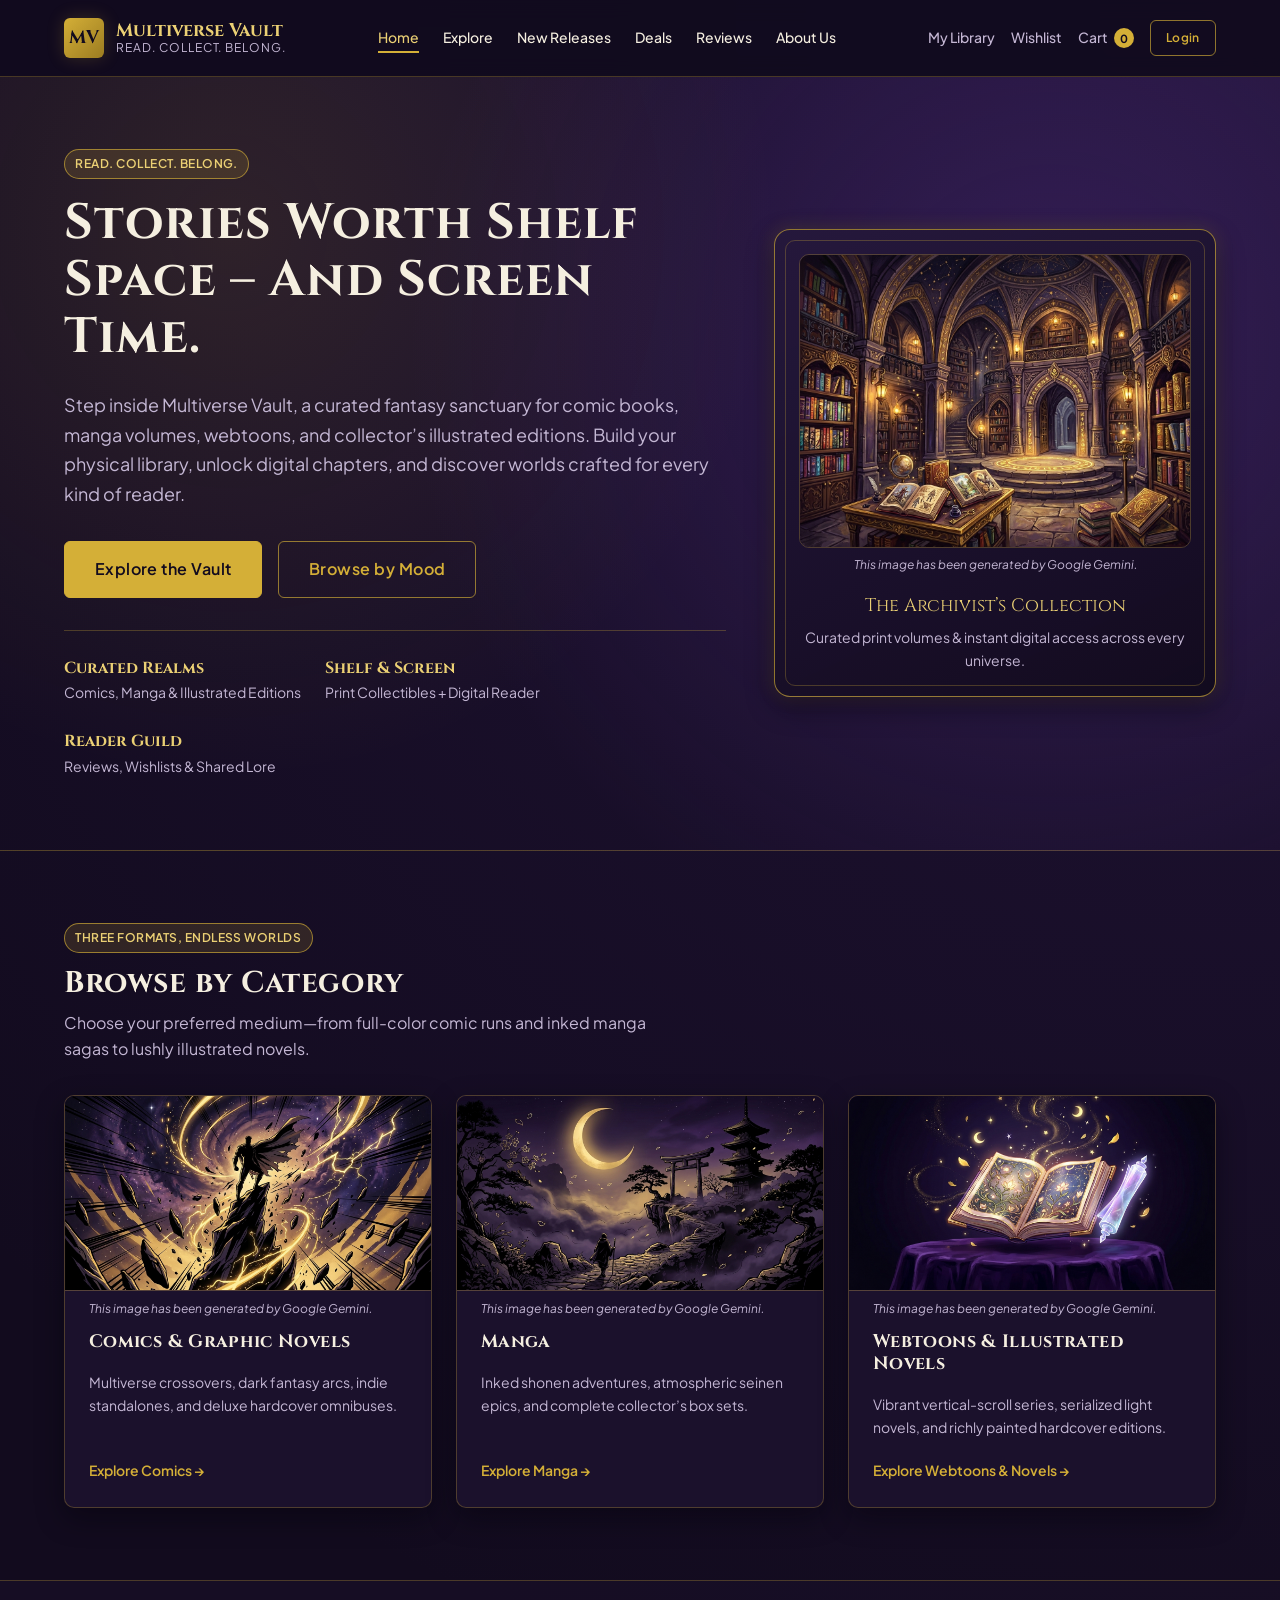
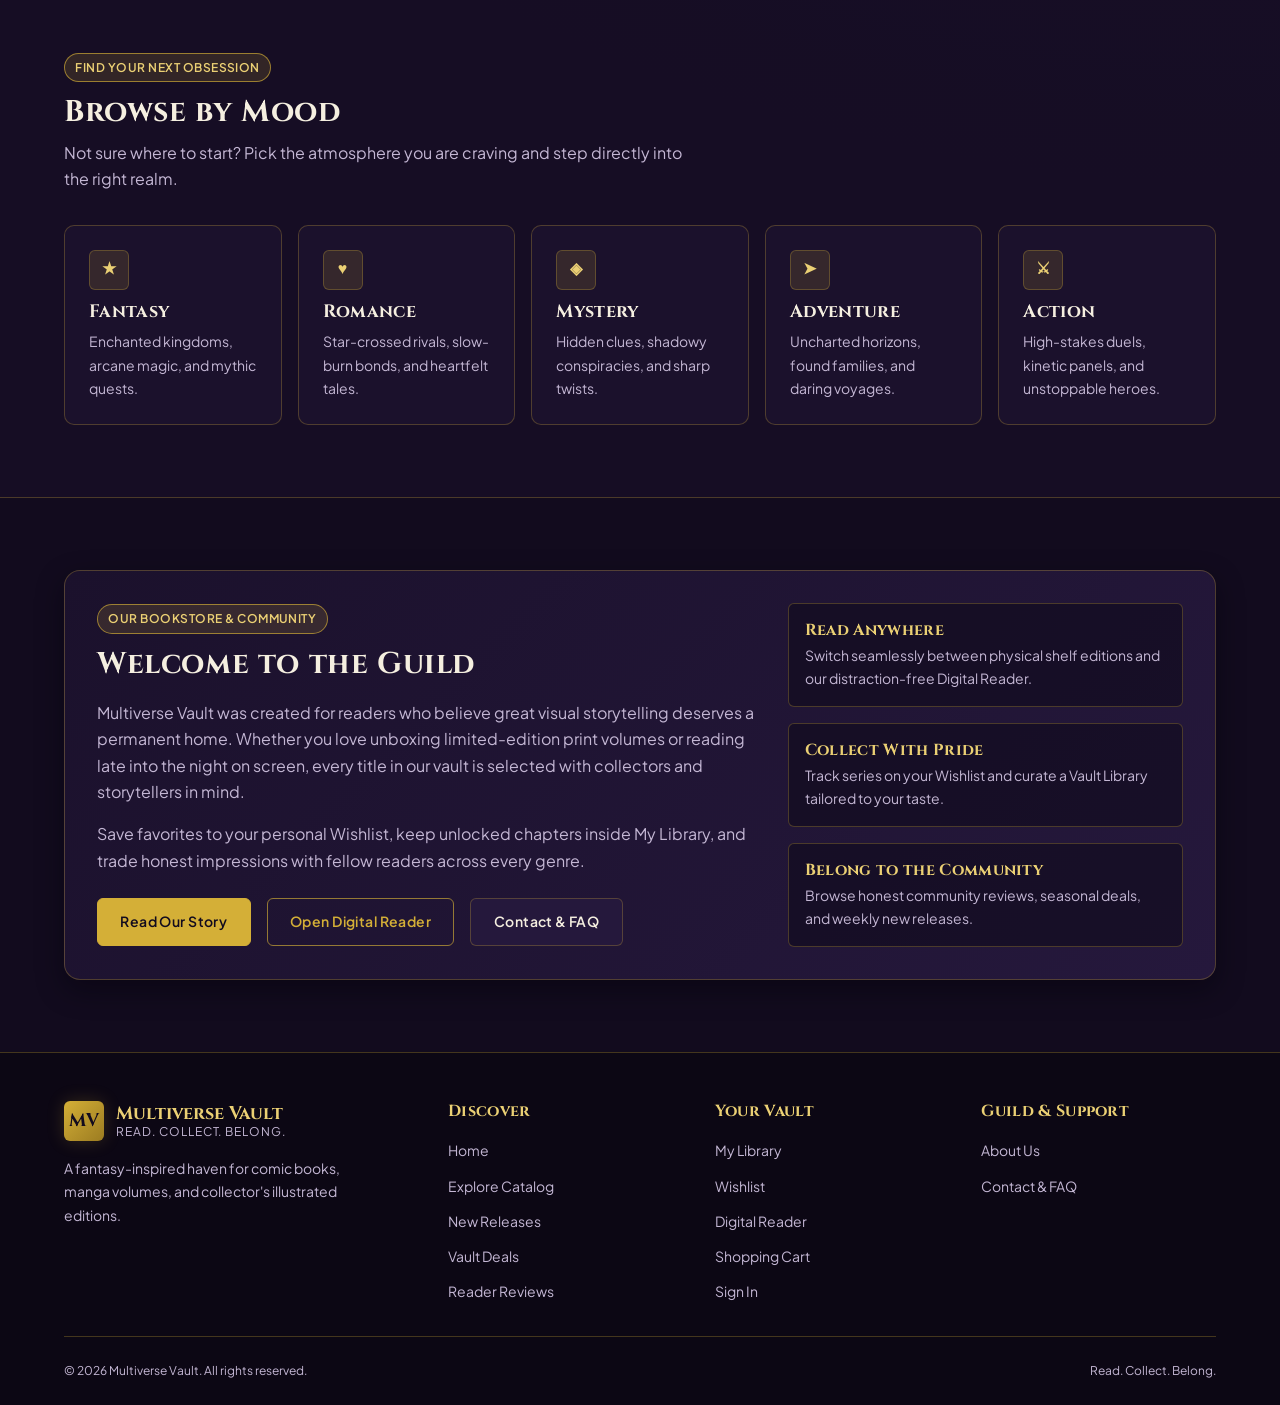
<file: index.html>
<!DOCTYPE html>
<html lang="en">
<head>
  <meta charset="UTF-8">
  <meta name="viewport" content="width=device-width, initial-scale=1.0">
  <meta name="description" content="Multiverse Vault — A fantasy-inspired comic, manga, and illustrated bookstore. Read. Collect. Belong.">
  <title>Multiverse Vault — Read. Collect. Belong.</title>

  <!-- Google Fonts (Cinzel + Plus Jakarta Sans) -->
  <link rel="preconnect" href="https://fonts.googleapis.com">
  <link rel="preconnect" href="https://fonts.gstatic.com" crossorigin>
  <link href="https://fonts.googleapis.com/css2?family=Cinzel:wght@600;700&family=Plus+Jakarta+Sans:wght@400;500;600;700&display=swap" rel="stylesheet">

  <!-- Shared Stylesheets (Root Relative Paths) -->
  <link rel="stylesheet" href="css/style.css">
  <link rel="stylesheet" href="css/responsive.css">

  <!-- Home Page Layout Styles (Uses shared CSS variables from css/style.css) -->
  <style>
    /* Hero Section */
    .hero-section {
      position: relative;
      padding: var(--space-6) 0;
      border-bottom: 1px solid var(--border-gold);
      background:
        radial-gradient(circle at 18% 20%, rgba(212, 175, 55, 0.12), transparent 45%),
        radial-gradient(circle at 82% 35%, rgba(92, 52, 150, 0.35), transparent 55%);
      overflow: hidden;
    }

    .hero-grid {
      display: grid;
      grid-template-columns: 1.2fr 0.8fr;
      align-items: center;
      gap: var(--space-5);
    }

    .hero-tagline {
      margin-bottom: var(--space-2);
    }

    .hero-title {
      font-size: clamp(2rem, 4vw, 3.1rem);
      line-height: 1.15;
      margin-bottom: var(--space-3);
      color: var(--text-cream);
    }

    .hero-intro {
      font-size: var(--fs-lg);
      max-width: 58ch;
      margin-bottom: var(--space-4);
    }

    .hero-actions {
      display: flex;
      flex-wrap: wrap;
      align-items: center;
      gap: var(--space-2);
    }

    .hero-pillars {
      display: flex;
      flex-wrap: wrap;
      gap: var(--space-3);
      margin-top: var(--space-4);
      padding-top: var(--space-3);
      border-top: 1px solid var(--border-gold);
    }

    .hero-pillar {
      font-size: var(--fs-sm);
      color: var(--text-muted);
    }

    .hero-pillar strong {
      display: block;
      font-family: var(--font-heading);
      color: var(--gold-light);
      font-size: var(--fs-base);
    }

    .hero-visual {
      position: relative;
      background: linear-gradient(155deg, rgba(37, 24, 60, 0.95), rgba(18, 11, 30, 0.98));
      border: 1px solid var(--border-gold-strong);
      border-radius: var(--radius-lg);
      padding: var(--space-3);
      box-shadow: var(--shadow-card), var(--shadow-gold);
      text-align: center;
    }

    .hero-visual::before {
      content: '';
      position: absolute;
      inset: 10px;
      border: 1px solid var(--border-gold);
      border-radius: calc(var(--radius-lg) - 6px);
      pointer-events: none;
    }

    .hero-figure {
      margin-bottom: var(--space-2);
    }

    .hero-image {
      width: 100%;
      aspect-ratio: 4 / 3;
      object-fit: cover;
      border-radius: var(--radius-md);
      border: 1px solid var(--border-gold);
    }

    .hero-visual-caption {
      font-family: var(--font-heading);
      color: var(--gold-light);
      font-size: var(--fs-lg);
      margin-bottom: 0.35rem;
    }

    .hero-visual-sub {
      font-size: var(--fs-sm);
      color: var(--text-muted);
    }

    .ai-credit {
      margin-top: 0.45rem;
      font-size: var(--fs-xs);
      color: var(--text-muted);
      font-style: italic;
    }

    /* Category Cards */
    .category-card {
      display: flex;
      flex-direction: column;
      height: 100%;
    }

    .category-figure {
      margin: 0;
    }

    .category-visual {
      height: 195px;
      overflow: hidden;
      border-bottom: 1px solid var(--border-gold);
      background-color: var(--bg-elevated);
    }

    .category-visual img {
      width: 100%;
      height: 100%;
      object-fit: cover;
      transition: transform var(--transition);
    }

    .category-card:hover .category-visual img {
      transform: scale(1.04);
    }

    .ai-credit--card {
      padding: 0.5rem var(--space-3) 0;
      margin-top: 0;
    }

    .category-card .mv-card-body {
      display: flex;
      flex-direction: column;
      flex: 1;
      gap: 0.75rem;
      padding-top: 0.75rem;
    }

    .category-cta {
      margin-top: auto;
      padding-top: 0.5rem;
      font-size: var(--fs-sm);
      font-weight: 600;
      color: var(--gold-primary);
    }

    .category-card:hover .category-cta {
      color: var(--gold-light);
    }

    /* Browse by Mood Section */
    .mood-section {
      background-color: rgba(27, 17, 44, 0.45);
      border-top: 1px solid var(--border-gold);
      border-bottom: 1px solid var(--border-gold);
    }

    .mood-grid {
      display: grid;
      grid-template-columns: repeat(auto-fit, minmax(200px, 1fr));
      gap: var(--space-2);
    }

    .mood-card {
      display: flex;
      flex-direction: column;
      gap: 0.45rem;
      padding: var(--space-3);
      background-color: var(--bg-surface);
      border: 1px solid var(--border-gold);
      border-radius: var(--radius-md);
      transition: transform var(--transition), border-color var(--transition), background-color var(--transition), box-shadow var(--transition);
    }

    .mood-card:hover {
      transform: translateY(-3px);
      background-color: var(--bg-elevated);
      border-color: var(--border-gold-strong);
      box-shadow: var(--shadow-gold);
    }

    .mood-icon {
      display: inline-flex;
      align-items: center;
      justify-content: center;
      width: 40px;
      height: 40px;
      border-radius: var(--radius-sm);
      background-color: rgba(212, 175, 55, 0.14);
      border: 1px solid var(--border-gold);
      color: var(--gold-light);
      font-family: var(--font-heading);
      font-weight: 700;
      margin-bottom: 0.25rem;
    }

    .mood-title {
      font-family: var(--font-heading);
      font-size: var(--fs-lg);
      color: var(--text-cream);
    }

    .mood-desc {
      font-size: var(--fs-sm);
      color: var(--text-muted);
    }

    /* About Multiverse Vault Section */
    .about-panel {
      display: grid;
      grid-template-columns: 1.25fr 0.75fr;
      gap: var(--space-4);
      align-items: center;
      padding: var(--space-4);
      background: linear-gradient(135deg, var(--bg-surface), var(--bg-elevated));
      border: 1px solid var(--border-gold);
      border-radius: var(--radius-lg);
      box-shadow: var(--shadow-card);
    }

    .about-copy p {
      margin-top: var(--space-2);
    }

    .about-actions {
      display: flex;
      flex-wrap: wrap;
      gap: var(--space-2);
      margin-top: var(--space-3);
    }

    .about-highlights {
      display: flex;
      flex-direction: column;
      gap: var(--space-2);
    }

    .about-highlight-item {
      padding: var(--space-2);
      background-color: rgba(18, 11, 30, 0.65);
      border: 1px solid var(--border-gold);
      border-radius: var(--radius-sm);
    }

    .about-highlight-item h3 {
      font-size: var(--fs-base);
      color: var(--gold-light);
      margin-bottom: 0.25rem;
    }

    .about-highlight-item p {
      font-size: var(--fs-sm);
    }

    /* Homepage Responsive Adjustments */
    @media (max-width: 1024px) {
      .hero-grid,
      .about-panel {
        grid-template-columns: 1fr;
      }

      .hero-visual {
        max-width: 460px;
        margin: 0 auto;
      }
    }

    @media (max-width: 768px) {
      .hero-section {
        padding: var(--space-5) 0;
      }

      .about-panel {
        padding: var(--space-3);
      }
    }
  </style>
</head>
<body>
  <!-- ==================== SHARED HEADER (ROOT) ==================== -->
  <header class="site-header">
    <div class="mv-container navbar">
      <a href="index.html" class="brand">
        <span class="brand-mark" aria-hidden="true">MV</span>
        <span class="brand-text">
          <span class="brand-name">Multiverse Vault</span>
          <span class="brand-tagline">Read. Collect. Belong.</span>
        </span>
      </a>

      <button
        type="button"
        id="nav-toggle"
        class="nav-toggle"
        aria-label="Toggle navigation menu"
        aria-expanded="false"
        aria-controls="nav-menu"
      >
        <span class="nav-toggle-bar"></span>
        <span class="nav-toggle-bar"></span>
        <span class="nav-toggle-bar"></span>
      </button>

      <nav id="nav-menu" class="nav-menu" aria-label="Primary Navigation">
        <ul class="nav-links">
          <li><a href="index.html" class="nav-link">Home</a></li>
          <li><a href="pages/explore.html" class="nav-link">Explore</a></li>
          <li><a href="pages/new-releases.html" class="nav-link">New Releases</a></li>
          <li><a href="pages/deals.html" class="nav-link">Deals</a></li>
          <li><a href="pages/reviews.html" class="nav-link">Reviews</a></li>
          <li><a href="pages/about.html" class="nav-link">About Us</a></li>
        </ul>

        <div class="nav-actions">
          <a href="pages/my-library.html" class="nav-action-link">My Library</a>
          <a href="pages/wishlist.html" class="nav-action-link">Wishlist</a>
          <a href="pages/cart.html" class="nav-action-link">
            Cart <span id="nav-cart-count" class="cart-count">0</span>
          </a>
          <a href="pages/login.html" class="btn btn-outline btn-sm">Login</a>
        </div>
      </nav>
    </div>
  </header>

  <!-- ==================== HOME PAGE CONTENT ==================== -->
  <main>
    <!-- 1. Hero Section -->
    <section class="hero-section">
      <div class="mv-container hero-grid">
        <div class="hero-content">
          <span class="mv-badge mv-badge-gold hero-tagline">Read. Collect. Belong.</span>
          <h1 class="hero-title">Stories Worth Shelf Space &ndash; And Screen Time.</h1>
          <p class="hero-intro">
            Step inside Multiverse Vault, a curated fantasy sanctuary for comic books, manga volumes,
            webtoons, and collector&rsquo;s illustrated editions. Build your physical library, unlock
            digital chapters, and discover worlds crafted for every kind of reader.
          </p>

          <div class="hero-actions">
            <a href="pages/explore.html" class="btn btn-gold btn-lg btn-block-mobile">Explore the Vault</a>
            <a href="#browse-mood" class="btn btn-outline btn-lg btn-block-mobile">Browse by Mood</a>
          </div>

          <div class="hero-pillars">
            <div class="hero-pillar">
              <strong>Curated Realms</strong>
              Comics, Manga &amp; Illustrated Editions
            </div>
            <div class="hero-pillar">
              <strong>Shelf &amp; Screen</strong>
              Print Collectibles + Digital Reader
            </div>
            <div class="hero-pillar">
              <strong>Reader Guild</strong>
              Reviews, Wishlists &amp; Shared Lore
            </div>
          </div>
        </div>

        <aside class="hero-visual" aria-label="Multiverse Vault showcase artwork">
          <figure class="hero-figure">
            <img
              src="images/hero-vault.jpg"
              alt="Ornate midnight-purple and antique-gold arcane vault library lined with comics, manga, and illustrated tomes"
              class="hero-image"
            >
            <figcaption class="ai-credit">This image has been generated by Google Gemini.</figcaption>
          </figure>
          <p class="hero-visual-caption">The Archivist&rsquo;s Collection</p>
          <p class="hero-visual-sub">Curated print volumes &amp; instant digital access across every universe.</p>
        </aside>
      </div>
    </section>

    <!-- 2. Browse by Category -->
    <section class="mv-section" aria-labelledby="category-heading">
      <div class="mv-container">
        <div class="mv-section-header">
          <span class="mv-badge mv-badge-gold">Three Formats, Endless Worlds</span>
          <h2 id="category-heading" style="margin-top: 0.75rem;">Browse by Category</h2>
          <p>
            Choose your preferred medium&mdash;from full-color comic runs and inked manga sagas to
            lushly illustrated novels.
          </p>
        </div>

        <div class="mv-grid-3">
          <a href="pages/explore.html?category=comics" class="mv-card category-card">
            <figure class="category-figure">
              <div class="category-visual">
                <img
                  src="images/category-comics.jpg"
                  alt="Fantasy comic book artwork featuring a cloaked hero silhouette and glowing gold energy arcs"
                >
              </div>
              <figcaption class="ai-credit ai-credit--card">
                This image has been generated by Google Gemini.
              </figcaption>
            </figure>
            <div class="mv-card-body">
              <h3 class="mv-card-title">Comics &amp; Graphic Novels</h3>
              <p class="mv-card-meta">
                Multiverse crossovers, dark fantasy arcs, indie standalones, and deluxe hardcover omnibuses.
              </p>
              <span class="category-cta">Explore Comics &rarr;</span>
            </div>
          </a>

          <a href="pages/explore.html?category=manga" class="mv-card category-card">
            <figure class="category-figure">
              <div class="category-visual">
                <img
                  src="images/category-manga.jpg"
                  alt="Fantasy manga artwork with a misty torii gate, pagoda, and golden crescent moon"
                >
              </div>
              <figcaption class="ai-credit ai-credit--card">
                This image has been generated by Google Gemini.
              </figcaption>
            </figure>
            <div class="mv-card-body">
              <h3 class="mv-card-title">Manga</h3>
              <p class="mv-card-meta">
                Inked shonen adventures, atmospheric seinen epics, and complete collector&rsquo;s box sets.
              </p>
              <span class="category-cta">Explore Manga &rarr;</span>
            </div>
          </a>

          <a href="pages/explore.html?category=webtoons" class="mv-card category-card">
            <figure class="category-figure">
              <div class="category-visual">
                <img
                  src="images/category-webtoons.jpg"
                  alt="Fantasy illustrated storybook and glowing crystalline scroll surrounded by golden stardust"
                >
              </div>
              <figcaption class="ai-credit ai-credit--card">
                This image has been generated by Google Gemini.
              </figcaption>
            </figure>
            <div class="mv-card-body">
              <h3 class="mv-card-title">Webtoons &amp; Illustrated Novels</h3>
              <p class="mv-card-meta">
                Vibrant vertical-scroll series, serialized light novels, and richly painted hardcover editions.
              </p>
              <span class="category-cta">Explore Webtoons &amp; Novels &rarr;</span>
            </div>
          </a>
        </div>
      </div>
    </section>

    <!-- 3. Browse by Mood -->
    <section id="browse-mood" class="mv-section mood-section" aria-labelledby="mood-heading">
      <div class="mv-container">
        <div class="mv-section-header">
          <span class="mv-badge mv-badge-gold">Find Your Next Obsession</span>
          <h2 id="mood-heading" style="margin-top: 0.75rem;">Browse by Mood</h2>
          <p>
            Not sure where to start? Pick the atmosphere you are craving and step directly into the right realm.
          </p>
        </div>

        <div class="mood-grid">
          <a href="pages/explore.html?mood=fantasy" class="mood-card">
            <span class="mood-icon" aria-hidden="true">&#9733;</span>
            <h3 class="mood-title">Fantasy</h3>
            <p class="mood-desc">Enchanted kingdoms, arcane magic, and mythic quests.</p>
          </a>

          <a href="pages/explore.html?mood=romance" class="mood-card">
            <span class="mood-icon" aria-hidden="true">&#9829;</span>
            <h3 class="mood-title">Romance</h3>
            <p class="mood-desc">Star-crossed rivals, slow-burn bonds, and heartfelt tales.</p>
          </a>

          <a href="pages/explore.html?mood=mystery" class="mood-card">
            <span class="mood-icon" aria-hidden="true">&#9672;</span>
            <h3 class="mood-title">Mystery</h3>
            <p class="mood-desc">Hidden clues, shadowy conspiracies, and sharp twists.</p>
          </a>

          <a href="pages/explore.html?mood=adventure" class="mood-card">
            <span class="mood-icon" aria-hidden="true">&#10148;</span>
            <h3 class="mood-title">Adventure</h3>
            <p class="mood-desc">Uncharted horizons, found families, and daring voyages.</p>
          </a>

          <a href="pages/explore.html?mood=action" class="mood-card">
            <span class="mood-icon" aria-hidden="true">&#9876;</span>
            <h3 class="mood-title">Action</h3>
            <p class="mood-desc">High-stakes duels, kinetic panels, and unstoppable heroes.</p>
          </a>
        </div>
      </div>
    </section>

    <!-- 4. About Multiverse Vault -->
    <section class="mv-section" aria-labelledby="about-heading">
      <div class="mv-container">
        <div class="about-panel">
          <div class="about-copy">
            <span class="mv-badge mv-badge-gold">Our Bookstore &amp; Community</span>
            <h2 id="about-heading" style="margin-top: 0.75rem;">Welcome to the Guild</h2>
            <p>
              Multiverse Vault was created for readers who believe great visual storytelling deserves a
              permanent home. Whether you love unboxing limited-edition print volumes or reading late into
              the night on screen, every title in our vault is selected with collectors and storytellers in mind.
            </p>
            <p>
              Save favorites to your personal Wishlist, keep unlocked chapters inside My Library, and trade
              honest impressions with fellow readers across every genre.
            </p>
            <div class="about-actions">
              <a href="pages/about.html" class="btn btn-gold">Read Our Story</a>
              <a href="pages/reader.html" class="btn btn-outline">Open Digital Reader</a>
              <a href="pages/contact.html" class="btn btn-ghost">Contact &amp; FAQ</a>
            </div>
          </div>

          <div class="about-highlights">
            <div class="about-highlight-item">
              <h3>Read Anywhere</h3>
              <p>Switch seamlessly between physical shelf editions and our distraction-free Digital Reader.</p>
            </div>
            <div class="about-highlight-item">
              <h3>Collect With Pride</h3>
              <p>Track series on your Wishlist and curate a Vault Library tailored to your taste.</p>
            </div>
            <div class="about-highlight-item">
              <h3>Belong to the Community</h3>
              <p>Browse honest community reviews, seasonal deals, and weekly new releases.</p>
            </div>
          </div>
        </div>
      </div>
    </section>
  </main>

  <!-- ==================== SHARED FOOTER (ROOT) ==================== -->
  <footer class="site-footer">
    <div class="mv-container">
      <div class="footer-grid">
        <div class="footer-brand">
          <a href="index.html" class="brand">
            <span class="brand-mark" aria-hidden="true">MV</span>
            <span class="brand-text">
              <span class="brand-name">Multiverse Vault</span>
              <span class="brand-tagline">Read. Collect. Belong.</span>
            </span>
          </a>
          <p>
            A fantasy-inspired haven for comic books, manga volumes, and collector's illustrated editions.
          </p>
        </div>

        <div>
          <h3 class="footer-heading">Discover</h3>
          <ul class="footer-links">
            <li><a href="index.html">Home</a></li>
            <li><a href="pages/explore.html">Explore Catalog</a></li>
            <li><a href="pages/new-releases.html">New Releases</a></li>
            <li><a href="pages/deals.html">Vault Deals</a></li>
            <li><a href="pages/reviews.html">Reader Reviews</a></li>
          </ul>
        </div>

        <div>
          <h3 class="footer-heading">Your Vault</h3>
          <ul class="footer-links">
            <li><a href="pages/my-library.html">My Library</a></li>
            <li><a href="pages/wishlist.html">Wishlist</a></li>
            <li><a href="pages/reader.html">Digital Reader</a></li>
            <li><a href="pages/cart.html">Shopping Cart</a></li>
            <li><a href="pages/login.html">Sign In</a></li>
          </ul>
        </div>

        <div>
          <h3 class="footer-heading">Guild &amp; Support</h3>
          <ul class="footer-links">
            <li><a href="pages/about.html">About Us</a></li>
            <li><a href="pages/contact.html">Contact &amp; FAQ</a></li>
          </ul>
        </div>
      </div>

      <div class="footer-bottom">
        <span>&copy; <span id="footer-year">2026</span> Multiverse Vault. All rights reserved.</span>
        <span>Read. Collect. Belong.</span>
      </div>
    </div>
  </footer>

  <!-- Shared Script (Root Relative Path) -->
  <script src="js/main.js"></script>
</body>
</html>
</file>
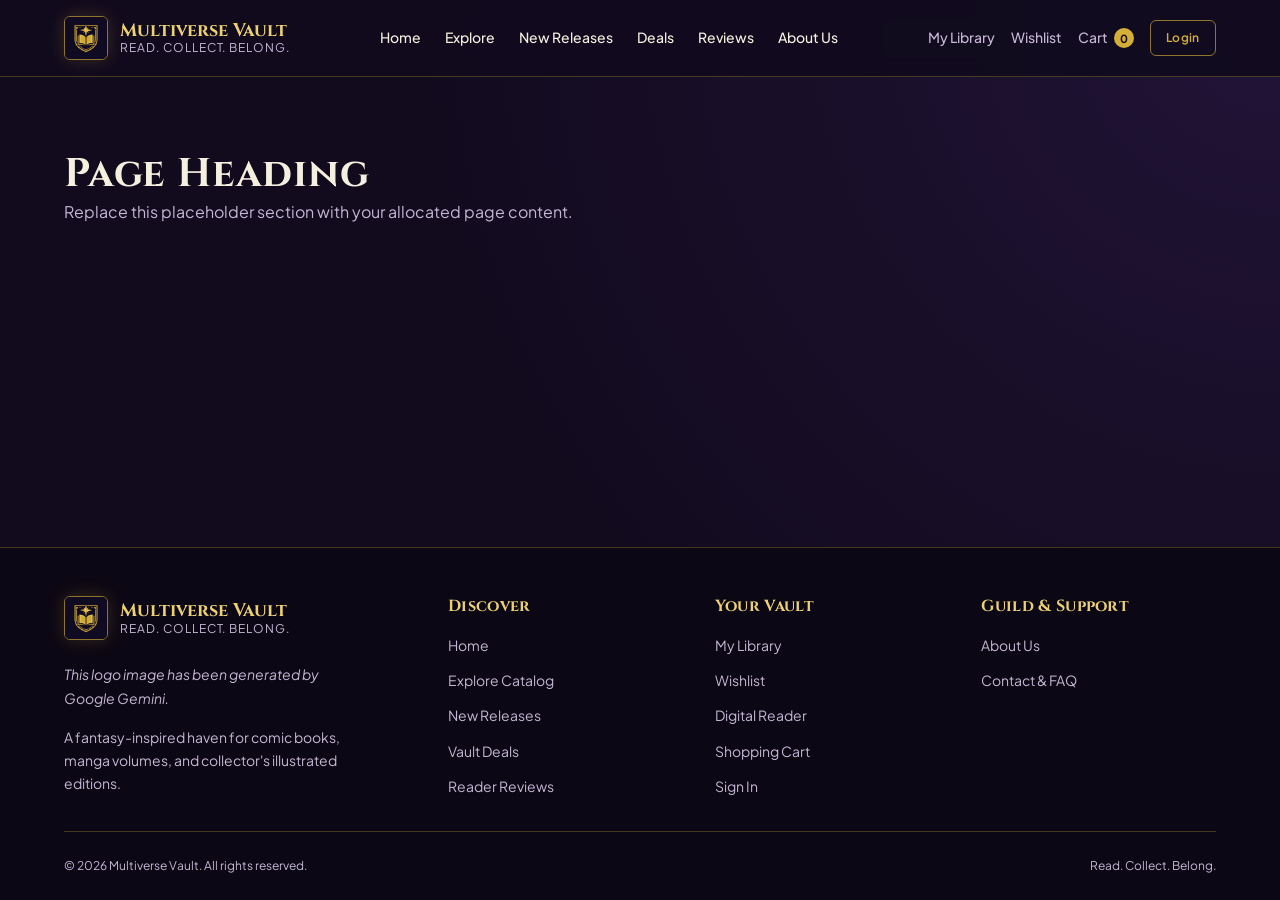
<file: docs/template-page.html>
<!DOCTYPE html>
<html lang="en">
<head>
  <meta charset="UTF-8">
  <meta name="viewport" content="width=device-width, initial-scale=1.0">
  <!-- STEP 1: Update the page title below -->
  <title>Page Title | Multiverse Vault</title>
  <link rel="icon" type="image/jpeg" href="../images/logo.jpg">

  <!-- Google Fonts (Cinzel + Plus Jakarta Sans) -->
  <link rel="preconnect" href="https://fonts.googleapis.com">
  <link rel="preconnect" href="https://fonts.gstatic.com" crossorigin>
  <link href="https://fonts.googleapis.com/css2?family=Cinzel:wght@600;700&family=Plus+Jakarta+Sans:wght@400;500;600;700&display=swap" rel="stylesheet">

  <!-- Shared Stylesheets (Subpage Relative Paths: ../) -->
  <link rel="stylesheet" href="../css/style.css">
  <link rel="stylesheet" href="../css/responsive.css">
</head>
<body>
  <!-- ==================== SHARED HEADER (SUBPAGE) ==================== -->
  <header class="site-header">
    <div class="mv-container navbar">
      <a href="../index.html" class="brand">
        <img src="../images/logo.jpg" alt="Multiverse Vault Logo" class="brand-logo" title="This image has been generated by Google Gemini.">
        <span class="brand-text">
          <span class="brand-name">Multiverse Vault</span>
          <span class="brand-tagline">Read. Collect. Belong.</span>
        </span>
      </a>

      <button
        type="button"
        id="nav-toggle"
        class="nav-toggle"
        aria-label="Toggle navigation menu"
        aria-expanded="false"
        aria-controls="nav-menu"
      >
        <span class="nav-toggle-bar"></span>
        <span class="nav-toggle-bar"></span>
        <span class="nav-toggle-bar"></span>
      </button>

      <nav id="nav-menu" class="nav-menu" aria-label="Primary Navigation">
        <ul class="nav-links">
          <li><a href="../index.html" class="nav-link">Home</a></li>
          <li><a href="explore.html" class="nav-link">Explore</a></li>
          <li><a href="new-releases.html" class="nav-link">New Releases</a></li>
          <li><a href="deals.html" class="nav-link">Deals</a></li>
          <li><a href="reviews.html" class="nav-link">Reviews</a></li>
          <li><a href="about.html" class="nav-link">About Us</a></li>
        </ul>

        <div class="nav-actions">
          <a href="my-library.html" class="nav-action-link">My Library</a>
          <a href="wishlist.html" class="nav-action-link">Wishlist</a>
          <a href="cart.html" class="nav-action-link">
            Cart <span id="nav-cart-count" class="cart-count">0</span>
          </a>
          <a href="login.html" class="btn btn-outline btn-sm">Login</a>
        </div>
      </nav>
    </div>
  </header>

  <!-- ==================== PAGE CONTENT ==================== -->
  <main>
    <section class="mv-section">
      <div class="mv-container">
        <!-- STEP 2: Build your allocated page content here -->
        <h1>Page Heading</h1>
        <p>Replace this placeholder section with your allocated page content.</p>
      </div>
    </section>
  </main>

  <!-- ==================== SHARED FOOTER (SUBPAGE) ==================== -->
  <footer class="site-footer">
    <div class="mv-container">
      <div class="footer-grid">
        <div class="footer-brand">
          <a href="../index.html" class="brand">
            <img src="../images/logo.jpg" alt="Multiverse Vault Logo" class="brand-logo">
            <span class="brand-text">
              <span class="brand-name">Multiverse Vault</span>
              <span class="brand-tagline">Read. Collect. Belong.</span>
            </span>
          </a>
          <p class="brand-ai-credit">This logo image has been generated by Google Gemini.</p>
          <p>
            A fantasy-inspired haven for comic books, manga volumes, and collector's illustrated editions.
          </p>
        </div>

        <div>
          <h3 class="footer-heading">Discover</h3>
          <ul class="footer-links">
            <li><a href="../index.html">Home</a></li>
            <li><a href="explore.html">Explore Catalog</a></li>
            <li><a href="new-releases.html">New Releases</a></li>
            <li><a href="deals.html">Vault Deals</a></li>
            <li><a href="reviews.html">Reader Reviews</a></li>
          </ul>
        </div>

        <div>
          <h3 class="footer-heading">Your Vault</h3>
          <ul class="footer-links">
            <li><a href="my-library.html">My Library</a></li>
            <li><a href="wishlist.html">Wishlist</a></li>
            <li><a href="reader.html">Digital Reader</a></li>
            <li><a href="cart.html">Shopping Cart</a></li>
            <li><a href="login.html">Sign In</a></li>
          </ul>
        </div>

        <div>
          <h3 class="footer-heading">Guild &amp; Support</h3>
          <ul class="footer-links">
            <li><a href="about.html">About Us</a></li>
            <li><a href="contact.html">Contact &amp; FAQ</a></li>
          </ul>
        </div>
      </div>

      <div class="footer-bottom">
        <span>&copy; <span id="footer-year">2026</span> Multiverse Vault. All rights reserved.</span>
        <span>Read. Collect. Belong.</span>
      </div>
    </div>
  </footer>

  <!-- Shared Script (Subpage Relative Path: ../) -->
  <script src="../js/main.js"></script>
</body>
</html>
</file>
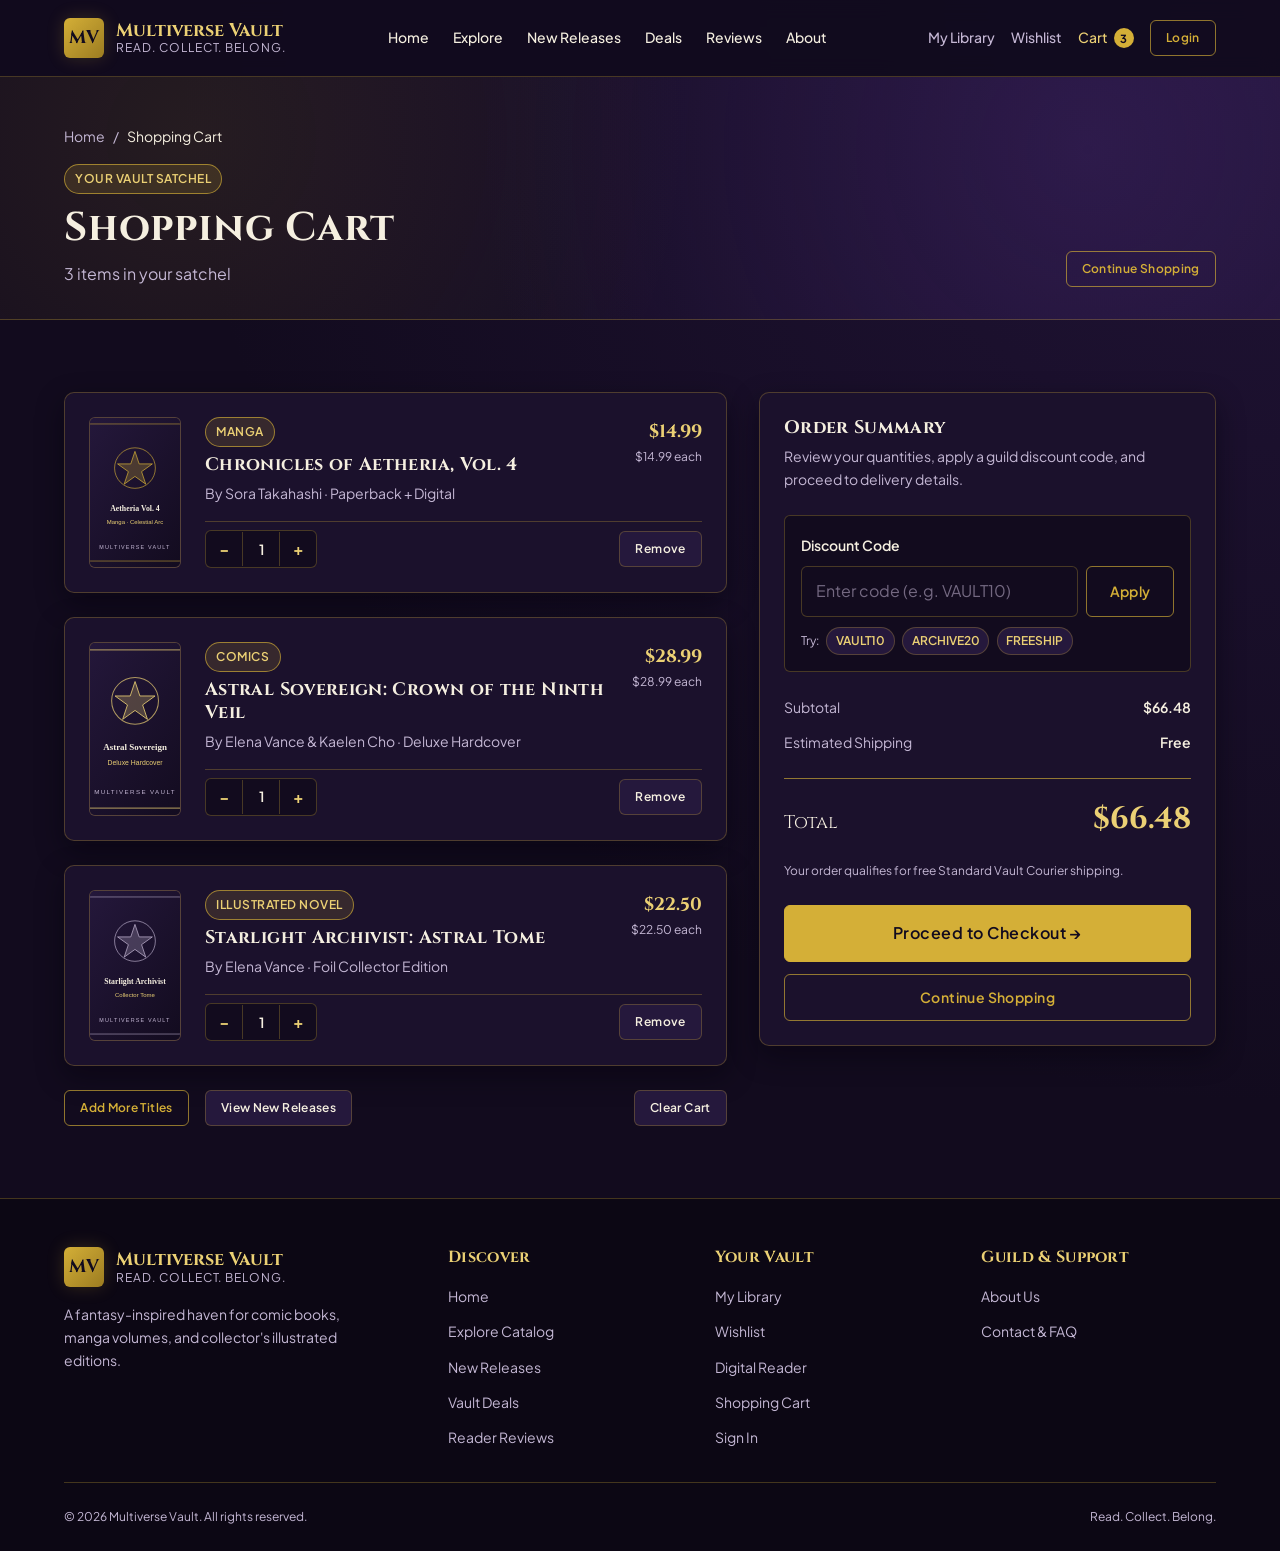
<file: pages/cart.html>
<!DOCTYPE html>
<html lang="en">
<head>
  <meta charset="UTF-8">
  <meta name="viewport" content="width=device-width, initial-scale=1.0">
  <meta name="description" content="Review your selected comics, manga, and illustrated editions in your Multiverse Vault shopping cart.">
  <title>Shopping Cart | Multiverse Vault</title>

  <!-- Google Fonts (Cinzel + Plus Jakarta Sans) -->
  <link rel="preconnect" href="https://fonts.googleapis.com">
  <link rel="preconnect" href="https://fonts.gstatic.com" crossorigin>
  <link href="https://fonts.googleapis.com/css2?family=Cinzel:wght@600;700&family=Plus+Jakarta+Sans:wght@400;500;600;700&display=swap" rel="stylesheet">

  <!-- Shared Stylesheets (Subpage Relative Paths: ../) -->
  <link rel="stylesheet" href="../css/style.css">
  <link rel="stylesheet" href="../css/responsive.css">

  <!-- Cart Page Layout Styles (Uses shared CSS variables from css/style.css) -->
  <style>
    [hidden] {
      display: none !important;
    }

    .cart-hero {
      padding: var(--space-5) 0 var(--space-4);
      border-bottom: 1px solid var(--border-gold);
      background:
        radial-gradient(circle at 15% 25%, rgba(212, 175, 55, 0.1), transparent 45%),
        radial-gradient(circle at 85% 30%, rgba(92, 52, 150, 0.25), transparent 55%);
    }

    .mv-breadcrumb {
      display: flex;
      flex-wrap: wrap;
      align-items: center;
      gap: 0.5rem;
      font-size: var(--fs-sm);
      color: var(--text-muted);
      margin-bottom: var(--space-2);
    }

    .mv-breadcrumb a:hover {
      color: var(--gold-light);
    }

    .cart-header-row {
      display: flex;
      flex-wrap: wrap;
      align-items: flex-end;
      justify-content: space-between;
      gap: var(--space-2);
    }

    .cart-header-row p {
      margin-top: 0.45rem;
    }

    .cart-layout {
      display: grid;
      grid-template-columns: 1.45fr 1fr;
      gap: var(--space-4);
      align-items: start;
    }

    .cart-items-stack {
      display: flex;
      flex-direction: column;
      gap: var(--space-3);
    }

    .cart-item-card:hover {
      transform: none;
    }

    .cart-item-row {
      display: flex;
      gap: var(--space-3);
      padding: var(--space-3);
      align-items: stretch;
    }

    .cart-item-cover {
      width: 92px;
      flex-shrink: 0;
      border-radius: var(--radius-sm);
      overflow: hidden;
      border: 1px solid var(--border-gold);
      background-color: var(--bg-elevated);
      aspect-ratio: 18 / 25;
    }

    .cart-item-cover img {
      width: 100%;
      height: 100%;
      object-fit: cover;
    }

    .cart-item-details {
      flex: 1;
      min-width: 0;
      display: flex;
      flex-direction: column;
      justify-content: space-between;
      gap: var(--space-2);
    }

    .cart-item-top {
      display: flex;
      justify-content: space-between;
      align-items: flex-start;
      gap: var(--space-2);
    }

    .cart-item-title {
      margin-top: 0.45rem;
      color: var(--text-cream);
    }

    .cart-item-pricing {
      text-align: right;
      flex-shrink: 0;
    }

    .cart-line-total {
      display: block;
      font-family: var(--font-heading);
      font-size: var(--fs-lg);
      font-weight: 700;
      color: var(--gold-light);
    }

    .cart-unit-price {
      display: block;
      font-size: var(--fs-xs);
      color: var(--text-muted);
    }

    .cart-item-controls {
      display: flex;
      flex-wrap: wrap;
      align-items: center;
      justify-content: space-between;
      gap: var(--space-2);
      padding-top: var(--space-1);
      border-top: 1px solid var(--border-gold);
    }

    .qty-control {
      display: inline-flex;
      align-items: center;
      background-color: var(--bg-vault);
      border: 1px solid var(--border-gold);
      border-radius: var(--radius-sm);
      overflow: hidden;
    }

    .qty-btn {
      display: inline-flex;
      align-items: center;
      justify-content: center;
      width: 36px;
      height: 36px;
      color: var(--gold-light);
      font-weight: 700;
      font-size: var(--fs-base);
      transition: background-color var(--transition), color var(--transition);
    }

    .qty-btn:hover {
      background-color: rgba(212, 175, 55, 0.16);
      color: var(--text-cream);
    }

    .qty-value {
      min-width: 38px;
      text-align: center;
      font-size: var(--fs-sm);
      font-weight: 600;
      color: var(--text-cream);
      border-left: 1px solid var(--border-gold);
      border-right: 1px solid var(--border-gold);
      padding: 0.35rem 0.5rem;
    }

    .cart-toolbar {
      display: flex;
      flex-wrap: wrap;
      align-items: center;
      justify-content: space-between;
      gap: var(--space-2);
      margin-top: var(--space-3);
    }

    .cart-toolbar-links {
      display: flex;
      flex-wrap: wrap;
      gap: var(--space-2);
    }

    /* Order Summary Card */
    .cart-summary-card {
      position: sticky;
      top: calc(var(--header-height) + 1.5rem);
    }

    .cart-summary-card:hover {
      transform: none;
    }

    .promo-box {
      margin: var(--space-3) 0;
      padding: var(--space-2);
      background-color: var(--bg-vault);
      border: 1px solid var(--border-gold);
      border-radius: var(--radius-sm);
    }

    .promo-input-row {
      display: flex;
      gap: 0.5rem;
      margin-top: 0.45rem;
    }

    .promo-input-row .mv-input {
      flex: 1;
      min-width: 0;
    }

    .promo-hints {
      display: flex;
      flex-wrap: wrap;
      align-items: center;
      gap: 0.45rem;
      margin-top: 0.65rem;
      font-size: var(--fs-xs);
      color: var(--text-muted);
    }

    .promo-chip {
      padding: 0.2rem 0.55rem;
      border-radius: var(--radius-pill);
      border: 1px solid var(--border-gold);
      background-color: var(--bg-elevated);
      color: var(--gold-light);
      font-size: var(--fs-xs);
      font-weight: 600;
      transition: border-color var(--transition), background-color var(--transition);
    }

    .promo-chip:hover {
      border-color: var(--gold-primary);
      background-color: rgba(212, 175, 55, 0.14);
    }

    .mv-feedback {
      margin-top: 0.65rem;
      padding: 0.55rem 0.75rem;
      border-radius: var(--radius-sm);
      font-size: var(--fs-xs);
      font-weight: 500;
    }

    .mv-feedback.is-success {
      background-color: rgba(63, 163, 112, 0.16);
      border: 1px solid rgba(63, 163, 112, 0.5);
      color: #a8e6c5;
    }

    .mv-feedback.is-error {
      background-color: rgba(217, 83, 79, 0.16);
      border: 1px solid rgba(217, 83, 79, 0.55);
      color: #ffb3b0;
    }

    .active-promo-pill {
      display: flex;
      align-items: center;
      justify-content: space-between;
      gap: 0.5rem;
      margin-top: 0.65rem;
      padding: 0.5rem 0.7rem;
      border-radius: var(--radius-sm);
      background-color: rgba(212, 175, 55, 0.12);
      border: 1px solid var(--border-gold-strong);
      font-size: var(--fs-xs);
      color: var(--gold-light);
    }

    .summary-rows {
      display: flex;
      flex-direction: column;
      gap: 0.75rem;
      margin-bottom: var(--space-3);
    }

    .summary-row {
      display: flex;
      align-items: center;
      justify-content: space-between;
      gap: 1rem;
      font-size: var(--fs-sm);
      color: var(--text-muted);
    }

    .summary-row strong {
      color: var(--text-cream);
      font-weight: 600;
    }

    .summary-row.is-discount strong {
      color: #8ee0b5;
    }

    .summary-total-row {
      display: flex;
      align-items: baseline;
      justify-content: space-between;
      gap: 1rem;
      padding-top: var(--space-2);
      border-top: 1px solid var(--border-gold-strong);
      margin-bottom: var(--space-2);
    }

    .summary-total-label {
      font-family: var(--font-heading);
      font-size: var(--fs-lg);
      color: var(--text-cream);
    }

    .summary-total-value {
      font-family: var(--font-heading);
      font-size: var(--fs-2xl);
      font-weight: 700;
      color: var(--gold-light);
    }

    .shipping-note {
      font-size: var(--fs-xs);
      color: var(--text-muted);
      margin-bottom: var(--space-3);
    }

    .summary-actions {
      display: flex;
      flex-direction: column;
      gap: 0.75rem;
    }

    /* Empty Cart State */
    .empty-state-card {
      text-align: center;
      padding: var(--space-5) var(--space-3);
      max-width: 640px;
      margin: 0 auto;
    }

    .empty-state-card:hover {
      transform: none;
    }

    .empty-state-icon {
      display: inline-flex;
      align-items: center;
      justify-content: center;
      width: 64px;
      height: 64px;
      margin-bottom: var(--space-2);
      border-radius: var(--radius-pill);
      background-color: rgba(212, 175, 55, 0.14);
      border: 1px solid var(--border-gold-strong);
      font-family: var(--font-heading);
      font-size: var(--fs-xl);
      color: var(--gold-light);
    }

    .empty-state-card p {
      max-width: 46ch;
      margin: var(--space-1) auto var(--space-3);
    }

    .empty-state-actions {
      display: flex;
      flex-wrap: wrap;
      justify-content: center;
      gap: var(--space-2);
    }

    @media (max-width: 1024px) {
      .cart-layout {
        grid-template-columns: 1fr;
      }

      .cart-summary-card {
        position: static;
      }
    }

    @media (max-width: 600px) {
      .cart-item-row {
        flex-direction: column;
      }

      .cart-item-cover {
        width: 110px;
      }

      .cart-item-top {
        flex-direction: column;
      }

      .cart-item-pricing {
        text-align: left;
      }

      .promo-input-row {
        flex-direction: column;
      }
    }
  </style>
</head>
<body>
  <!-- ==================== SHARED HEADER (SUBPAGE) ==================== -->
  <header class="site-header">
    <div class="mv-container navbar">
      <a href="../index.html" class="brand">
        <span class="brand-mark" aria-hidden="true">MV</span>
        <span class="brand-text">
          <span class="brand-name">Multiverse Vault</span>
          <span class="brand-tagline">Read. Collect. Belong.</span>
        </span>
      </a>

      <button
        type="button"
        id="nav-toggle"
        class="nav-toggle"
        aria-label="Toggle navigation menu"
        aria-expanded="false"
        aria-controls="nav-menu"
      >
        <span class="nav-toggle-bar"></span>
        <span class="nav-toggle-bar"></span>
        <span class="nav-toggle-bar"></span>
      </button>

      <nav id="nav-menu" class="nav-menu" aria-label="Primary Navigation">
        <ul class="nav-links">
          <li><a href="../index.html" class="nav-link">Home</a></li>
          <li><a href="explore.html" class="nav-link">Explore</a></li>
          <li><a href="new-releases.html" class="nav-link">New Releases</a></li>
          <li><a href="deals.html" class="nav-link">Deals</a></li>
          <li><a href="reviews.html" class="nav-link">Reviews</a></li>
          <li><a href="about.html" class="nav-link">About</a></li>
        </ul>

        <div class="nav-actions">
          <a href="my-library.html" class="nav-action-link">My Library</a>
          <a href="wishlist.html" class="nav-action-link">Wishlist</a>
          <a href="cart.html" class="nav-action-link">
            Cart <span id="nav-cart-count" class="cart-count">0</span>
          </a>
          <a href="login.html" class="btn btn-outline btn-sm">Login</a>
        </div>
      </nav>
    </div>
  </header>

  <!-- ==================== CART PAGE CONTENT ==================== -->
  <main id="cart-page">
    <section class="cart-hero">
      <div class="mv-container">
        <nav class="mv-breadcrumb" aria-label="Breadcrumb">
          <a href="../index.html">Home</a>
          <span aria-hidden="true">/</span>
          <span class="text-cream">Shopping Cart</span>
        </nav>

        <div class="cart-header-row">
          <div>
            <span class="mv-badge mv-badge-gold">Your Vault Satchel</span>
            <h1 style="margin-top: 0.6rem;">Shopping Cart</h1>
            <p id="cart-item-count-text">0 items in your satchel</p>
          </div>
          <a href="explore.html" class="btn btn-outline btn-sm">Continue Shopping</a>
        </div>
      </div>
    </section>

    <section class="mv-section">
      <div class="mv-container">
        <!-- Empty Cart State -->
        <div id="cart-empty-state" class="mv-card empty-state-card" hidden>
          <div class="empty-state-icon" aria-hidden="true">MV</div>
          <h2>Your Vault Satchel Is Empty</h2>
          <p>
            Looks like you haven&rsquo;t added any comics, manga volumes, or collector&rsquo;s editions yet.
            Explore our shelves or load sample editions to preview checkout.
          </p>
          <div class="empty-state-actions">
            <a href="explore.html" class="btn btn-gold">Explore Catalog</a>
            <a href="deals.html" class="btn btn-outline">Browse Vault Deals</a>
            <button type="button" id="load-sample-cart-btn" class="btn btn-ghost">Load Sample Items</button>
          </div>
        </div>

        <!-- Cart Layout: Items + Order Summary -->
        <div class="cart-layout">
          <div id="cart-items-wrapper">
            <div id="cart-items-list" class="cart-items-stack" aria-live="polite"></div>

            <div class="cart-toolbar">
              <div class="cart-toolbar-links">
                <a href="explore.html" class="btn btn-outline btn-sm">Add More Titles</a>
                <a href="new-releases.html" class="btn btn-ghost btn-sm">View New Releases</a>
              </div>
              <button type="button" id="clear-cart-btn" class="btn btn-ghost btn-sm">Clear Cart</button>
            </div>
          </div>

          <!-- Order Summary & Discount Box -->
          <aside id="cart-summary-card" class="mv-card cart-summary-card" aria-label="Order Summary">
            <div class="mv-card-body">
              <h2 class="mv-card-title">Order Summary</h2>
              <p class="mv-card-meta">Review your quantities, apply a guild discount code, and proceed to delivery details.</p>

              <!-- Discount Code Box -->
              <form id="discount-form" class="promo-box" novalidate>
                <label for="discount-code-input" class="mv-label">Discount Code</label>
                <div class="promo-input-row">
                  <input
                    type="text"
                    id="discount-code-input"
                    class="mv-input"
                    placeholder="Enter code (e.g. VAULT10)"
                    autocomplete="off"
                  >
                  <button type="submit" id="apply-discount-btn" class="btn btn-outline">Apply</button>
                </div>

                <div class="promo-hints">
                  <span>Try:</span>
                  <button type="button" class="promo-chip" data-promo-chip="VAULT10">VAULT10</button>
                  <button type="button" class="promo-chip" data-promo-chip="ARCHIVE20">ARCHIVE20</button>
                  <button type="button" class="promo-chip" data-promo-chip="FREESHIP">FREESHIP</button>
                </div>

                <p id="discount-feedback" class="mv-feedback" role="status" hidden></p>

                <div id="active-promo-banner" class="active-promo-pill" hidden>
                  <span id="active-promo-name"></span>
                  <button type="button" id="remove-promo-btn" class="btn btn-ghost btn-sm">Remove</button>
                </div>
              </form>

              <!-- Cost Breakdown -->
              <div class="summary-rows">
                <div class="summary-row">
                  <span>Subtotal</span>
                  <strong id="summary-subtotal">$0.00</strong>
                </div>
                <div id="summary-discount-row" class="summary-row is-discount" hidden>
                  <span>Discount (<span id="summary-discount-code"></span>)</span>
                  <strong id="summary-discount">−$0.00</strong>
                </div>
                <div class="summary-row">
                  <span>Estimated Shipping</span>
                  <strong id="summary-shipping">$0.00</strong>
                </div>
              </div>

              <div class="summary-total-row">
                <span class="summary-total-label">Total</span>
                <span id="summary-total" class="summary-total-value">$0.00</span>
              </div>

              <p id="shipping-threshold-note" class="shipping-note"></p>

              <div class="summary-actions">
                <a href="checkout.html" id="proceed-checkout-btn" class="btn btn-gold btn-lg btn-block-mobile">
                  Proceed to Checkout &rarr;
                </a>
                <a href="explore.html" class="btn btn-outline btn-block-mobile">Continue Shopping</a>
              </div>
            </div>
          </aside>
        </div>
      </div>
    </section>
  </main>

  <!-- ==================== SHARED FOOTER (SUBPAGE) ==================== -->
  <footer class="site-footer">
    <div class="mv-container">
      <div class="footer-grid">
        <div class="footer-brand">
          <a href="../index.html" class="brand">
            <span class="brand-mark" aria-hidden="true">MV</span>
            <span class="brand-text">
              <span class="brand-name">Multiverse Vault</span>
              <span class="brand-tagline">Read. Collect. Belong.</span>
            </span>
          </a>
          <p>
            A fantasy-inspired haven for comic books, manga volumes, and collector's illustrated editions.
          </p>
        </div>

        <div>
          <h3 class="footer-heading">Discover</h3>
          <ul class="footer-links">
            <li><a href="../index.html">Home</a></li>
            <li><a href="explore.html">Explore Catalog</a></li>
            <li><a href="new-releases.html">New Releases</a></li>
            <li><a href="deals.html">Vault Deals</a></li>
            <li><a href="reviews.html">Reader Reviews</a></li>
          </ul>
        </div>

        <div>
          <h3 class="footer-heading">Your Vault</h3>
          <ul class="footer-links">
            <li><a href="my-library.html">My Library</a></li>
            <li><a href="wishlist.html">Wishlist</a></li>
            <li><a href="reader.html">Digital Reader</a></li>
            <li><a href="cart.html">Shopping Cart</a></li>
            <li><a href="login.html">Sign In</a></li>
          </ul>
        </div>

        <div>
          <h3 class="footer-heading">Guild &amp; Support</h3>
          <ul class="footer-links">
            <li><a href="about.html">About Us</a></li>
            <li><a href="contact.html">Contact &amp; FAQ</a></li>
          </ul>
        </div>
      </div>

      <div class="footer-bottom">
        <span>&copy; <span id="footer-year">2026</span> Multiverse Vault. All rights reserved.</span>
        <span>Read. Collect. Belong.</span>
      </div>
    </div>
  </footer>

  <!-- Shared & Cart Scripts (Subpage Relative Paths: ../) -->
  <script src="../js/main.js"></script>
  <script src="../js/cart.js"></script>
</body>
</html>
</file>
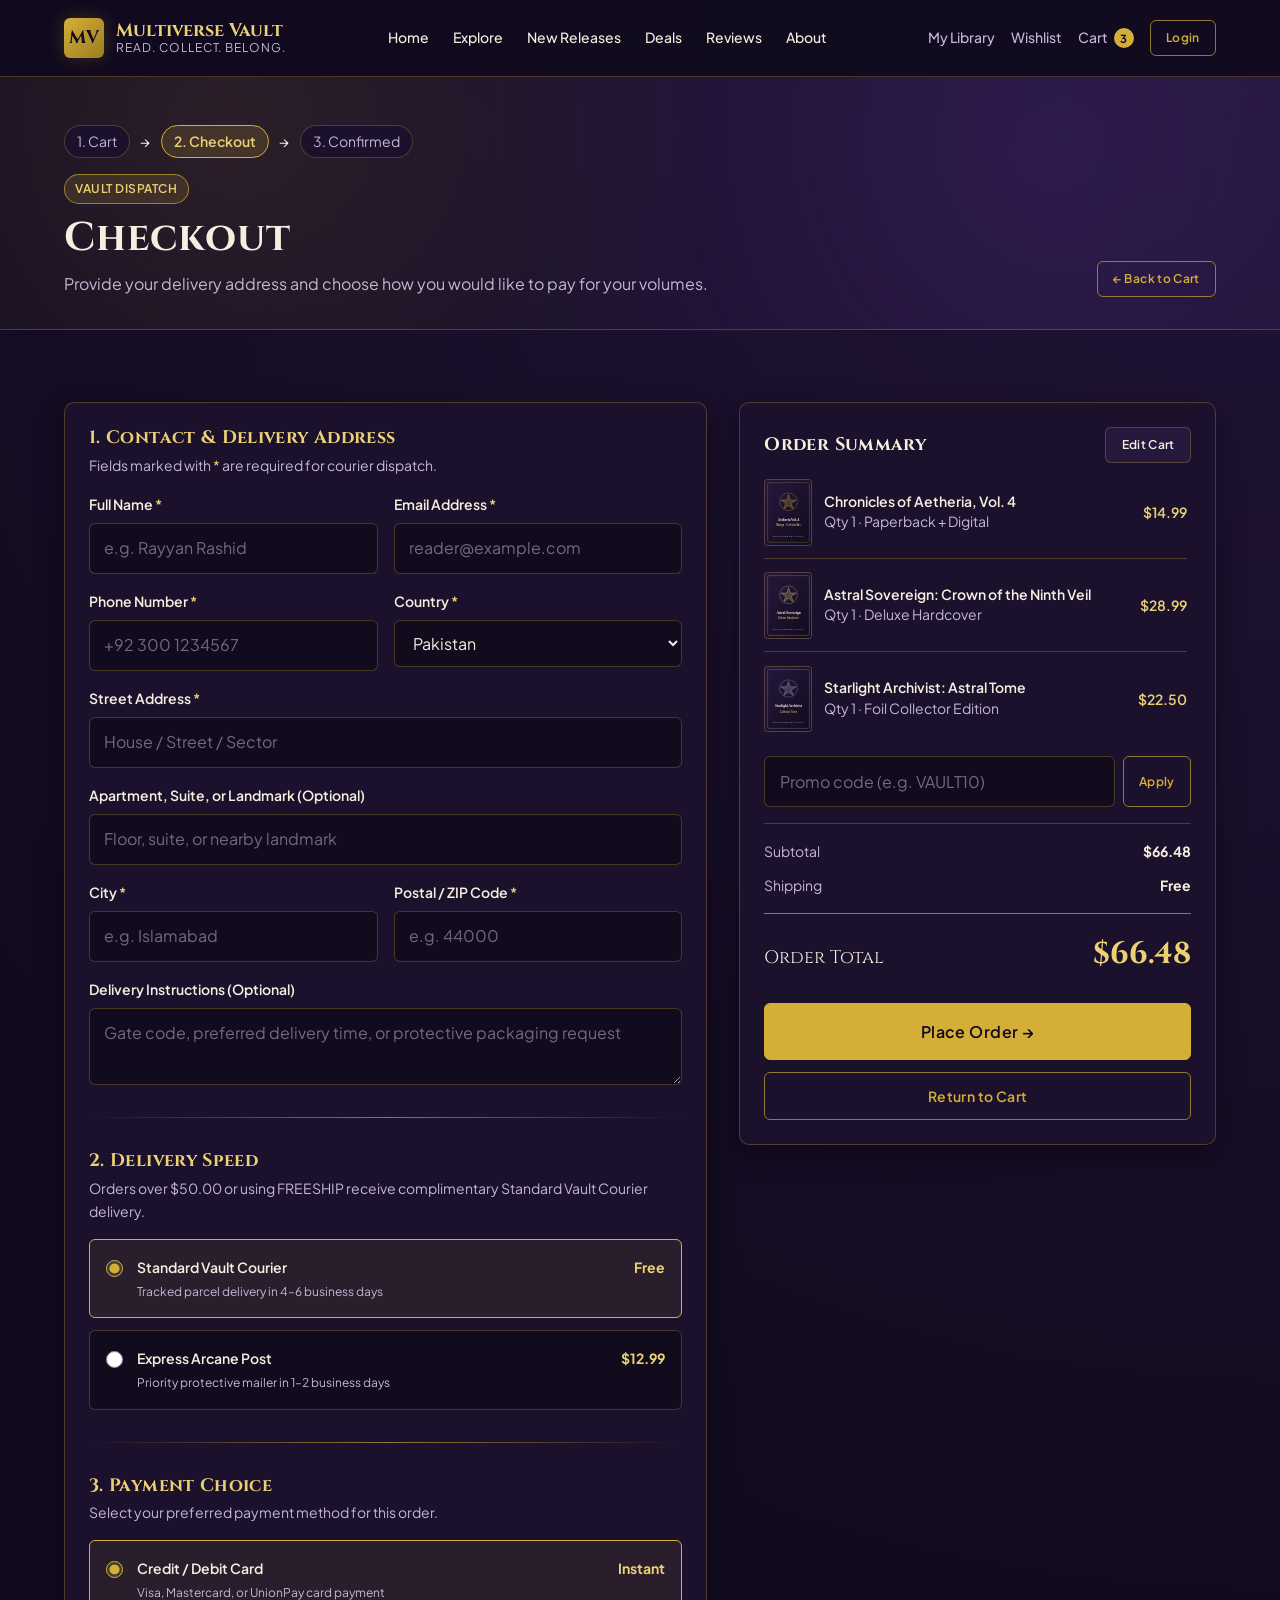
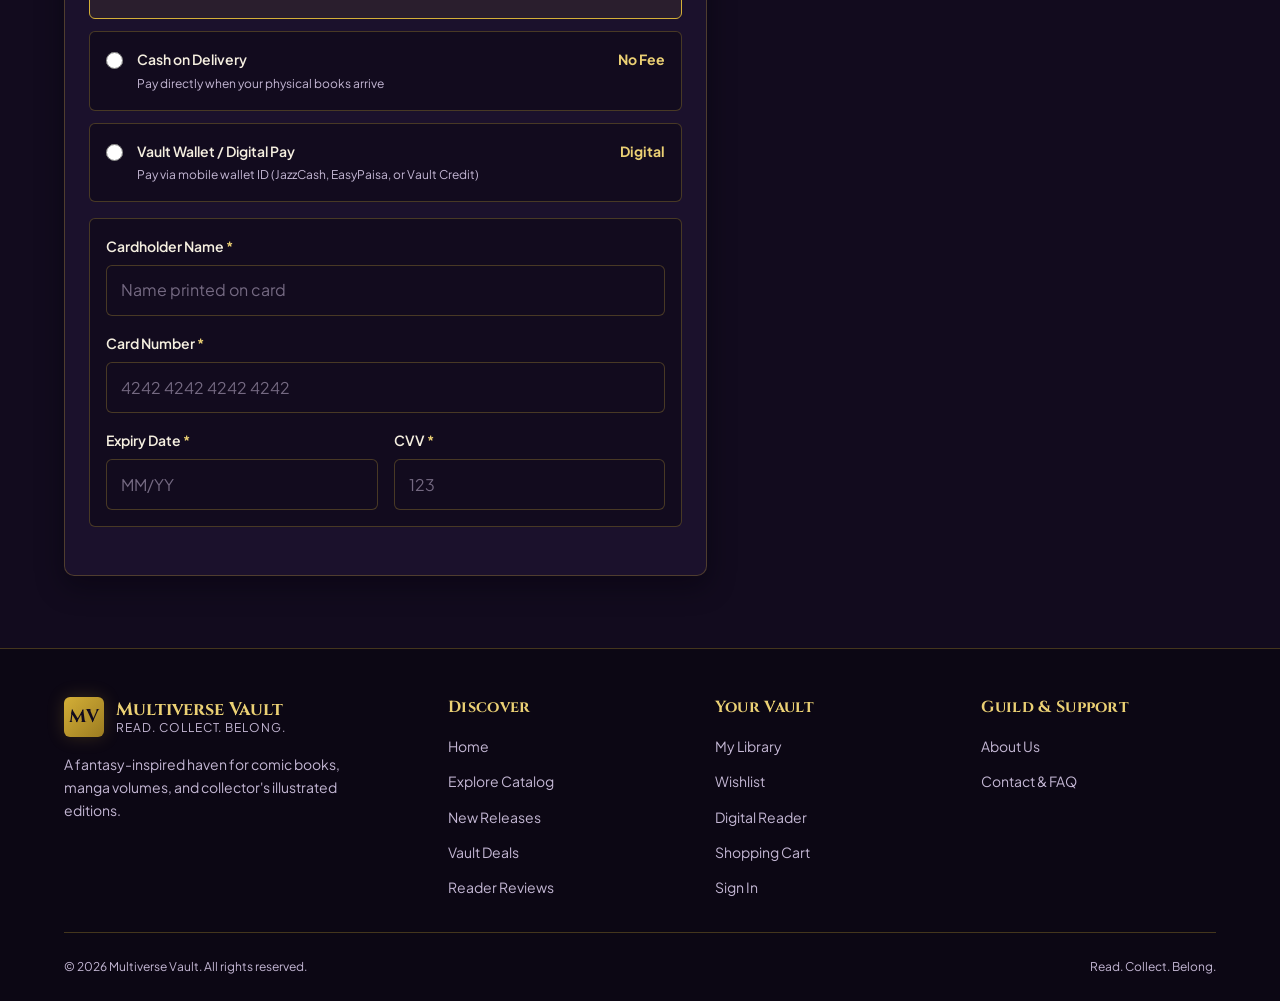
<file: pages/checkout.html>
<!DOCTYPE html>
<html lang="en">
<head>
  <meta charset="UTF-8">
  <meta name="viewport" content="width=device-width, initial-scale=1.0">
  <meta name="description" content="Enter your delivery address and choose a payment method to complete your Multiverse Vault order.">
  <title>Checkout | Multiverse Vault</title>

  <!-- Google Fonts (Cinzel + Plus Jakarta Sans) -->
  <link rel="preconnect" href="https://fonts.googleapis.com">
  <link rel="preconnect" href="https://fonts.gstatic.com" crossorigin>
  <link href="https://fonts.googleapis.com/css2?family=Cinzel:wght@600;700&family=Plus+Jakarta+Sans:wght@400;500;600;700&display=swap" rel="stylesheet">

  <!-- Shared Stylesheets (Subpage Relative Paths: ../) -->
  <link rel="stylesheet" href="../css/style.css">
  <link rel="stylesheet" href="../css/responsive.css">

  <!-- Checkout Page Layout Styles (Uses shared CSS variables from css/style.css) -->
  <style>
    [hidden] {
      display: none !important;
    }

    .checkout-hero {
      padding: var(--space-5) 0 var(--space-4);
      border-bottom: 1px solid var(--border-gold);
      background:
        radial-gradient(circle at 18% 20%, rgba(212, 175, 55, 0.1), transparent 45%),
        radial-gradient(circle at 82% 30%, rgba(92, 52, 150, 0.25), transparent 55%);
    }

    .checkout-steps {
      display: flex;
      flex-wrap: wrap;
      align-items: center;
      gap: 0.65rem;
      margin-bottom: var(--space-2);
      font-size: var(--fs-sm);
    }

    .step-pill {
      display: inline-flex;
      align-items: center;
      gap: 0.4rem;
      padding: 0.25rem 0.75rem;
      border-radius: var(--radius-pill);
      border: 1px solid var(--border-gold);
      color: var(--text-muted);
      background-color: var(--bg-surface);
    }

    .step-pill.is-active {
      border-color: var(--gold-primary);
      background-color: rgba(212, 175, 55, 0.15);
      color: var(--gold-light);
      font-weight: 600;
    }

    .step-pill.is-done:hover {
      color: var(--gold-light);
      border-color: var(--gold-primary);
    }

    .checkout-header-row {
      display: flex;
      flex-wrap: wrap;
      align-items: flex-end;
      justify-content: space-between;
      gap: var(--space-2);
    }

    .checkout-header-row p {
      margin-top: 0.45rem;
    }

    .checkout-layout {
      display: grid;
      grid-template-columns: 1.35fr 1fr;
      gap: var(--space-4);
      align-items: start;
    }

    .checkout-form-card:hover,
    .checkout-summary-card:hover,
    .checkout-state-card:hover {
      transform: none;
    }

    .checkout-section-block {
      margin-bottom: var(--space-4);
    }

    .checkout-section-block:last-of-type {
      margin-bottom: var(--space-3);
    }

    .checkout-block-title {
      font-size: var(--fs-lg);
      color: var(--gold-light);
      margin-bottom: 0.25rem;
    }

    .checkout-block-sub {
      font-size: var(--fs-sm);
      color: var(--text-muted);
      margin-bottom: var(--space-2);
    }

    .form-row-2 {
      display: grid;
      grid-template-columns: repeat(2, minmax(0, 1fr));
      gap: var(--space-2);
    }

    .required-mark {
      color: var(--gold-light);
    }

    .mv-input.is-invalid,
    .mv-select.is-invalid,
    .mv-textarea.is-invalid {
      border-color: var(--danger);
      box-shadow: 0 0 0 3px rgba(217, 83, 79, 0.18);
    }

    .field-error {
      font-size: var(--fs-xs);
      color: #ffb3b0;
    }

    .form-alert {
      margin-bottom: var(--space-3);
      padding: 0.75rem 1rem;
      border-radius: var(--radius-sm);
      background-color: rgba(217, 83, 79, 0.16);
      border: 1px solid rgba(217, 83, 79, 0.55);
      color: #ffb3b0;
      font-size: var(--fs-sm);
      font-weight: 500;
    }

    /* Radio Choice Cards (Delivery & Payment) */
    .choice-group {
      display: flex;
      flex-direction: column;
      gap: 0.75rem;
    }

    .choice-card {
      display: flex;
      align-items: flex-start;
      gap: 0.85rem;
      padding: var(--space-2);
      background-color: var(--bg-vault);
      border: 1px solid var(--border-gold);
      border-radius: var(--radius-sm);
      cursor: pointer;
      transition: border-color var(--transition), background-color var(--transition);
    }

    .choice-card:hover {
      border-color: var(--border-gold-strong);
    }

    .choice-card.is-selected {
      border-color: var(--gold-primary);
      background-color: rgba(212, 175, 55, 0.08);
    }

    .choice-card input[type="radio"] {
      margin-top: 0.25rem;
      accent-color: var(--gold-primary);
      width: 17px;
      height: 17px;
      flex-shrink: 0;
    }

    .choice-body {
      flex: 1;
      display: flex;
      justify-content: space-between;
      align-items: flex-start;
      gap: var(--space-2);
    }

    .choice-title {
      display: block;
      font-weight: 600;
      color: var(--text-cream);
      font-size: var(--fs-sm);
    }

    .choice-desc {
      display: block;
      font-size: var(--fs-xs);
      color: var(--text-muted);
      margin-top: 0.15rem;
    }

    .choice-price {
      font-weight: 700;
      font-size: var(--fs-sm);
      color: var(--gold-light);
      flex-shrink: 0;
    }

    .payment-subpanel {
      margin-top: var(--space-2);
      padding: var(--space-2);
      background-color: var(--bg-vault);
      border: 1px solid var(--border-gold);
      border-radius: var(--radius-sm);
    }

    .payment-note {
      font-size: var(--fs-sm);
      color: var(--text-muted);
    }

    /* Order Summary Sidebar */
    .checkout-summary-card {
      position: sticky;
      top: calc(var(--header-height) + 1.5rem);
    }

    .checkout-summary-items {
      display: flex;
      flex-direction: column;
      gap: 0.85rem;
      margin: var(--space-2) 0 var(--space-3);
      max-height: 300px;
      overflow-y: auto;
      padding-right: 0.25rem;
    }

    .checkout-summary-item {
      display: flex;
      align-items: center;
      gap: 0.75rem;
      padding-bottom: 0.75rem;
      border-bottom: 1px solid var(--border-gold);
    }

    .checkout-summary-item:last-child {
      padding-bottom: 0;
      border-bottom: none;
    }

    .checkout-item-thumb {
      width: 48px;
      flex-shrink: 0;
      aspect-ratio: 18 / 25;
      border-radius: 4px;
      overflow: hidden;
      border: 1px solid var(--border-gold);
      background-color: var(--bg-elevated);
    }

    .checkout-item-thumb img {
      width: 100%;
      height: 100%;
      object-fit: cover;
    }

    .checkout-item-info {
      flex: 1;
      min-width: 0;
    }

    .checkout-item-title {
      font-size: var(--fs-sm);
      font-weight: 600;
      color: var(--text-cream);
      line-height: 1.3;
    }

    .checkout-item-price {
      font-size: var(--fs-sm);
      font-weight: 600;
      color: var(--gold-light);
      flex-shrink: 0;
    }

    .checkout-promo-row {
      display: flex;
      gap: 0.5rem;
      margin-bottom: var(--space-2);
    }

    .checkout-promo-row .mv-input {
      flex: 1;
      min-width: 0;
    }

    .mv-feedback {
      margin-bottom: var(--space-2);
      padding: 0.55rem 0.75rem;
      border-radius: var(--radius-sm);
      font-size: var(--fs-xs);
      font-weight: 500;
    }

    .mv-feedback.is-success {
      background-color: rgba(63, 163, 112, 0.16);
      border: 1px solid rgba(63, 163, 112, 0.5);
      color: #a8e6c5;
    }

    .mv-feedback.is-error {
      background-color: rgba(217, 83, 79, 0.16);
      border: 1px solid rgba(217, 83, 79, 0.55);
      color: #ffb3b0;
    }

    .summary-rows {
      display: flex;
      flex-direction: column;
      gap: 0.65rem;
      padding-top: var(--space-2);
      border-top: 1px solid var(--border-gold);
      margin-bottom: var(--space-2);
    }

    .summary-row {
      display: flex;
      align-items: center;
      justify-content: space-between;
      font-size: var(--fs-sm);
      color: var(--text-muted);
    }

    .summary-row strong {
      color: var(--text-cream);
    }

    .summary-row.is-discount strong {
      color: #8ee0b5;
    }

    .summary-total-row {
      display: flex;
      align-items: baseline;
      justify-content: space-between;
      padding-top: var(--space-2);
      border-top: 1px solid var(--border-gold-strong);
      margin-bottom: var(--space-3);
    }

    .summary-total-label {
      font-family: var(--font-heading);
      font-size: var(--fs-lg);
      color: var(--text-cream);
    }

    .summary-total-value {
      font-family: var(--font-heading);
      font-size: var(--fs-2xl);
      font-weight: 700;
      color: var(--gold-light);
    }

    .summary-submit-actions {
      display: flex;
      flex-direction: column;
      gap: 0.75rem;
    }

    /* Empty & Submitted States */
    .checkout-state-card {
      max-width: 680px;
      margin: 0 auto;
      padding: var(--space-5) var(--space-4);
      text-align: center;
    }

    .checkout-state-card p {
      max-width: 52ch;
      margin: var(--space-1) auto var(--space-3);
    }

    .submitted-details {
      text-align: left;
      margin: var(--space-3) 0;
      padding: var(--space-3);
      background-color: var(--bg-vault);
      border: 1px solid var(--border-gold);
      border-radius: var(--radius-sm);
      display: grid;
      gap: 0.65rem;
      font-size: var(--fs-sm);
    }

    .submitted-details-row {
      display: flex;
      flex-wrap: wrap;
      justify-content: space-between;
      gap: 0.5rem;
    }

    .submitted-details-row span {
      color: var(--text-muted);
    }

    .submitted-details-row strong {
      color: var(--text-cream);
    }

    .state-actions {
      display: flex;
      flex-wrap: wrap;
      justify-content: center;
      gap: var(--space-2);
    }

    @media (max-width: 1024px) {
      .checkout-layout {
        grid-template-columns: 1fr;
      }

      .checkout-summary-card {
        position: static;
      }
    }

    @media (max-width: 600px) {
      .form-row-2 {
        grid-template-columns: 1fr;
      }

      .checkout-promo-row {
        flex-direction: column;
      }

      .checkout-state-card {
        padding: var(--space-4) var(--space-3);
      }
    }
  </style>
</head>
<body>
  <!-- ==================== SHARED HEADER (SUBPAGE) ==================== -->
  <header class="site-header">
    <div class="mv-container navbar">
      <a href="../index.html" class="brand">
        <span class="brand-mark" aria-hidden="true">MV</span>
        <span class="brand-text">
          <span class="brand-name">Multiverse Vault</span>
          <span class="brand-tagline">Read. Collect. Belong.</span>
        </span>
      </a>

      <button
        type="button"
        id="nav-toggle"
        class="nav-toggle"
        aria-label="Toggle navigation menu"
        aria-expanded="false"
        aria-controls="nav-menu"
      >
        <span class="nav-toggle-bar"></span>
        <span class="nav-toggle-bar"></span>
        <span class="nav-toggle-bar"></span>
      </button>

      <nav id="nav-menu" class="nav-menu" aria-label="Primary Navigation">
        <ul class="nav-links">
          <li><a href="../index.html" class="nav-link">Home</a></li>
          <li><a href="explore.html" class="nav-link">Explore</a></li>
          <li><a href="new-releases.html" class="nav-link">New Releases</a></li>
          <li><a href="deals.html" class="nav-link">Deals</a></li>
          <li><a href="reviews.html" class="nav-link">Reviews</a></li>
          <li><a href="about.html" class="nav-link">About</a></li>
        </ul>

        <div class="nav-actions">
          <a href="my-library.html" class="nav-action-link">My Library</a>
          <a href="wishlist.html" class="nav-action-link">Wishlist</a>
          <a href="cart.html" class="nav-action-link">
            Cart <span id="nav-cart-count" class="cart-count">0</span>
          </a>
          <a href="login.html" class="btn btn-outline btn-sm">Login</a>
        </div>
      </nav>
    </div>
  </header>

  <!-- ==================== CHECKOUT PAGE CONTENT ==================== -->
  <main id="checkout-page">
    <section class="checkout-hero">
      <div class="mv-container">
        <div class="checkout-steps" aria-label="Checkout progress">
          <a href="cart.html" class="step-pill is-done">1. Cart</a>
          <span aria-hidden="true">&rarr;</span>
          <span id="step-checkout-pill" class="step-pill is-active" aria-current="step">2. Checkout</span>
          <span aria-hidden="true">&rarr;</span>
          <span id="step-confirmed-pill" class="step-pill">3. Confirmed</span>
        </div>

        <div class="checkout-header-row">
          <div>
            <span class="mv-badge mv-badge-gold">Vault Dispatch</span>
            <h1 style="margin-top: 0.6rem;">Checkout</h1>
            <p>Provide your delivery address and choose how you would like to pay for your volumes.</p>
          </div>
          <a href="cart.html" class="btn btn-outline btn-sm">&larr; Back to Cart</a>
        </div>
      </div>
    </section>

    <section class="mv-section">
      <div class="mv-container">
        <!-- Empty Cart Guard -->
        <div id="checkout-empty-state" class="mv-card checkout-state-card" hidden>
          <span class="mv-badge mv-badge-gold">Cart Empty</span>
          <h2 style="margin-top: 0.75rem;">No Items Ready for Checkout</h2>
          <p>
            Your shopping cart is currently empty. Add titles from the catalog or load sample books to test the checkout form.
          </p>
          <div class="state-actions">
            <a href="cart.html" class="btn btn-gold">Go to Cart</a>
            <a href="explore.html" class="btn btn-outline">Explore Catalog</a>
            <button type="button" id="checkout-load-sample-btn" class="btn btn-ghost">Load Sample Items</button>
          </div>
        </div>

        <!-- Post-Submission Notice (before Order Confirmation page is built) -->
        <div id="checkout-submitted-panel" class="mv-card checkout-state-card" hidden>
          <span class="mv-badge mv-badge-gold">Order Recorded</span>
          <h2 style="margin-top: 0.75rem;">Thank You! Your Vault Order Is Placed</h2>
          <p>
            Your delivery details and payment selection have been saved. Your order confirmation summary is ready.
          </p>

          <div class="submitted-details">
            <div class="submitted-details-row">
              <span>Order Number</span>
              <strong id="submitted-order-number">MV-2026-00000</strong>
            </div>
            <div class="submitted-details-row">
              <span>Confirmation Sent To</span>
              <strong id="submitted-order-email">-</strong>
            </div>
            <div class="submitted-details-row">
              <span>Deliver To</span>
              <strong id="submitted-order-address">-</strong>
            </div>
            <div class="submitted-details-row">
              <span>Payment Method</span>
              <strong id="submitted-order-payment">-</strong>
            </div>
            <div class="submitted-details-row">
              <span>Total Charged</span>
              <strong id="submitted-order-total" class="text-gold">$0.00</strong>
            </div>
          </div>

          <div class="state-actions">
            <a href="explore.html" class="btn btn-gold">Continue Shopping</a>
            <a href="../index.html" class="btn btn-outline">Return to Home</a>
          </div>
        </div>

        <!-- Main Checkout Grid -->
        <div id="checkout-grid" class="checkout-layout">
          <form id="checkout-form" class="mv-card checkout-form-card" novalidate>
            <div class="mv-card-body">
              <div id="checkout-form-alert" class="form-alert" role="alert" hidden></div>

              <!-- 1. Delivery Address Form -->
              <div class="checkout-section-block">
                <h2 class="checkout-block-title">1. Contact &amp; Delivery Address</h2>
                <p class="checkout-block-sub">Fields marked with <span class="required-mark">*</span> are required for courier dispatch.</p>

                <div class="form-row-2">
                  <div class="mv-form-group">
                    <label for="full-name" class="mv-label">Full Name <span class="required-mark">*</span></label>
                    <input type="text" id="full-name" name="fullName" class="mv-input" placeholder="e.g. Rayyan Rashid" autocomplete="name" required>
                    <span id="full-name-error" class="field-error" hidden></span>
                  </div>

                  <div class="mv-form-group">
                    <label for="email" class="mv-label">Email Address <span class="required-mark">*</span></label>
                    <input type="email" id="email" name="email" class="mv-input" placeholder="reader@example.com" autocomplete="email" required>
                    <span id="email-error" class="field-error" hidden></span>
                  </div>
                </div>

                <div class="form-row-2">
                  <div class="mv-form-group">
                    <label for="phone" class="mv-label">Phone Number <span class="required-mark">*</span></label>
                    <input type="tel" id="phone" name="phone" class="mv-input" placeholder="+92 300 1234567" autocomplete="tel" required>
                    <span id="phone-error" class="field-error" hidden></span>
                  </div>

                  <div class="mv-form-group">
                    <label for="country" class="mv-label">Country <span class="required-mark">*</span></label>
                    <select id="country" name="country" class="mv-select" autocomplete="country-name" required>
                      <option value="">Select country</option>
                      <option value="Pakistan" selected>Pakistan</option>
                      <option value="United States">United States</option>
                      <option value="United Kingdom">United Kingdom</option>
                      <option value="Canada">Canada</option>
                      <option value="United Arab Emirates">United Arab Emirates</option>
                      <option value="Other">Other</option>
                    </select>
                    <span id="country-error" class="field-error" hidden></span>
                  </div>
                </div>

                <div class="mv-form-group">
                  <label for="street-address" class="mv-label">Street Address <span class="required-mark">*</span></label>
                  <input type="text" id="street-address" name="streetAddress" class="mv-input" placeholder="House / Street / Sector" autocomplete="street-address" required>
                  <span id="street-address-error" class="field-error" hidden></span>
                </div>

                <div class="mv-form-group">
                  <label for="apartment" class="mv-label">Apartment, Suite, or Landmark (Optional)</label>
                  <input type="text" id="apartment" name="apartment" class="mv-input" placeholder="Floor, suite, or nearby landmark" autocomplete="address-line2">
                </div>

                <div class="form-row-2">
                  <div class="mv-form-group">
                    <label for="city" class="mv-label">City <span class="required-mark">*</span></label>
                    <input type="text" id="city" name="city" class="mv-input" placeholder="e.g. Islamabad" autocomplete="address-level2" required>
                    <span id="city-error" class="field-error" hidden></span>
                  </div>

                  <div class="mv-form-group">
                    <label for="postal-code" class="mv-label">Postal / ZIP Code <span class="required-mark">*</span></label>
                    <input type="text" id="postal-code" name="postalCode" class="mv-input" placeholder="e.g. 44000" autocomplete="postal-code" required>
                    <span id="postal-code-error" class="field-error" hidden></span>
                  </div>
                </div>

                <div class="mv-form-group">
                  <label for="delivery-notes" class="mv-label">Delivery Instructions (Optional)</label>
                  <textarea id="delivery-notes" name="deliveryNotes" class="mv-textarea" rows="2" placeholder="Gate code, preferred delivery time, or protective packaging request"></textarea>
                </div>
              </div>

              <hr class="mv-divider">

              <!-- 2. Delivery Speed -->
              <div class="checkout-section-block">
                <h2 class="checkout-block-title">2. Delivery Speed</h2>
                <p class="checkout-block-sub">Orders over $50.00 or using FREESHIP receive complimentary Standard Vault Courier delivery.</p>

                <div class="choice-group">
                  <label class="choice-card is-selected">
                    <input type="radio" name="deliveryMethod" value="standard" checked>
                    <span class="choice-body">
                      <span>
                        <span class="choice-title">Standard Vault Courier</span>
                        <span class="choice-desc">Tracked parcel delivery in 4&ndash;6 business days</span>
                      </span>
                      <span id="standard-shipping-price" class="choice-price">$4.99</span>
                    </span>
                  </label>

                  <label class="choice-card">
                    <input type="radio" name="deliveryMethod" value="express">
                    <span class="choice-body">
                      <span>
                        <span class="choice-title">Express Arcane Post</span>
                        <span class="choice-desc">Priority protective mailer in 1&ndash;2 business days</span>
                      </span>
                      <span class="choice-price">$12.99</span>
                    </span>
                  </label>
                </div>
              </div>

              <hr class="mv-divider">

              <!-- 3. Payment Choice -->
              <div class="checkout-section-block">
                <h2 class="checkout-block-title">3. Payment Choice</h2>
                <p class="checkout-block-sub">Select your preferred payment method for this order.</p>

                <div class="choice-group">
                  <label class="choice-card is-selected">
                    <input type="radio" name="paymentMethod" value="card" checked>
                    <span class="choice-body">
                      <span>
                        <span class="choice-title">Credit / Debit Card</span>
                        <span class="choice-desc">Visa, Mastercard, or UnionPay card payment</span>
                      </span>
                      <span class="choice-price">Instant</span>
                    </span>
                  </label>

                  <label class="choice-card">
                    <input type="radio" name="paymentMethod" value="cod">
                    <span class="choice-body">
                      <span>
                        <span class="choice-title">Cash on Delivery</span>
                        <span class="choice-desc">Pay directly when your physical books arrive</span>
                      </span>
                      <span class="choice-price">No Fee</span>
                    </span>
                  </label>

                  <label class="choice-card">
                    <input type="radio" name="paymentMethod" value="wallet">
                    <span class="choice-body">
                      <span>
                        <span class="choice-title">Vault Wallet / Digital Pay</span>
                        <span class="choice-desc">Pay via mobile wallet ID (JazzCash, EasyPaisa, or Vault Credit)</span>
                      </span>
                      <span class="choice-price">Digital</span>
                    </span>
                  </label>
                </div>

                <!-- Card Fields -->
                <div id="payment-card-fields" class="payment-subpanel">
                  <div class="mv-form-group">
                    <label for="card-name" class="mv-label">Cardholder Name <span class="required-mark">*</span></label>
                    <input type="text" id="card-name" class="mv-input" placeholder="Name printed on card" autocomplete="cc-name">
                    <span id="card-name-error" class="field-error" hidden></span>
                  </div>

                  <div class="mv-form-group">
                    <label for="card-number" class="mv-label">Card Number <span class="required-mark">*</span></label>
                    <input type="text" id="card-number" class="mv-input" placeholder="4242 4242 4242 4242" inputmode="numeric" maxlength="19" autocomplete="cc-number">
                    <span id="card-number-error" class="field-error" hidden></span>
                  </div>

                  <div class="form-row-2">
                    <div class="mv-form-group" style="margin-bottom: 0;">
                      <label for="card-expiry" class="mv-label">Expiry Date <span class="required-mark">*</span></label>
                      <input type="text" id="card-expiry" class="mv-input" placeholder="MM/YY" inputmode="numeric" maxlength="5" autocomplete="cc-exp">
                      <span id="card-expiry-error" class="field-error" hidden></span>
                    </div>

                    <div class="mv-form-group" style="margin-bottom: 0;">
                      <label for="card-cvv" class="mv-label">CVV <span class="required-mark">*</span></label>
                      <input type="password" id="card-cvv" class="mv-input" placeholder="123" inputmode="numeric" maxlength="4" autocomplete="cc-csc">
                      <span id="card-cvv-error" class="field-error" hidden></span>
                    </div>
                  </div>
                </div>

                <!-- Cash on Delivery Note -->
                <div id="payment-cod-note" class="payment-subpanel" hidden>
                  <p class="payment-note">
                    Cash on Delivery selected. Please keep the exact order total ready for our courier upon parcel arrival.
                  </p>
                </div>

                <!-- Digital Wallet Input -->
                <div id="payment-wallet-fields" class="payment-subpanel" hidden>
                  <div class="mv-form-group" style="margin-bottom: 0;">
                    <label for="wallet-handle" class="mv-label">Wallet Account / Mobile Number <span class="required-mark">*</span></label>
                    <input type="text" id="wallet-handle" class="mv-input" placeholder="e.g. 0300-1234567 or @vault-id">
                    <span id="wallet-handle-error" class="field-error" hidden></span>
                  </div>
                </div>
              </div>
            </div>
          </form>

          <!-- Order Summary Sidebar -->
          <aside class="mv-card checkout-summary-card" aria-label="Checkout Order Summary">
            <div class="mv-card-body">
              <div style="display: flex; justify-content: space-between; align-items: center; gap: 0.5rem;">
                <h2 class="mv-card-title" style="margin-bottom: 0;">Order Summary</h2>
                <a href="cart.html" class="btn btn-ghost btn-sm">Edit Cart</a>
              </div>

              <ul id="checkout-summary-items" class="checkout-summary-items"></ul>

              <div class="checkout-promo-row">
                <input type="text" id="checkout-promo-input" class="mv-input" placeholder="Promo code (e.g. VAULT10)" aria-label="Promo code">
                <button type="button" id="checkout-promo-apply" class="btn btn-outline btn-sm">Apply</button>
              </div>
              <p id="checkout-promo-feedback" class="mv-feedback" role="status" hidden></p>

              <div class="summary-rows">
                <div class="summary-row">
                  <span>Subtotal</span>
                  <strong id="checkout-subtotal">$0.00</strong>
                </div>
                <div id="checkout-discount-row" class="summary-row is-discount" hidden>
                  <span>Discount (<span id="checkout-discount-code"></span>)</span>
                  <strong id="checkout-discount">−$0.00</strong>
                </div>
                <div class="summary-row">
                  <span>Shipping</span>
                  <strong id="checkout-shipping">$0.00</strong>
                </div>
              </div>

              <div class="summary-total-row">
                <span class="summary-total-label">Order Total</span>
                <span id="checkout-total" class="summary-total-value">$0.00</span>
              </div>

              <div class="summary-submit-actions">
                <button type="submit" form="checkout-form" id="place-order-btn" class="btn btn-gold btn-lg btn-block-mobile">
                  Place Order &rarr;
                </button>
                <a href="cart.html" class="btn btn-outline btn-block-mobile">Return to Cart</a>
              </div>
            </div>
          </aside>
        </div>
      </div>
    </section>
  </main>

  <!-- ==================== SHARED FOOTER (SUBPAGE) ==================== -->
  <footer class="site-footer">
    <div class="mv-container">
      <div class="footer-grid">
        <div class="footer-brand">
          <a href="../index.html" class="brand">
            <span class="brand-mark" aria-hidden="true">MV</span>
            <span class="brand-text">
              <span class="brand-name">Multiverse Vault</span>
              <span class="brand-tagline">Read. Collect. Belong.</span>
            </span>
          </a>
          <p>
            A fantasy-inspired haven for comic books, manga volumes, and collector's illustrated editions.
          </p>
        </div>

        <div>
          <h3 class="footer-heading">Discover</h3>
          <ul class="footer-links">
            <li><a href="../index.html">Home</a></li>
            <li><a href="explore.html">Explore Catalog</a></li>
            <li><a href="new-releases.html">New Releases</a></li>
            <li><a href="deals.html">Vault Deals</a></li>
            <li><a href="reviews.html">Reader Reviews</a></li>
          </ul>
        </div>

        <div>
          <h3 class="footer-heading">Your Vault</h3>
          <ul class="footer-links">
            <li><a href="my-library.html">My Library</a></li>
            <li><a href="wishlist.html">Wishlist</a></li>
            <li><a href="reader.html">Digital Reader</a></li>
            <li><a href="cart.html">Shopping Cart</a></li>
            <li><a href="login.html">Sign In</a></li>
          </ul>
        </div>

        <div>
          <h3 class="footer-heading">Guild &amp; Support</h3>
          <ul class="footer-links">
            <li><a href="about.html">About Us</a></li>
            <li><a href="contact.html">Contact &amp; FAQ</a></li>
          </ul>
        </div>
      </div>

      <div class="footer-bottom">
        <span>&copy; <span id="footer-year">2026</span> Multiverse Vault. All rights reserved.</span>
        <span>Read. Collect. Belong.</span>
      </div>
    </div>
  </footer>

  <!-- Shared & Cart Scripts (Subpage Relative Paths: ../) -->
  <script src="../js/main.js"></script>
  <script src="../js/cart.js"></script>
</body>
</html>
</file>
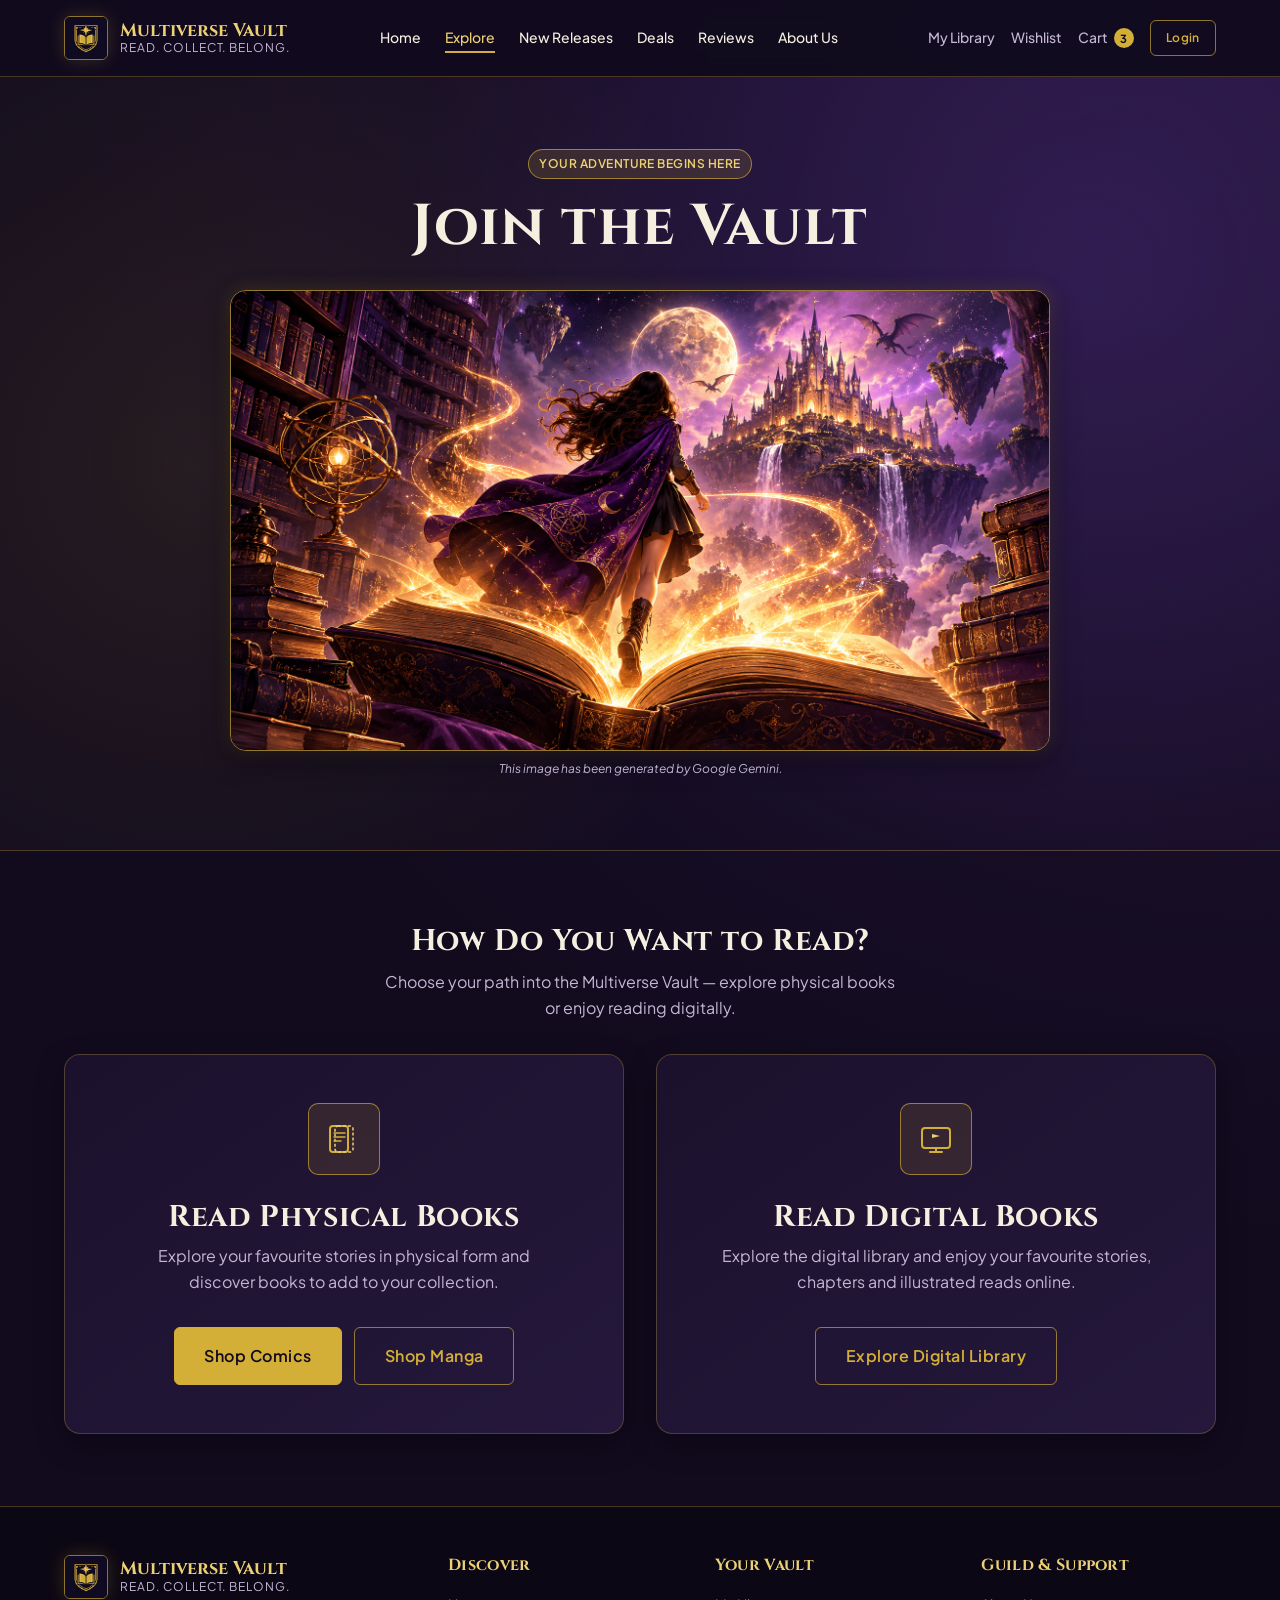
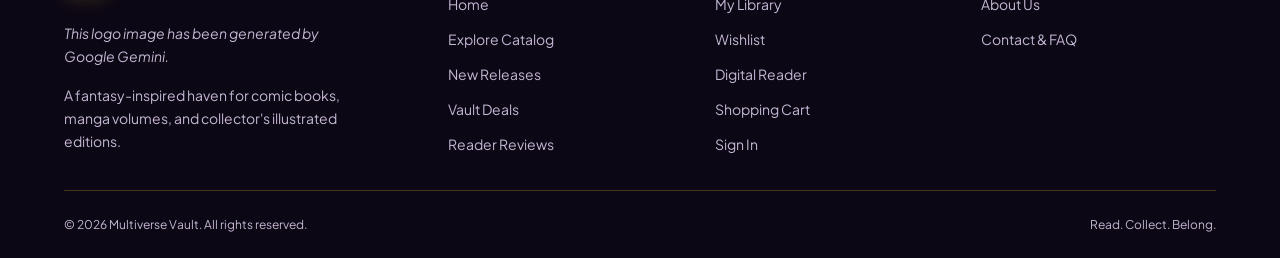
<file: pages/explore.html>
<!DOCTYPE html>
<html lang="en">
<head>
  <meta charset="UTF-8">
  <meta name="viewport" content="width=device-width, initial-scale=1.0">
  <meta name="description" content="Explore Multiverse Vault — Read physical books or explore our digital library. Read. Collect. Belong.">
  <title>Explore | Multiverse Vault</title>
  <link rel="icon" type="image/jpeg" href="../images/logo.jpg">

  <link rel="preconnect" href="https://fonts.googleapis.com">
  <link rel="preconnect" href="https://fonts.gstatic.com" crossorigin>
  <link href="https://fonts.googleapis.com/css2?family=Cinzel:wght@600;700&family=Plus+Jakarta+Sans:wght@400;500;600;700&display=swap" rel="stylesheet">

  <link rel="stylesheet" href="../css/style.css">
  <link rel="stylesheet" href="../css/responsive.css">

  <style>
    .explore-hero {
      position: relative;
      padding: var(--space-6) 0;
      border-bottom: 1px solid var(--border-gold);
      background:
        radial-gradient(circle at 15% 50%, rgba(212,175,55,.10), transparent 50%),
        radial-gradient(circle at 85% 25%, rgba(92,52,150,.32), transparent 55%);
      overflow: hidden;
      text-align: center;
    }

    .explore-hero-badge {
      margin-bottom: var(--space-2);
    }

    .explore-hero-title {
      font-size: clamp(2.2rem,5vw,3.6rem);
      line-height: 1.1;
      color: var(--text-cream);
      margin-bottom: var(--space-4);
    }

    .explore-hero-figure {
      margin: 0 auto;
      max-width: 820px;
      position: relative;
    }

    .explore-hero-img {
      width: 100%;
      aspect-ratio: 16 / 9;
      object-fit: cover;
      border-radius: var(--radius-lg);
      border: 1px solid var(--border-gold-strong);
      box-shadow: var(--shadow-card),var(--shadow-gold);
      display: block;
    }

    .ai-credit {
      margin-top: .45rem;
      font-size: var(--fs-xs);
      color: var(--text-muted);
      font-style: italic;
    }

    .options-section {
      padding: var(--space-6) 0;
    }

    .options-grid {
      display: grid;
      grid-template-columns: 1fr 1fr;
      gap: var(--space-4);
      margin-top: var(--space-4);
    }

    .option-card {
      display: flex;
      flex-direction: column;
      align-items: center;
      text-align: center;
      padding: var(--space-5) var(--space-4);
      background: linear-gradient(145deg,var(--bg-surface),var(--bg-elevated));
      border: 1px solid var(--border-gold);
      border-radius: var(--radius-lg);
      box-shadow: var(--shadow-card);
      gap: var(--space-3);
      transition: border-color var(--transition),box-shadow var(--transition),transform var(--transition);
    }

    .option-card:hover {
      border-color: var(--border-gold-strong);
      box-shadow: var(--shadow-card),var(--shadow-gold);
      transform: translateY(-4px);
    }

    .option-icon {
      display: flex;
      align-items: center;
      justify-content: center;
      width: 72px;
      height: 72px;
      border-radius: var(--radius-md);
      background: rgba(212,175,55,.12);
      border: 1px solid var(--border-gold-strong);
      flex-shrink: 0;
    }

    .option-title {
      font-size: var(--fs-2xl);
      color: var(--text-cream);
      margin-bottom: .4rem;
    }

    .option-desc {
      font-size: var(--fs-base);
      color: var(--text-muted);
      max-width: 36ch;
      margin-bottom: var(--space-1);
    }

    .shop-buttons {
      display: flex;
      justify-content: center;
      gap: 12px;
      flex-wrap: wrap;
    }

    .collection-section {
      padding: var(--space-6) 0;
      min-height: 400px;
    }

    .collection-header {
      text-align: center;
      margin-bottom: var(--space-5);
    }

    .collection-header h2 {
      color: var(--text-cream);
      margin: var(--space-3) 0;
      font-family: 'Cinzel',serif;
    }

    .collection-header p {
      color: var(--text-muted);
    }

    .collection-back {
      margin-bottom: var(--space-4);
    }

    .book-grid {
      display: grid;
      grid-template-columns: repeat(4,minmax(0,1fr));
      gap: var(--space-4);
    }

    .book-card {
      background: linear-gradient(145deg,var(--bg-surface),var(--bg-elevated));
      border: 1px solid var(--border-gold);
      border-radius: var(--radius-lg);
      padding: var(--space-3);
      text-align: center;
      transition: transform .25s ease,box-shadow .25s ease;
    }

    .book-card:hover {
      transform: translateY(-5px);
      box-shadow: var(--shadow-card),var(--shadow-gold);
    }

    .book-card a {
      text-decoration: none;
    }

    .book-cover {
      width: 100%;
      aspect-ratio: 2 / 3;
      object-fit: cover;
      display: block;
      border-radius: var(--radius-md);
    }

    .book-card h3 {
      color: var(--text-cream);
      margin: var(--space-3) 0;
      font-size: var(--fs-lg);
    }

    .book-card .btn {
      display: block;
      margin-top: var(--space-3);
      width: 100%;
    }

    [hidden] {
      display: none !important;
    }

    @media (max-width: 768px) {
      .options-grid {
        grid-template-columns: 1fr;
      }

      .explore-hero {
        padding: var(--space-5) 0;
      }

      .book-grid {
        grid-template-columns: repeat(2,minmax(0,1fr));
      }
    }

    @media (max-width: 480px) {
      .option-card {
        padding: var(--space-4) var(--space-3);
      }

      .shop-buttons {
        flex-direction: column;
        width: 100%;
      }

      .shop-buttons .btn {
        width: 100%;
      }

      .book-grid {
        gap: 12px;
      }
    }
  </style>
</head>

<body>

  <!-- SHARED HEADER -->
  <header class="site-header">
    <div class="mv-container navbar">

      <a href="../index.html" class="brand">
        <img src="../images/logo.jpg" alt="Multiverse Vault Logo" class="brand-logo" title="This image has been generated by Google Gemini.">
        <span class="brand-text">
          <span class="brand-name">Multiverse Vault</span>
          <span class="brand-tagline">Read. Collect. Belong.</span>
        </span>
      </a>

      <button type="button" id="nav-toggle" class="nav-toggle"
        aria-label="Toggle navigation menu" aria-expanded="false" aria-controls="nav-menu">
        <span class="nav-toggle-bar"></span>
        <span class="nav-toggle-bar"></span>
        <span class="nav-toggle-bar"></span>
      </button>

      <nav id="nav-menu" class="nav-menu" aria-label="Primary Navigation">
        <ul class="nav-links">
          <li><a href="../index.html" class="nav-link">Home</a></li>
          <li><a href="explore.html" class="nav-link">Explore</a></li>
          <li><a href="new-releases.html" class="nav-link">New Releases</a></li>
          <li><a href="deals.html" class="nav-link">Deals</a></li>
          <li><a href="reviews.html" class="nav-link">Reviews</a></li>
          <li><a href="about.html" class="nav-link">About Us</a></li>
        </ul>

        <div class="nav-actions">
          <a href="my-library.html" class="nav-action-link">My Library</a>
          <a href="wishlist.html" class="nav-action-link">Wishlist</a>
          <a href="cart.html" class="nav-action-link">
            Cart <span id="nav-cart-count" class="cart-count">0</span>
          </a>
          <a href="login.html" class="btn btn-outline btn-sm">Login</a>
        </div>
      </nav>
    </div>
  </header>

  <main>

    <!-- HERO -->
    <section class="explore-hero" aria-labelledby="explore-hero-heading">
      <div class="mv-container">

        <span class="mv-badge mv-badge-gold explore-hero-badge">
          Your Adventure Begins Here
        </span>

        <h1 id="explore-hero-heading" class="explore-hero-title">
          Join the Vault
        </h1>

        <figure class="explore-hero-figure">
          <img
            src="../images/explore-hero.jpg"
            alt="A girl stepping through a glowing golden portal opening from a magical book into a fantasy world"
            class="explore-hero-img"
            id="explore-hero-img"
          >
          <figcaption class="ai-credit">
            This image has been generated by Google Gemini.
          </figcaption>
        </figure>

      </div>
    </section>

    <!-- READING OPTIONS -->
    <section class="options-section" id="reading-options" aria-labelledby="options-heading">
      <div class="mv-container">

        <div class="mv-section-header" style="text-align:center;">
          <h2 id="options-heading">How Do You Want to Read?</h2>
          <p style="margin:var(--space-1) auto 0;max-width:520px;">
            Choose your path into the Multiverse Vault — explore physical books or enjoy reading digitally.
          </p>
        </div>

        <div class="options-grid">

          <!-- PHYSICAL BOOKS -->
          <div class="option-card">

            <div class="option-icon" aria-hidden="true">
              <svg width="38" height="38" viewBox="0 0 38 38" fill="none" xmlns="http://www.w3.org/2000/svg">
                <rect x="5" y="6" width="18" height="26" rx="3" stroke="#d4af37" stroke-width="2"/>
                <rect x="10" y="6" width="18" height="26" rx="3" stroke="#ebd074" stroke-width="1.5" stroke-dasharray="3 2"/>
                <line x1="9" y1="13" x2="20" y2="13" stroke="#d4af37" stroke-width="1.5" stroke-linecap="round"/>
                <line x1="9" y1="17" x2="20" y2="17" stroke="#d4af37" stroke-width="1.5" stroke-linecap="round"/>
                <line x1="9" y1="21" x2="16" y2="21" stroke="#d4af37" stroke-width="1.5" stroke-linecap="round"/>
              </svg>
            </div>

            <div>
              <h3 class="option-title">Read Physical Books</h3>
              <p class="option-desc">
                Explore your favourite stories in physical form and discover books to add to your collection.
              </p>
            </div>

            <div class="shop-buttons">
              <button type="button" class="btn btn-gold btn-lg" onclick="showCollection('comics')">
                Shop Comics
              </button>

              <button type="button" class="btn btn-outline btn-lg" onclick="showCollection('manga')">
                Shop Manga
              </button>
            </div>

          </div>

          <!-- DIGITAL BOOKS -->
          <div class="option-card">

            <div class="option-icon" aria-hidden="true">
              <svg width="38" height="38" viewBox="0 0 38 38" fill="none" xmlns="http://www.w3.org/2000/svg">
                <rect x="5" y="8" width="28" height="20" rx="3" stroke="#d4af37" stroke-width="2"/>
                <line x1="19" y1="28" x2="19" y2="32" stroke="#d4af37" stroke-width="2"/>
                <line x1="13" y1="32" x2="25" y2="32" stroke="#d4af37" stroke-width="2" stroke-linecap="round"/>
                <polygon points="15,18 15,14 23,16" fill="#ebd074"/>
              </svg>
            </div>

            <div>
              <h3 class="option-title">Read Digital Books</h3>
              <p class="option-desc">
                Explore the digital library and enjoy your favourite stories, chapters and illustrated reads online.
              </p>
            </div>

            <a href="reader.html" class="btn btn-outline btn-lg">
              Explore Digital Library
            </a>

          </div>

        </div>
      </div>
    </section>

    <!-- COLLECTION SECTION -->
    <section id="book-collection" class="collection-section" hidden>
      <div class="mv-container">

        <button type="button" class="btn btn-outline collection-back" onclick="backToExplore()">
          ← Back to Explore
        </button>

        <!-- COMICS -->
        <div id="comics-collection" hidden>

          <div class="collection-header">
            <span class="mv-badge mv-badge-gold">Explore the Vault</span>
            <h2>Comics Collection</h2>
            <p>Discover illustrated stories and explore your next favourite comic.</p>
          </div>

          <div class="book-grid">

            <article class="book-card">
              <a href="book-details.html?book=shadow-king">
                <img src="../images/comics/comic-01.jpg" alt="Shadow King comic cover" class="book-cover">
                <h3>Shadow King</h3>
              </a>
              <p class="ai-credit">This image has been AI-generated.</p>
              <a href="book-details.html?book=shadow-king" class="btn btn-gold">View Details</a>
            </article>

            <article class="book-card">
              <a href="book-details.html?book=crimson-quest">
                <img src="../images/comics/comic-02.jpg" alt="Crimson Quest comic cover" class="book-cover">
                <h3>Crimson Quest</h3>
              </a>
              <p class="ai-credit">This image has been AI-generated.</p>
              <a href="book-details.html?book=crimson-quest" class="btn btn-gold">View Details</a>
            </article>

            <article class="book-card">
              <a href="book-details.html?book=guardians-of-eldoria">
                <img src="../images/comics/comic-03.jpg" alt="Guardians of Eldoria comic cover" class="book-cover">
                <h3>Guardians of Eldoria</h3>
              </a>
              <p class="ai-credit">This image has been AI-generated.</p>
              <a href="book-details.html?book=guardians-of-eldoria" class="btn btn-gold">View Details</a>
            </article>

            <article class="book-card">
              <a href="book-details.html?book=the-last-realm">
                <img src="../images/comics/comic-04.jpg" alt="The Last Realm comic cover" class="book-cover">
                <h3>The Last Realm</h3>
              </a>
              <p class="ai-credit">This image has been AI-generated.</p>
              <a href="book-details.html?book=the-last-realm" class="btn btn-gold">View Details</a>
            </article>

          </div>
        </div>

        <!-- MANGA -->
        <div id="manga-collection" hidden>

          <div class="collection-header">
            <span class="mv-badge mv-badge-gold">Explore the Vault</span>
            <h2>Manga Collection</h2>
            <p>Step into captivating worlds and discover your next manga adventure.</p>
          </div>

          <div class="book-grid">

            <article class="book-card">
              <a href="book-details.html?book=moonlight">
                <img src="../images/manga/manga-01.jpg" alt="Moonlight manga cover" class="book-cover">
                <h3>Moonlight</h3>
              </a>
              <p class="ai-credit">This image has been AI-generated.</p>
              <a href="book-details.html?book=moonlight" class="btn btn-gold">View Details</a>
            </article>

            <article class="book-card">
              <a href="book-details.html?book=crystal-hearts">
                <img src="../images/manga/manga-02.jpg" alt="Crystal Hearts manga cover" class="book-cover">
                <h3>Crystal Hearts</h3>
              </a>
              <p class="ai-credit">This image has been AI-generated.</p>
              <a href="book-details.html?book=crystal-hearts" class="btn btn-gold">View Details</a>
            </article>

            <article class="book-card">
              <a href="book-details.html?book=whispering-sky">
                <img src="../images/manga/manga-03.jpg" alt="Whispering Sky manga cover" class="book-cover">
                <h3>Whispering Sky</h3>
              </a>
              <p class="ai-credit">This image has been AI-generated.</p>
              <a href="book-details.html?book=whispering-sky" class="btn btn-gold">View Details</a>
            </article>

            <article class="book-card">
              <a href="book-details.html?book=crimson-moon">
                <img src="../images/manga/manga-04.jpg" alt="Crimson Moon manga cover" class="book-cover">
                <h3>Crimson Moon</h3>
              </a>
              <p class="ai-credit">This image has been AI-generated.</p>
              <a href="book-details.html?book=crimson-moon" class="btn btn-gold">View Details</a>
            </article>

          </div>
        </div>

      </div>
    </section>

  </main>

  <!-- SHARED FOOTER -->
  <footer class="site-footer">
    <div class="mv-container">
      <div class="footer-grid">

        <div class="footer-brand">
          <a href="../index.html" class="brand">
            <img src="../images/logo.jpg" alt="Multiverse Vault Logo" class="brand-logo">
            <span class="brand-text">
              <span class="brand-name">Multiverse Vault</span>
              <span class="brand-tagline">Read. Collect. Belong.</span>
            </span>
          </a>

          <p class="brand-ai-credit">
            This logo image has been generated by Google Gemini.
          </p>

          <p>
            A fantasy-inspired haven for comic books, manga volumes, and collector's illustrated editions.
          </p>
        </div>

        <div>
          <h3 class="footer-heading">Discover</h3>
          <ul class="footer-links">
            <li><a href="../index.html">Home</a></li>
            <li><a href="explore.html">Explore Catalog</a></li>
            <li><a href="new-releases.html">New Releases</a></li>
            <li><a href="deals.html">Vault Deals</a></li>
            <li><a href="reviews.html">Reader Reviews</a></li>
          </ul>
        </div>

        <div>
          <h3 class="footer-heading">Your Vault</h3>
          <ul class="footer-links">
            <li><a href="my-library.html">My Library</a></li>
            <li><a href="wishlist.html">Wishlist</a></li>
            <li><a href="reader.html">Digital Reader</a></li>
            <li><a href="cart.html">Shopping Cart</a></li>
            <li><a href="login.html">Sign In</a></li>
          </ul>
        </div>

        <div>
          <h3 class="footer-heading">Guild &amp; Support</h3>
          <ul class="footer-links">
            <li><a href="about.html">About Us</a></li>
            <li><a href="contact.html">Contact &amp; FAQ</a></li>
          </ul>
        </div>

      </div>

      <div class="footer-bottom">
        <span>&copy; <span id="footer-year">2026</span> Multiverse Vault. All rights reserved.</span>
        <span>Read. Collect. Belong.</span>
      </div>
    </div>
  </footer>

  <script src="../js/main.js"></script>

  <script>
    function showCollection(category) {
      const options = document.getElementById('reading-options');
      const collection = document.getElementById('book-collection');
      const comics = document.getElementById('comics-collection');
      const manga = document.getElementById('manga-collection');

      options.hidden = true;
      collection.hidden = false;

      comics.hidden = category !== 'comics';
      manga.hidden = category !== 'manga';

      history.replaceState(null, '', '?category=' + category);

      collection.scrollIntoView({
        behavior: 'smooth',
        block: 'start'
      });
    }

    function backToExplore() {
      document.getElementById('book-collection').hidden = true;
      document.getElementById('reading-options').hidden = false;

      history.replaceState(null, '', 'explore.html');

      document.getElementById('reading-options').scrollIntoView({
        behavior: 'smooth',
        block: 'start'
      });
    }

    window.addEventListener('DOMContentLoaded', function () {
      const params = new URLSearchParams(window.location.search);
      const category = params.get('category');

      if (category === 'comics' || category === 'manga') {
        showCollection(category);
      }

      const year = document.getElementById('footer-year');
      if (year) {
        year.textContent = new Date().getFullYear();
      }
    });

    (function () {
      const img = document.getElementById('explore-hero-img');

      if (!img) return;

      img.addEventListener('error', function () {
        img.style.display = 'none';

        const placeholder = document.createElement('div');

        placeholder.style.cssText =
          'width:100%;aspect-ratio:16/9;display:flex;align-items:center;justify-content:center;background:linear-gradient(145deg,#1b112c,#25183c);border-radius:var(--radius-lg);border:1px solid rgba(212,175,55,.65);';

        placeholder.innerHTML =
          '<svg width="120" height="120" viewBox="0 0 120 120" fill="none" xmlns="http://www.w3.org/2000/svg">' +
          '<circle cx="60" cy="60" r="50" stroke="#d4af37" stroke-opacity=".4" stroke-width="2" stroke-dasharray="6 5"/>' +
          '<path d="M28 46C42 38 56 40 60 50C64 40 78 38 92 46V82C78 74 64 76 60 86C56 76 42 74 28 82V46Z" fill="#120b1e" stroke="#ebd074" stroke-width="2"/>' +
          '<line x1="60" y1="50" x2="60" y2="86" stroke="#d4af37" stroke-width="1.5"/>' +
          '<circle cx="60" cy="34" r="6" fill="#ebd074"/>' +
          '</svg>';

        img.parentNode.insertBefore(placeholder, img);
      });
    })();
  </script>

</body>
</html>
</file>
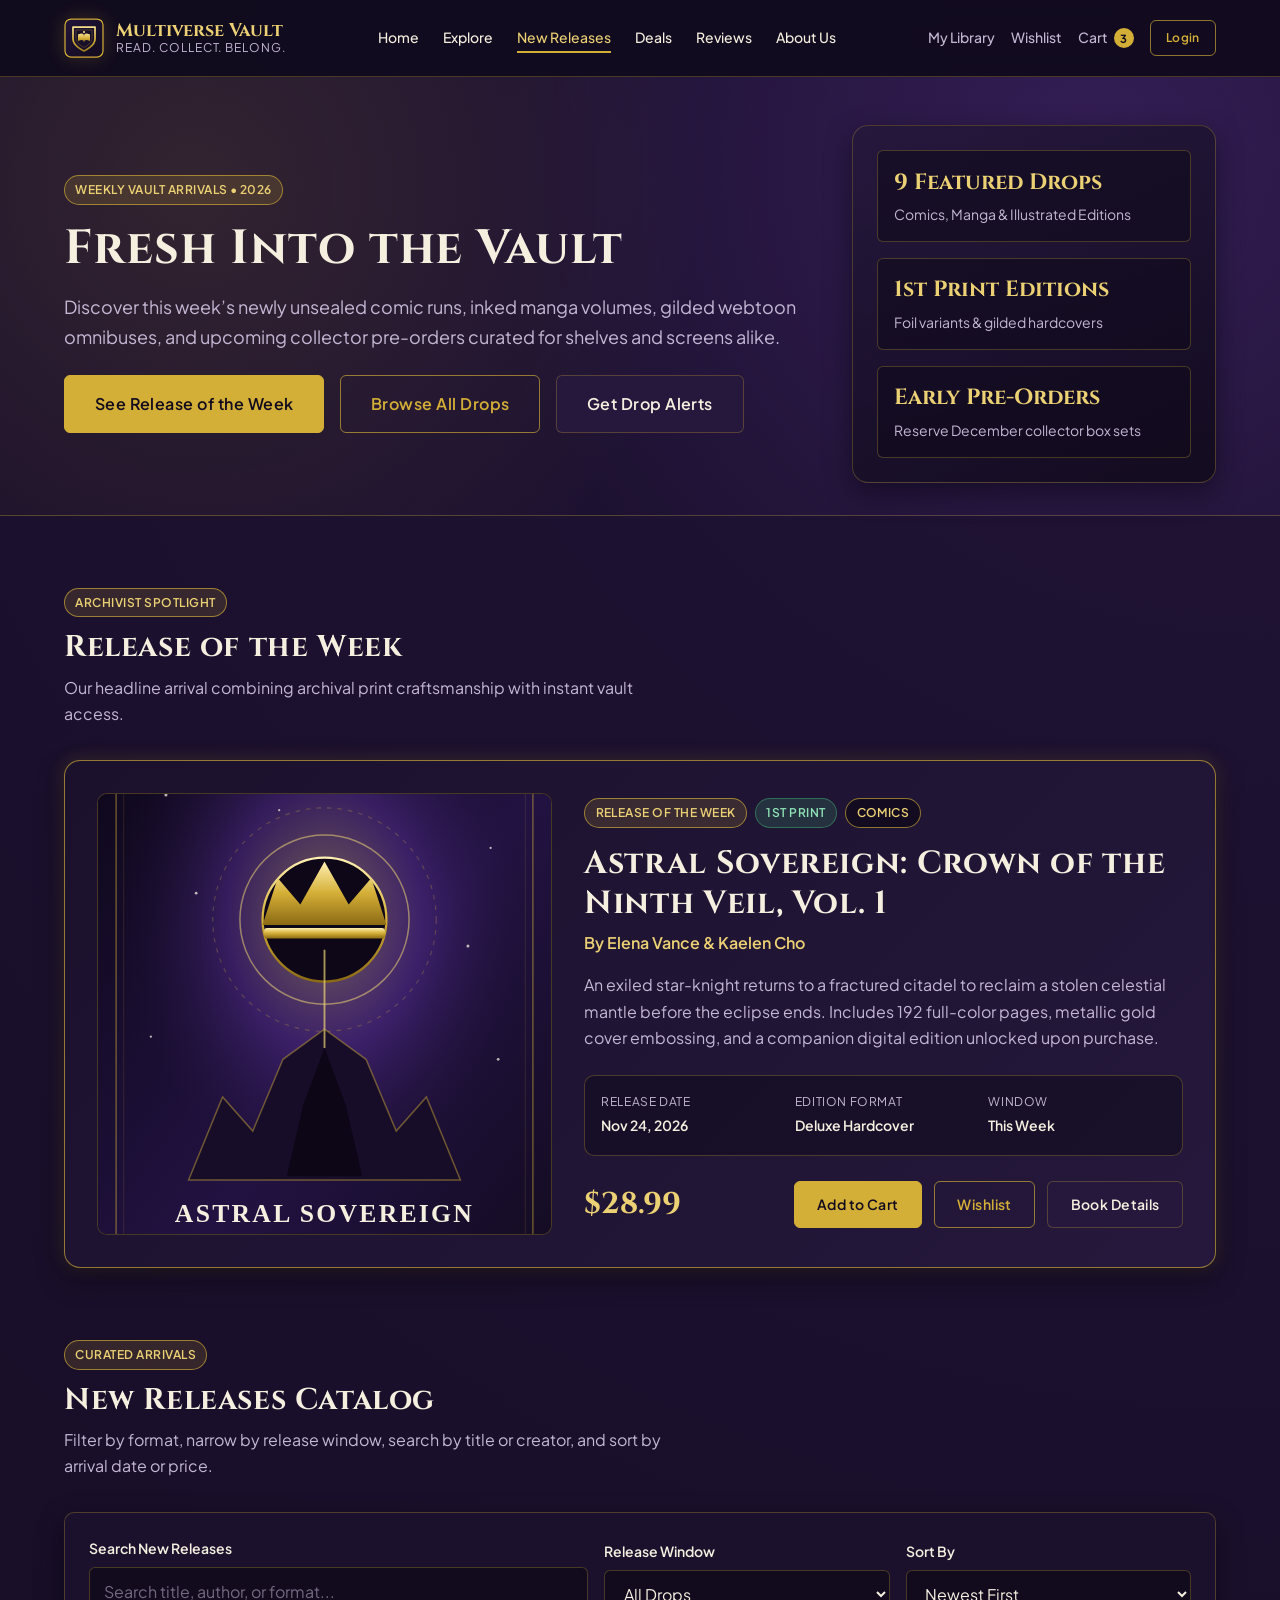
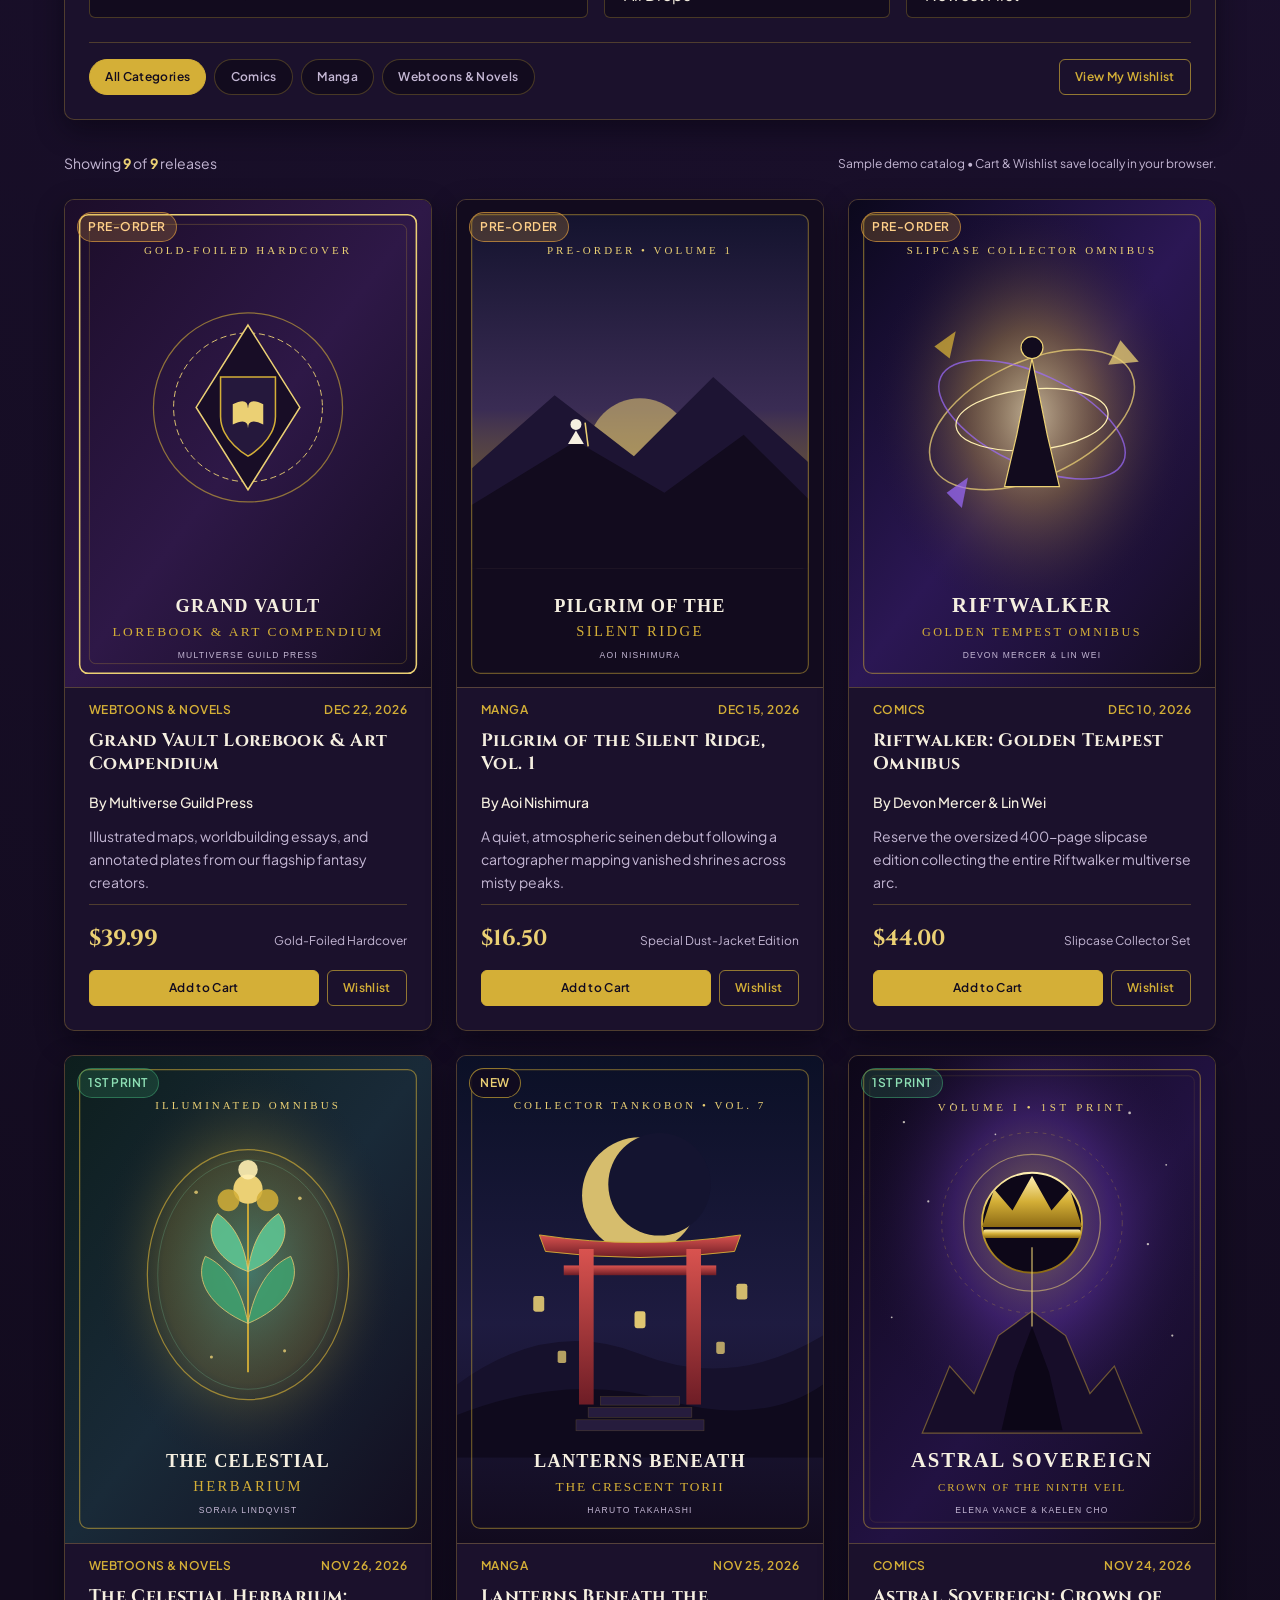
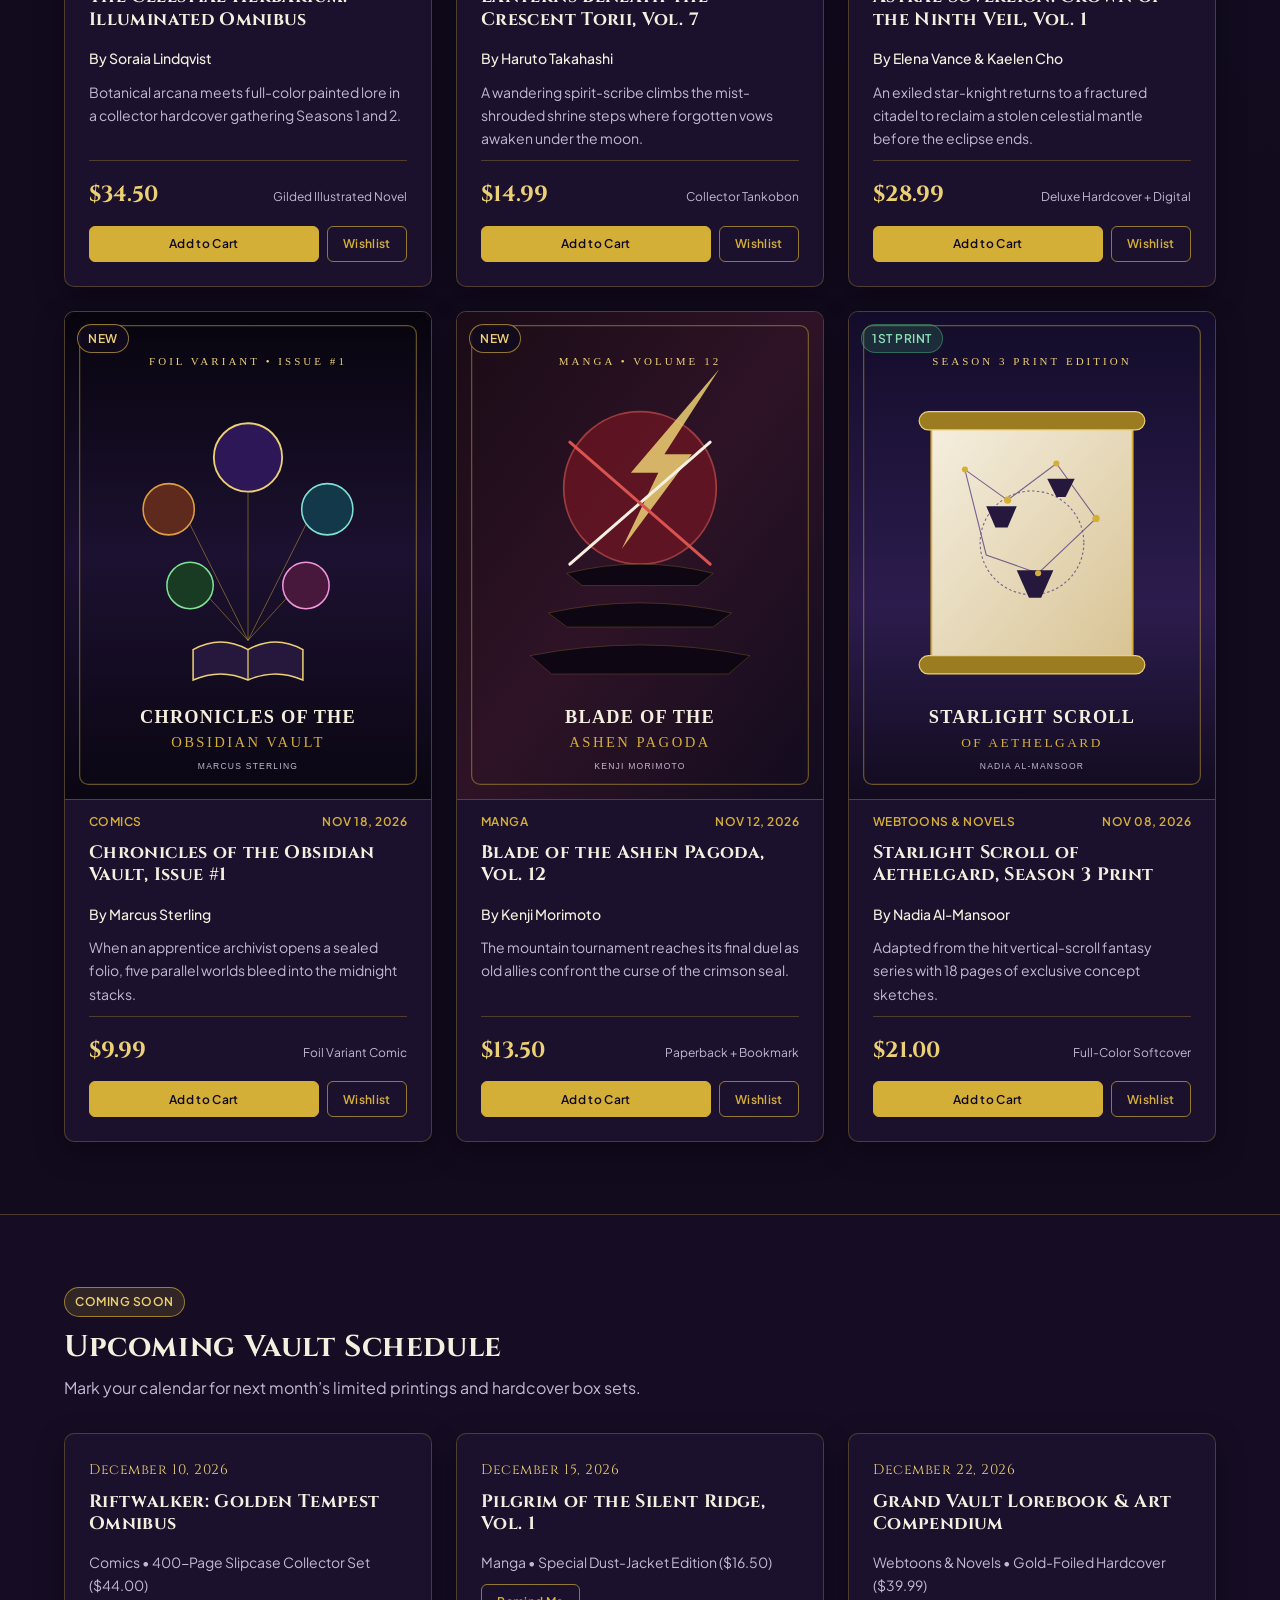
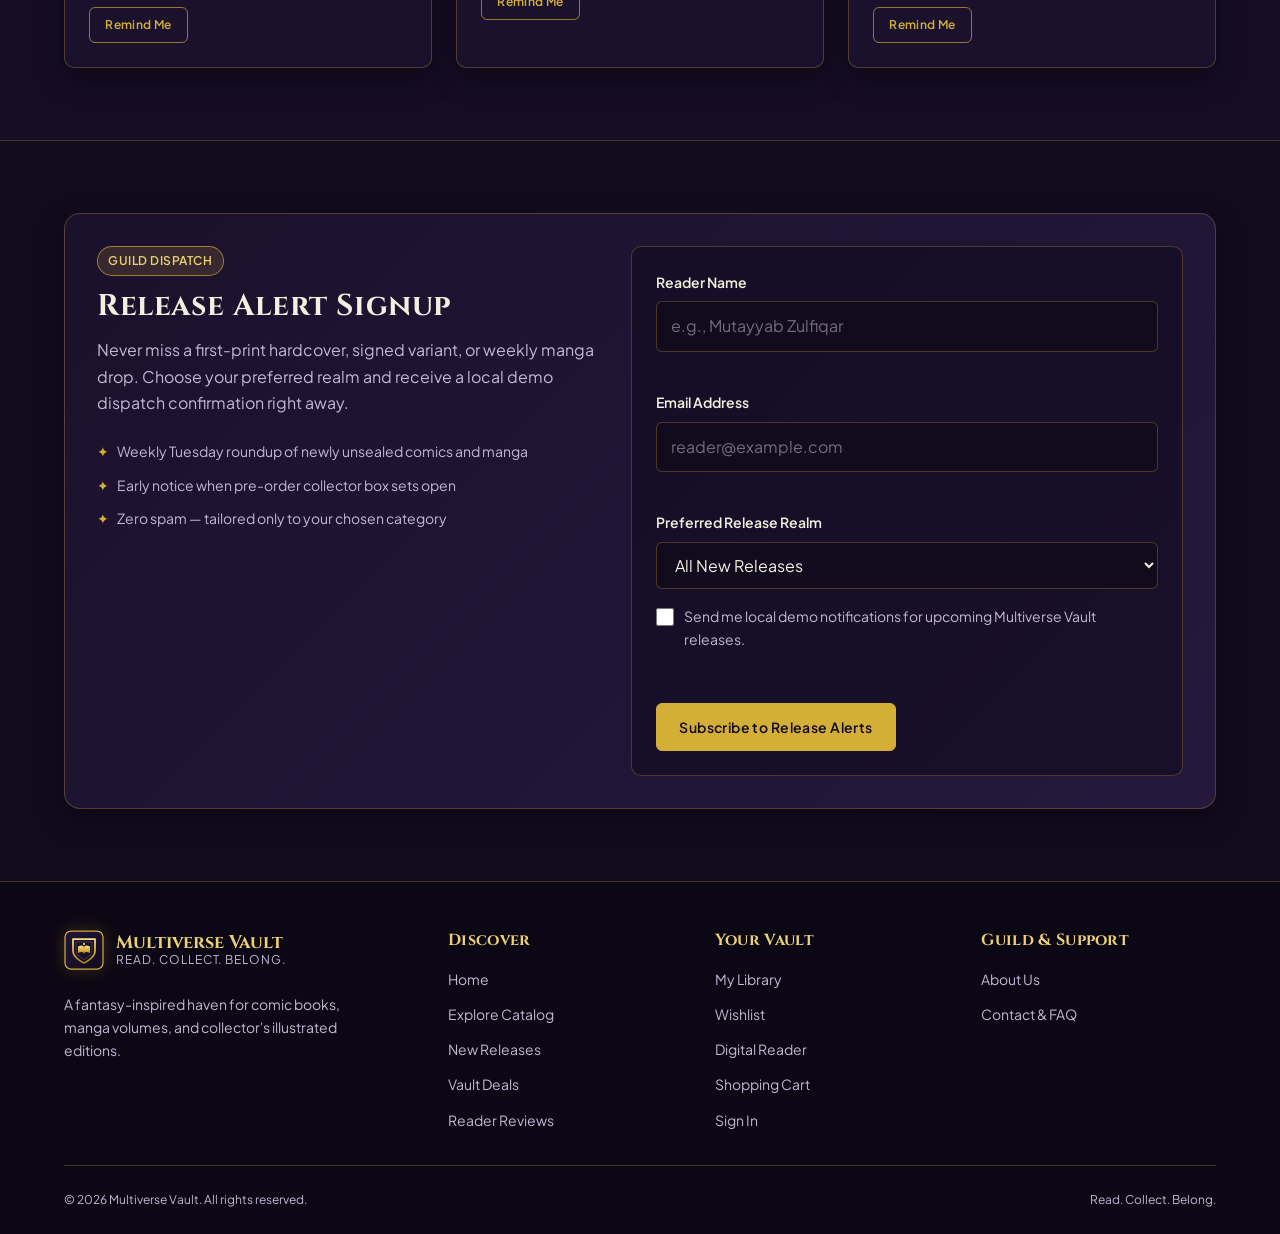
<file: pages/new-releases.html>
<!DOCTYPE html>
<html lang="en">
<head>
  <meta charset="UTF-8">
  <meta name="viewport" content="width=device-width, initial-scale=1.0">
  <meta name="description" content="Fresh Into the Vault — Explore the latest comic books, manga volumes, webtoons, and collector illustrated editions at Multiverse Vault.">
  <title>New Releases | Multiverse Vault</title>

  <!-- Google Fonts (Cinzel + Plus Jakarta Sans) -->
  <link rel="preconnect" href="https://fonts.googleapis.com">
  <link rel="preconnect" href="https://fonts.gstatic.com" crossorigin>
  <link href="https://fonts.googleapis.com/css2?family=Cinzel:wght@600;700&family=Plus+Jakarta+Sans:wght@400;500;600;700&display=swap" rel="stylesheet">

  <!-- Shared Stylesheets (Subpage Relative Paths: ../) -->
  <link rel="stylesheet" href="../css/style.css">
  <link rel="stylesheet" href="../css/responsive.css">
  <!-- Page 4 Stylesheet -->
  <link rel="stylesheet" href="../css/new-releases.css">
</head>
<body>
  <!-- ==================== SHARED HEADER (SUBPAGE) ==================== -->
  <header class="site-header">
    <div class="mv-container navbar">
      <a href="../index.html" class="brand">
        <img src="../images/logo-crest.svg" alt="" class="brand-logo-img" width="40" height="40" aria-hidden="true">
        <span class="brand-text">
          <span class="brand-name">Multiverse Vault</span>
          <span class="brand-tagline">Read. Collect. Belong.</span>
        </span>
      </a>

      <button
        type="button"
        id="nav-toggle"
        class="nav-toggle"
        aria-label="Toggle navigation menu"
        aria-expanded="false"
        aria-controls="nav-menu"
      >
        <span class="nav-toggle-bar"></span>
        <span class="nav-toggle-bar"></span>
        <span class="nav-toggle-bar"></span>
      </button>

      <nav id="nav-menu" class="nav-menu" aria-label="Primary Navigation">
        <ul class="nav-links">
          <li><a href="../index.html" class="nav-link">Home</a></li>
          <li><a href="explore.html" class="nav-link">Explore</a></li>
          <li><a href="new-releases.html" class="nav-link">New Releases</a></li>
          <li><a href="deals.html" class="nav-link">Deals</a></li>
          <li><a href="reviews.html" class="nav-link">Reviews</a></li>
          <li><a href="about.html" class="nav-link">About Us</a></li>
        </ul>

        <div class="nav-actions">
          <a href="my-library.html" class="nav-action-link">My Library</a>
          <a href="wishlist.html" class="nav-action-link">Wishlist</a>
          <a href="cart.html" class="nav-action-link">
            Cart <span id="nav-cart-count" class="cart-count">0</span>
          </a>
          <a href="login.html" class="btn btn-outline btn-sm">Login</a>
        </div>
      </nav>
    </div>
  </header>

  <!-- ==================== NEW RELEASES CONTENT ==================== -->
  <main>
    <!-- 1. Hero Section -->
    <section class="nr-hero" aria-labelledby="new-releases-heading">
      <div class="mv-container nr-hero-layout">
        <div>
          <span class="mv-badge mv-badge-gold">Weekly Vault Arrivals &bull; 2026</span>
          <h1 id="new-releases-heading" class="nr-hero-title">Fresh Into the Vault</h1>
          <p class="nr-hero-intro">
            Discover this week&rsquo;s newly unsealed comic runs, inked manga volumes, gilded webtoon
            omnibuses, and upcoming collector pre-orders curated for shelves and screens alike.
          </p>
          <div class="nr-hero-actions">
            <a href="#featured-release" class="btn btn-gold btn-lg btn-block-mobile">See Release of the Week</a>
            <a href="#release-catalog" class="btn btn-outline btn-lg btn-block-mobile">Browse All Drops</a>
            <a href="#release-alerts" class="btn btn-ghost btn-lg btn-block-mobile">Get Drop Alerts</a>
          </div>
        </div>

        <aside class="nr-hero-stats" aria-label="New release highlights">
          <div class="nr-stat-item">
            <span class="nr-stat-value">9 Featured Drops</span>
            <span class="nr-stat-label">Comics, Manga &amp; Illustrated Editions</span>
          </div>
          <div class="nr-stat-item">
            <span class="nr-stat-value">1st Print Editions</span>
            <span class="nr-stat-label">Foil variants &amp; gilded hardcovers</span>
          </div>
          <div class="nr-stat-item">
            <span class="nr-stat-value">Early Pre-Orders</span>
            <span class="nr-stat-label">Reserve December collector box sets</span>
          </div>
        </aside>
      </div>
    </section>

    <!-- 2. Featured New Release -->
    <section id="featured-release" class="mv-section" aria-labelledby="featured-heading">
      <div class="mv-container">
        <div class="mv-section-header">
          <span class="mv-badge mv-badge-gold">Archivist Spotlight</span>
          <h2 id="featured-heading" style="margin-top: 0.75rem;">Release of the Week</h2>
          <p>Our headline arrival combining archival print craftsmanship with instant vault access.</p>
        </div>

        <article class="nr-spotlight">
          <figure class="nr-spotlight-figure">
            <div class="nr-spotlight-image-wrap">
              <img
                src="../images/cover-astral-sovereign-v1.svg"
                alt="Astral Sovereign: Crown of the Ninth Veil, Vol. 1 cover artwork"
              >
            </div>
          </figure>

          <div>
            <div class="nr-spotlight-badges">
              <span class="mv-badge mv-badge-gold">Release of the Week</span>
              <span class="mv-badge nr-badge-firstprint">1st Print</span>
              <span class="mv-badge nr-badge-solid">Comics</span>
            </div>

            <h3 class="nr-spotlight-title">Astral Sovereign: Crown of the Ninth Veil, Vol. 1</h3>
            <p class="nr-spotlight-author">By Elena Vance &amp; Kaelen Cho</p>
            <p class="nr-spotlight-desc">
              An exiled star-knight returns to a fractured citadel to reclaim a stolen celestial mantle
              before the eclipse ends. Includes 192 full-color pages, metallic gold cover embossing, and
              a companion digital edition unlocked upon purchase.
            </p>

            <div class="nr-spotlight-meta">
              <div>
                <span class="nr-meta-label">Release Date</span>
                <span class="nr-meta-value">Nov 24, 2026</span>
              </div>
              <div>
                <span class="nr-meta-label">Edition Format</span>
                <span class="nr-meta-value">Deluxe Hardcover</span>
              </div>
              <div>
                <span class="nr-meta-label">Window</span>
                <span class="nr-meta-value">This Week</span>
              </div>
            </div>

            <div class="nr-spotlight-purchase">
              <span class="nr-price-tag">$28.99</span>
              <div class="nr-action-row">
                <button type="button" class="btn btn-gold" data-cart-id="astral-sovereign-1">
                  Add to Cart
                </button>
                <button
                  type="button"
                  class="btn btn-outline btn-wishlist"
                  data-wishlist-id="astral-sovereign-1"
                  aria-pressed="false"
                >
                  Wishlist
                </button>
                <a href="book-details.html?id=astral-sovereign-1" class="btn btn-ghost">Book Details</a>
              </div>
            </div>
          </div>
        </article>
      </div>
    </section>

    <!-- 3. Filter, Search, Sort & Release Catalog -->
    <section id="release-catalog" class="mv-section" aria-labelledby="catalog-heading" style="padding-top: 0;">
      <div class="mv-container">
        <div class="mv-section-header">
          <span class="mv-badge mv-badge-gold">Curated Arrivals</span>
          <h2 id="catalog-heading" style="margin-top: 0.75rem;">New Releases Catalog</h2>
          <p>
            Filter by format, narrow by release window, search by title or creator, and sort by arrival date or price.
          </p>
        </div>

        <div class="nr-toolbar" role="region" aria-label="Filter and sort new releases">
          <div class="nr-toolbar-top">
            <div class="mv-form-group nr-search-group">
              <label for="release-search" class="mv-label">Search New Releases</label>
              <input
                type="search"
                id="release-search"
                class="mv-input"
                placeholder="Search title, author, or format..."
              >
            </div>

            <div class="mv-form-group">
              <label for="release-window-filter" class="mv-label">Release Window</label>
              <select id="release-window-filter" class="mv-select">
                <option value="all">All Drops</option>
                <option value="this-week">This Week</option>
                <option value="this-month">This Month</option>
                <option value="pre-order">Pre-Order</option>
              </select>
            </div>

            <div class="mv-form-group">
              <label for="release-sort" class="mv-label">Sort By</label>
              <select id="release-sort" class="mv-select">
                <option value="newest">Newest First</option>
                <option value="price-desc">Price: High to Low</option>
                <option value="price-asc">Price: Low to High</option>
                <option value="title-asc">Title: A to Z</option>
              </select>
            </div>
          </div>

          <div class="nr-filter-row">
            <div class="nr-filter-pills" role="group" aria-label="Filter by category">
              <button type="button" class="nr-filter-btn is-active" data-category-filter="all" aria-pressed="true">
                All Categories
              </button>
              <button type="button" class="nr-filter-btn" data-category-filter="comics" aria-pressed="false">
                Comics
              </button>
              <button type="button" class="nr-filter-btn" data-category-filter="manga" aria-pressed="false">
                Manga
              </button>
              <button type="button" class="nr-filter-btn" data-category-filter="webtoons" aria-pressed="false">
                Webtoons &amp; Novels
              </button>
            </div>

            <a href="wishlist.html" class="btn btn-outline btn-sm">View My Wishlist</a>
          </div>
        </div>

        <div class="nr-results-bar">
          <p id="releases-count" class="nr-results-count">Showing <strong>9</strong> of <strong>9</strong> releases</p>
          <p class="nr-demo-note">Sample demo catalog &bull; Cart &amp; Wishlist save locally in your browser.</p>
        </div>

        <div id="releases-grid" class="mv-grid-3" aria-live="polite"></div>

        <div id="releases-empty" class="nr-empty-state" hidden>
          <h3>No Releases Match Your Filters</h3>
          <p>Try clearing your search term or switching back to all categories and release windows.</p>
          <button type="button" id="reset-release-filters" class="btn btn-gold">Reset All Filters</button>
        </div>
      </div>
    </section>

    <!-- 4. Upcoming Release Schedule -->
    <section class="mv-section nr-schedule-section" aria-labelledby="schedule-heading">
      <div class="mv-container">
        <div class="mv-section-header">
          <span class="mv-badge mv-badge-gold">Coming Soon</span>
          <h2 id="schedule-heading" style="margin-top: 0.75rem;">Upcoming Vault Schedule</h2>
          <p>Mark your calendar for next month&rsquo;s limited printings and hardcover box sets.</p>
        </div>

        <div class="mv-grid-3">
          <article class="mv-card">
            <div class="mv-card-body nr-schedule-card">
              <span class="nr-schedule-date">December 10, 2026</span>
              <h3 class="mv-card-title">Riftwalker: Golden Tempest Omnibus</h3>
              <p class="mv-card-meta">Comics &bull; 400-Page Slipcase Collector Set ($44.00)</p>
              <button
                type="button"
                class="btn btn-outline btn-sm"
                data-notify-category="comics"
                data-notify-title="Riftwalker: Golden Tempest Omnibus"
              >
                Remind Me
              </button>
            </div>
          </article>

          <article class="mv-card">
            <div class="mv-card-body nr-schedule-card">
              <span class="nr-schedule-date">December 15, 2026</span>
              <h3 class="mv-card-title">Pilgrim of the Silent Ridge, Vol. 1</h3>
              <p class="mv-card-meta">Manga &bull; Special Dust-Jacket Edition ($16.50)</p>
              <button
                type="button"
                class="btn btn-outline btn-sm"
                data-notify-category="manga"
                data-notify-title="Pilgrim of the Silent Ridge, Vol. 1"
              >
                Remind Me
              </button>
            </div>
          </article>

          <article class="mv-card">
            <div class="mv-card-body nr-schedule-card">
              <span class="nr-schedule-date">December 22, 2026</span>
              <h3 class="mv-card-title">Grand Vault Lorebook &amp; Art Compendium</h3>
              <p class="mv-card-meta">Webtoons &amp; Novels &bull; Gold-Foiled Hardcover ($39.99)</p>
              <button
                type="button"
                class="btn btn-outline btn-sm"
                data-notify-category="webtoons"
                data-notify-title="Grand Vault Lorebook & Art Compendium"
              >
                Remind Me
              </button>
            </div>
          </article>
        </div>
      </div>
    </section>

    <!-- 5. Release Alert Signup -->
    <section id="release-alerts" class="mv-section" aria-labelledby="alerts-heading">
      <div class="mv-container">
        <div class="nr-alert-panel">
          <div>
            <span class="mv-badge mv-badge-gold">Guild Dispatch</span>
            <h2 id="alerts-heading" style="margin-top: 0.75rem;">Release Alert Signup</h2>
            <p style="margin-top: 0.75rem;">
              Never miss a first-print hardcover, signed variant, or weekly manga drop. Choose your
              preferred realm and receive a local demo dispatch confirmation right away.
            </p>
            <ul class="nr-alert-list">
              <li>Weekly Tuesday roundup of newly unsealed comics and manga</li>
              <li>Early notice when pre-order collector box sets open</li>
              <li>Zero spam &mdash; tailored only to your chosen category</li>
            </ul>
          </div>

          <form id="release-alert-form" class="nr-alert-form" novalidate>
            <div class="mv-form-group">
              <label for="alert-name" class="mv-label">Reader Name</label>
              <input
                type="text"
                id="alert-name"
                name="alertName"
                class="mv-input"
                placeholder="e.g., Mutayyab Zulfiqar"
                required
              >
              <span id="alert-name-error" class="nr-field-error" aria-live="polite"></span>
            </div>

            <div class="mv-form-group">
              <label for="alert-email" class="mv-label">Email Address</label>
              <input
                type="email"
                id="alert-email"
                name="alertEmail"
                class="mv-input"
                placeholder="reader@example.com"
                required
              >
              <span id="alert-email-error" class="nr-field-error" aria-live="polite"></span>
            </div>

            <div class="mv-form-group">
              <label for="alert-category" class="mv-label">Preferred Release Realm</label>
              <select id="alert-category" name="alertCategory" class="mv-select">
                <option value="all">All New Releases</option>
                <option value="comics">Comics &amp; Graphic Novels</option>
                <option value="manga">Manga Volumes</option>
                <option value="webtoons">Webtoons &amp; Illustrated Novels</option>
              </select>
            </div>

            <label class="nr-checkbox-row" for="alert-consent">
              <input type="checkbox" id="alert-consent" name="alertConsent" required>
              <span>Send me local demo notifications for upcoming Multiverse Vault releases.</span>
            </label>
            <span id="alert-consent-error" class="nr-field-error" aria-live="polite" style="display: block; margin-bottom: 0.75rem;"></span>

            <button type="submit" class="btn btn-gold btn-block-mobile">Subscribe to Release Alerts</button>

            <div id="alert-form-status" class="nr-status-banner" role="status" aria-live="polite"></div>
          </form>
        </div>
      </div>
    </section>
  </main>

  <div id="nr-toast" class="nr-toast" role="status" aria-live="polite"></div>

  <!-- ==================== SHARED FOOTER (SUBPAGE) ==================== -->
  <footer class="site-footer">
    <div class="mv-container">
      <div class="footer-grid">
        <div class="footer-brand">
          <a href="../index.html" class="brand">
            <img src="../images/logo-crest.svg" alt="" class="brand-logo-img" width="40" height="40" aria-hidden="true">
            <span class="brand-text">
              <span class="brand-name">Multiverse Vault</span>
              <span class="brand-tagline">Read. Collect. Belong.</span>
            </span>
          </a>
          <p>
            A fantasy-inspired haven for comic books, manga volumes, and collector's illustrated editions.
          </p>
        </div>

        <div>
          <h3 class="footer-heading">Discover</h3>
          <ul class="footer-links">
            <li><a href="../index.html">Home</a></li>
            <li><a href="explore.html">Explore Catalog</a></li>
            <li><a href="new-releases.html">New Releases</a></li>
            <li><a href="deals.html">Vault Deals</a></li>
            <li><a href="reviews.html">Reader Reviews</a></li>
          </ul>
        </div>

        <div>
          <h3 class="footer-heading">Your Vault</h3>
          <ul class="footer-links">
            <li><a href="my-library.html">My Library</a></li>
            <li><a href="wishlist.html">Wishlist</a></li>
            <li><a href="reader.html">Digital Reader</a></li>
            <li><a href="cart.html">Shopping Cart</a></li>
            <li><a href="login.html">Sign In</a></li>
          </ul>
        </div>

        <div>
          <h3 class="footer-heading">Guild &amp; Support</h3>
          <ul class="footer-links">
            <li><a href="about.html">About Us</a></li>
            <li><a href="contact.html">Contact &amp; FAQ</a></li>
          </ul>
        </div>
      </div>

      <div class="footer-bottom">
        <span>&copy; <span id="footer-year">2026</span> Multiverse Vault. All rights reserved.</span>
        <span>Read. Collect. Belong.</span>
      </div>
    </div>
  </footer>

  <!-- Shared Script (Subpage Relative Path: ../) -->
  <script src="../js/main.js"></script>
  <!-- Page 4 Script -->
  <script src="../js/new-releases.js"></script>
</body>
</html>
</file>
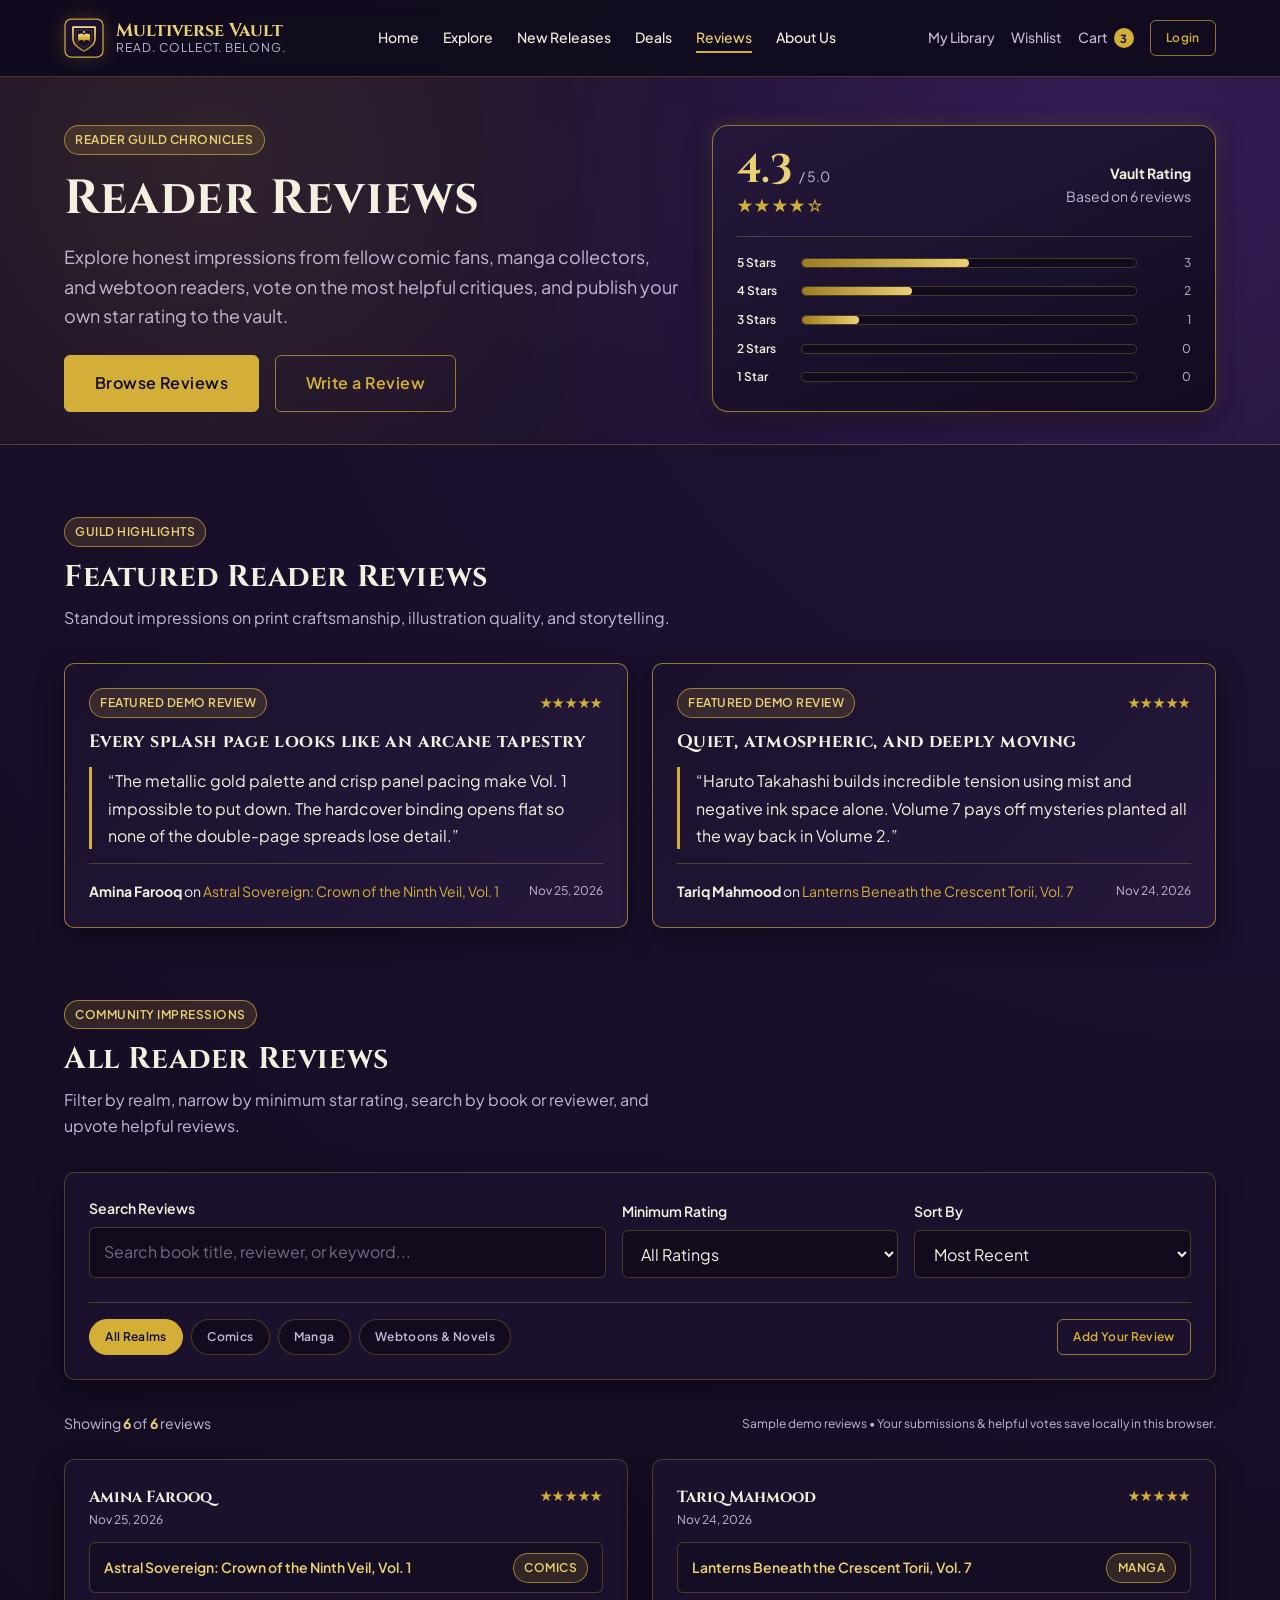
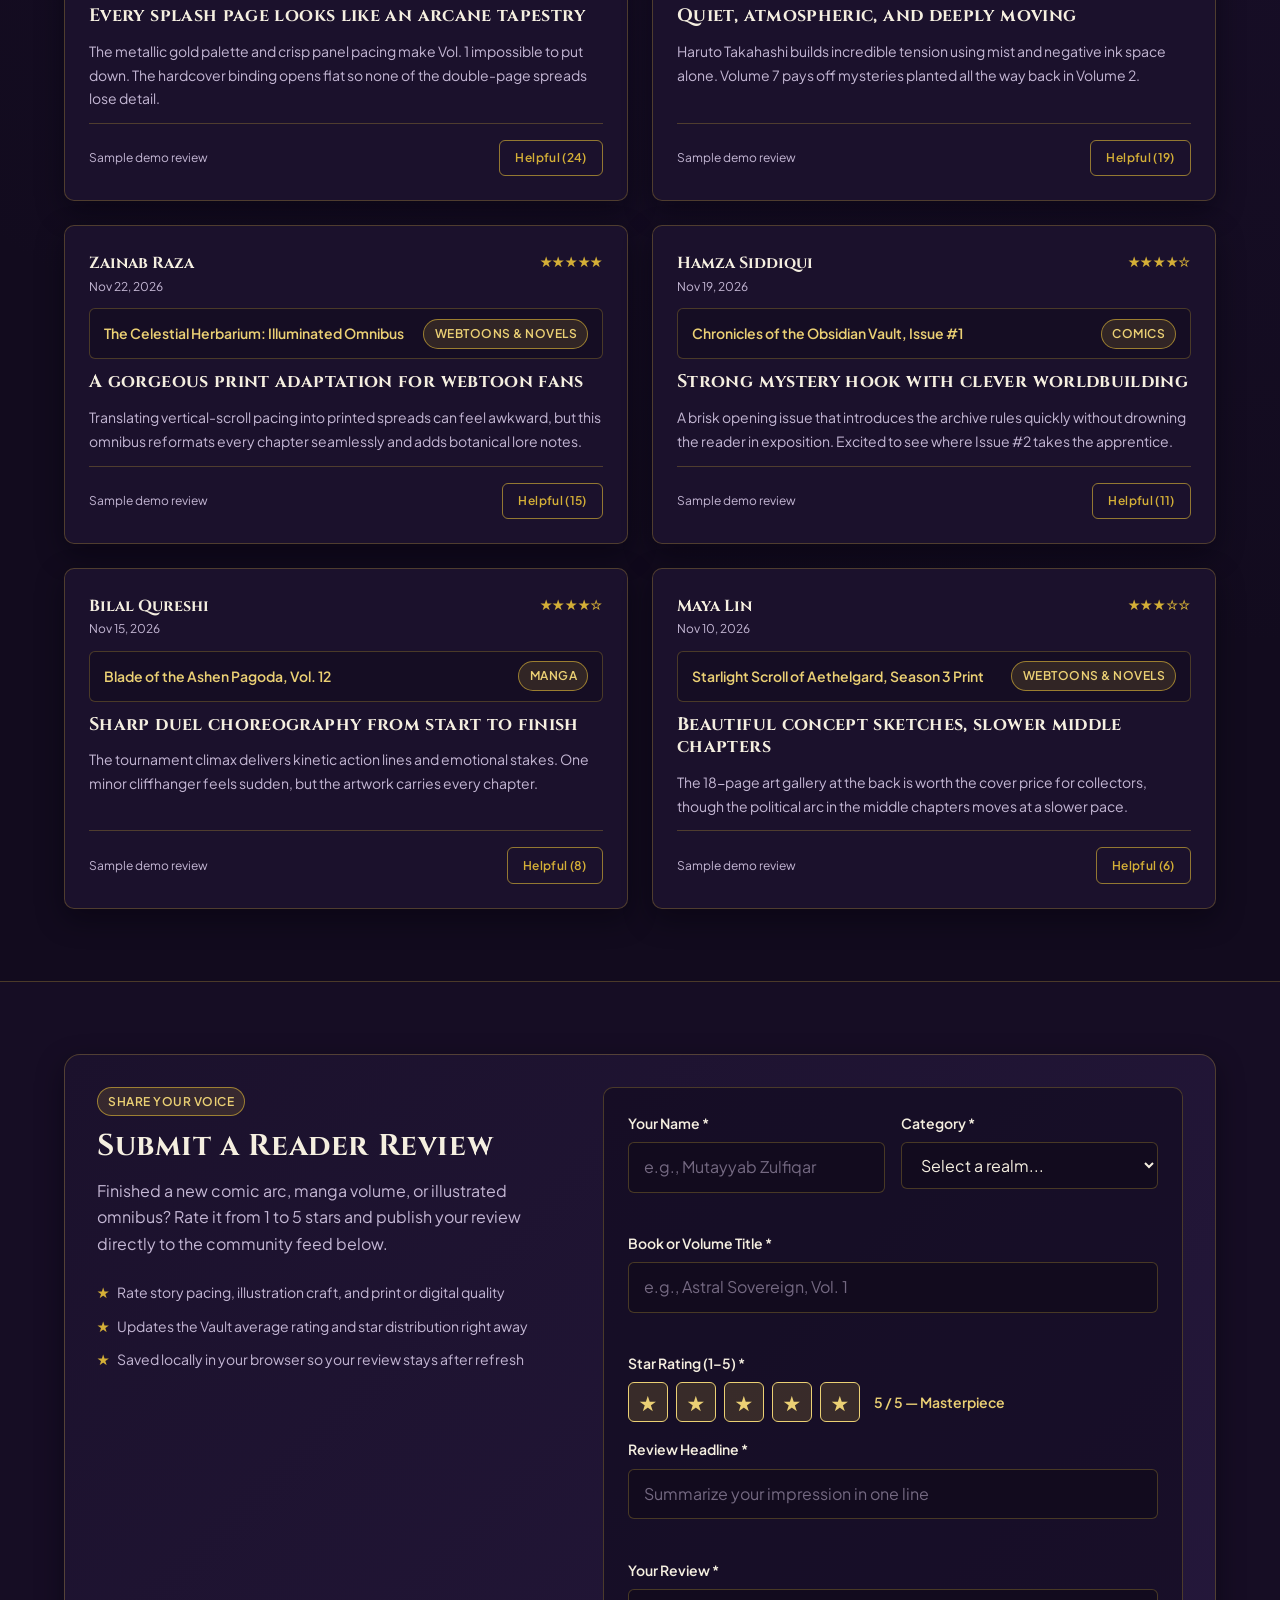
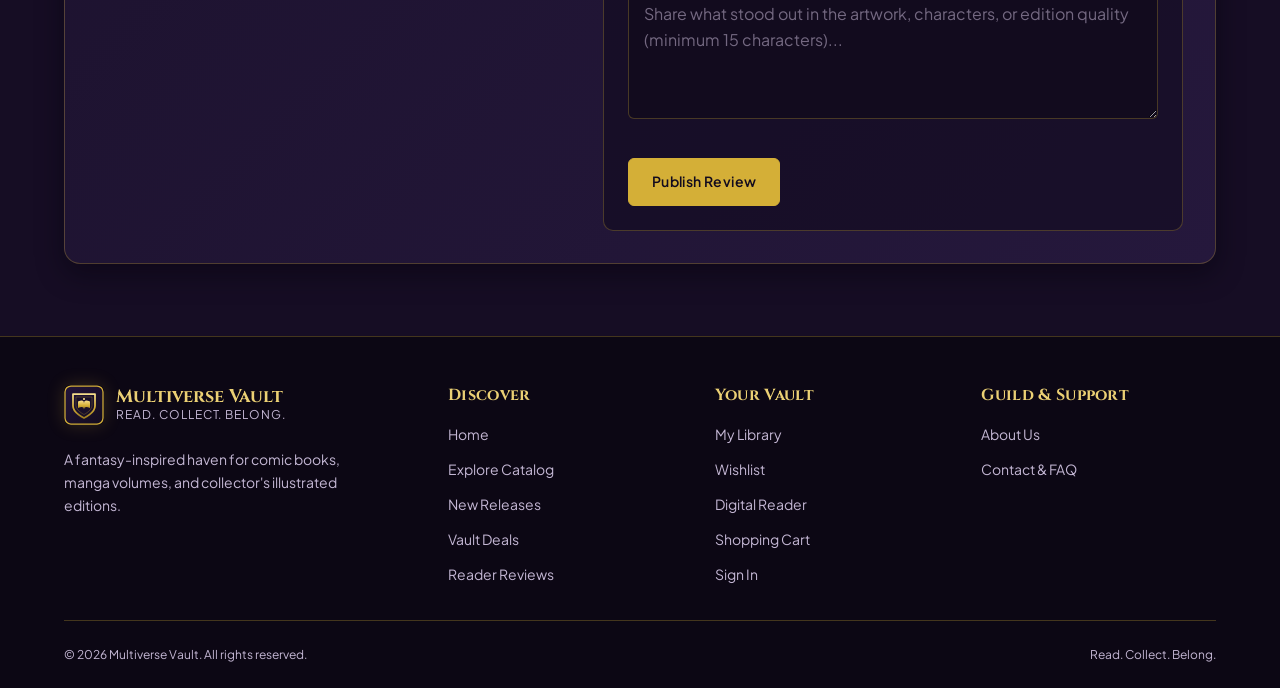
<file: pages/reviews.html>
<!DOCTYPE html>
<html lang="en">
<head>
  <meta charset="UTF-8">
  <meta name="viewport" content="width=device-width, initial-scale=1.0">
  <meta name="description" content="Reader Reviews — Browse community ratings, honest impressions, and share your own review at Multiverse Vault.">
  <title>Reader Reviews | Multiverse Vault</title>

  <!-- Google Fonts (Cinzel + Plus Jakarta Sans) -->
  <link rel="preconnect" href="https://fonts.googleapis.com">
  <link rel="preconnect" href="https://fonts.gstatic.com" crossorigin>
  <link href="https://fonts.googleapis.com/css2?family=Cinzel:wght@600;700&family=Plus+Jakarta+Sans:wght@400;500;600;700&display=swap" rel="stylesheet">

  <!-- Shared Stylesheets (Subpage Relative Paths: ../) -->
  <link rel="stylesheet" href="../css/style.css">
  <link rel="stylesheet" href="../css/responsive.css">
  <!-- Page 5 Stylesheet -->
  <link rel="stylesheet" href="../css/reviews.css">
</head>
<body>
  <!-- ==================== SHARED HEADER (SUBPAGE) ==================== -->
  <header class="site-header">
    <div class="mv-container navbar">
      <a href="../index.html" class="brand">
        <img src="../images/logo-crest.svg" alt="" class="brand-logo-img" width="40" height="40" aria-hidden="true">
        <span class="brand-text">
          <span class="brand-name">Multiverse Vault</span>
          <span class="brand-tagline">Read. Collect. Belong.</span>
        </span>
      </a>

      <button
        type="button"
        id="nav-toggle"
        class="nav-toggle"
        aria-label="Toggle navigation menu"
        aria-expanded="false"
        aria-controls="nav-menu"
      >
        <span class="nav-toggle-bar"></span>
        <span class="nav-toggle-bar"></span>
        <span class="nav-toggle-bar"></span>
      </button>

      <nav id="nav-menu" class="nav-menu" aria-label="Primary Navigation">
        <ul class="nav-links">
          <li><a href="../index.html" class="nav-link">Home</a></li>
          <li><a href="explore.html" class="nav-link">Explore</a></li>
          <li><a href="new-releases.html" class="nav-link">New Releases</a></li>
          <li><a href="deals.html" class="nav-link">Deals</a></li>
          <li><a href="reviews.html" class="nav-link">Reviews</a></li>
          <li><a href="about.html" class="nav-link">About Us</a></li>
        </ul>

        <div class="nav-actions">
          <a href="my-library.html" class="nav-action-link">My Library</a>
          <a href="wishlist.html" class="nav-action-link">Wishlist</a>
          <a href="cart.html" class="nav-action-link">
            Cart <span id="nav-cart-count" class="cart-count">0</span>
          </a>
          <a href="login.html" class="btn btn-outline btn-sm">Login</a>
        </div>
      </nav>
    </div>
  </header>

  <!-- ==================== READER REVIEWS CONTENT ==================== -->
  <main>
    <!-- 1. Hero & Overall Rating Summary -->
    <section class="rv-hero" aria-labelledby="reviews-heading">
      <div class="mv-container rv-hero-grid">
        <div>
          <span class="mv-badge mv-badge-gold">Reader Guild Chronicles</span>
          <h1 id="reviews-heading" class="rv-hero-title">Reader Reviews</h1>
          <p class="rv-hero-intro">
            Explore honest impressions from fellow comic fans, manga collectors, and webtoon readers,
            vote on the most helpful critiques, and publish your own star rating to the vault.
          </p>
          <div class="rv-hero-actions">
            <a href="#reviews-feed" class="btn btn-gold btn-lg btn-block-mobile">Browse Reviews</a>
            <a href="#write-review" class="btn btn-outline btn-lg btn-block-mobile">Write a Review</a>
          </div>
        </div>

        <aside class="rv-summary-card" aria-label="Overall Vault Rating Summary">
          <div class="rv-summary-header">
            <div>
              <div class="rv-score-block">
                <span id="rv-average-score" class="rv-score-number">4.3</span>
                <span class="rv-score-max">/ 5.0</span>
              </div>
              <div id="rv-average-stars" class="rv-stars-display" aria-hidden="true">&#9733;&#9733;&#9733;&#9733;&#9734;</div>
            </div>
            <div class="rv-total-count">
              <strong class="text-cream" style="display: block;">Vault Rating</strong>
              <span id="rv-total-reviews">Based on 6 reviews</span>
            </div>
          </div>

          <div id="rv-distribution" class="rv-distribution"></div>
        </aside>
      </div>
    </section>

    <!-- 2. Featured Reader Reviews -->
    <section class="mv-section" aria-labelledby="featured-reviews-heading">
      <div class="mv-container">
        <div class="mv-section-header">
          <span class="mv-badge mv-badge-gold">Guild Highlights</span>
          <h2 id="featured-reviews-heading" style="margin-top: 0.75rem;">Featured Reader Reviews</h2>
          <p>Standout impressions on print craftsmanship, illustration quality, and storytelling.</p>
        </div>

        <div id="rv-featured-grid" class="mv-grid-2"></div>
      </div>
    </section>

    <!-- 3. Filter Controls & Community Reviews Feed -->
    <section id="reviews-feed" class="mv-section" aria-labelledby="feed-heading" style="padding-top: 0;">
      <div class="mv-container">
        <div class="mv-section-header">
          <span class="mv-badge mv-badge-gold">Community Impressions</span>
          <h2 id="feed-heading" style="margin-top: 0.75rem;">All Reader Reviews</h2>
          <p>Filter by realm, narrow by minimum star rating, search by book or reviewer, and upvote helpful reviews.</p>
        </div>

        <div class="rv-toolbar" role="region" aria-label="Filter and sort reader reviews">
          <div class="rv-toolbar-grid">
            <div class="mv-form-group rv-search-group">
              <label for="review-search" class="mv-label">Search Reviews</label>
              <input
                type="search"
                id="review-search"
                class="mv-input"
                placeholder="Search book title, reviewer, or keyword..."
              >
            </div>

            <div class="mv-form-group">
              <label for="review-rating-filter" class="mv-label">Minimum Rating</label>
              <select id="review-rating-filter" class="mv-select">
                <option value="0">All Ratings</option>
                <option value="5">5 Stars Only</option>
                <option value="4">4+ Stars</option>
                <option value="3">3+ Stars</option>
              </select>
            </div>

            <div class="mv-form-group">
              <label for="review-sort" class="mv-label">Sort By</label>
              <select id="review-sort" class="mv-select">
                <option value="newest">Most Recent</option>
                <option value="helpful">Most Helpful</option>
                <option value="highest">Highest Rated</option>
                <option value="lowest">Lowest Rated</option>
              </select>
            </div>
          </div>

          <div class="rv-filter-row">
            <div class="rv-filter-pills" role="group" aria-label="Filter reviews by category">
              <button type="button" class="rv-filter-btn is-active" data-review-category="all" aria-pressed="true">
                All Realms
              </button>
              <button type="button" class="rv-filter-btn" data-review-category="comics" aria-pressed="false">
                Comics
              </button>
              <button type="button" class="rv-filter-btn" data-review-category="manga" aria-pressed="false">
                Manga
              </button>
              <button type="button" class="rv-filter-btn" data-review-category="webtoons" aria-pressed="false">
                Webtoons &amp; Novels
              </button>
            </div>

            <a href="#write-review" class="btn btn-outline btn-sm">Add Your Review</a>
          </div>
        </div>

        <div class="rv-results-bar">
          <p id="reviews-count" class="rv-results-count">Showing <strong>6</strong> of <strong>6</strong> reviews</p>
          <p class="rv-demo-note">Sample demo reviews &bull; Your submissions &amp; helpful votes save locally in this browser.</p>
        </div>

        <div id="reviews-grid" class="mv-grid-2" aria-live="polite"></div>

        <div id="reviews-empty" class="rv-empty-state" hidden>
          <h3>No Reviews Match Your Filters</h3>
          <p>Try lowering the minimum star rating, clearing your search text, or selecting All Realms.</p>
          <button type="button" id="reset-review-filters" class="btn btn-gold">Reset Filters</button>
        </div>
      </div>
    </section>

    <!-- 4. Write a Review Form -->
    <section id="write-review" class="mv-section rv-submit-section" aria-labelledby="submit-review-heading">
      <div class="mv-container">
        <div class="rv-submit-panel">
          <div>
            <span class="mv-badge mv-badge-gold">Share Your Voice</span>
            <h2 id="submit-review-heading" style="margin-top: 0.75rem;">Submit a Reader Review</h2>
            <p style="margin-top: 0.75rem;">
              Finished a new comic arc, manga volume, or illustrated omnibus? Rate it from 1 to 5 stars
              and publish your review directly to the community feed below.
            </p>
            <ul class="rv-guidelines">
              <li>Rate story pacing, illustration craft, and print or digital quality</li>
              <li>Updates the Vault average rating and star distribution right away</li>
              <li>Saved locally in your browser so your review stays after refresh</li>
            </ul>
          </div>

          <form id="review-submit-form" class="rv-form-card" novalidate>
            <div class="rv-form-row">
              <div class="mv-form-group">
                <label for="review-author" class="mv-label">Your Name *</label>
                <input
                  type="text"
                  id="review-author"
                  name="reviewAuthor"
                  class="mv-input"
                  placeholder="e.g., Mutayyab Zulfiqar"
                  required
                >
                <span id="review-author-error" class="rv-field-error" aria-live="polite"></span>
              </div>

              <div class="mv-form-group">
                <label for="review-category" class="mv-label">Category *</label>
                <select id="review-category" name="reviewCategory" class="mv-select" required>
                  <option value="">Select a realm...</option>
                  <option value="comics">Comics</option>
                  <option value="manga">Manga</option>
                  <option value="webtoons">Webtoons &amp; Novels</option>
                </select>
                <span id="review-category-error" class="rv-field-error" aria-live="polite"></span>
              </div>
            </div>

            <div class="mv-form-group">
              <label for="review-book" class="mv-label">Book or Volume Title *</label>
              <input
                type="text"
                id="review-book"
                name="reviewBook"
                class="mv-input"
                placeholder="e.g., Astral Sovereign, Vol. 1"
                required
              >
              <span id="review-book-error" class="rv-field-error" aria-live="polite"></span>
            </div>

            <div class="mv-form-group">
              <span id="rating-picker-label" class="mv-label">Star Rating (1&ndash;5) *</span>
              <input type="hidden" id="review-rating-value" name="reviewRating" value="5">
              <div class="rv-star-picker" role="radiogroup" aria-labelledby="rating-picker-label">
                <button type="button" class="rv-star-btn is-active" data-star-value="1" role="radio" aria-checked="false" aria-label="1 star">&#9733;</button>
                <button type="button" class="rv-star-btn is-active" data-star-value="2" role="radio" aria-checked="false" aria-label="2 stars">&#9733;</button>
                <button type="button" class="rv-star-btn is-active" data-star-value="3" role="radio" aria-checked="false" aria-label="3 stars">&#9733;</button>
                <button type="button" class="rv-star-btn is-active" data-star-value="4" role="radio" aria-checked="false" aria-label="4 stars">&#9733;</button>
                <button type="button" class="rv-star-btn is-active" data-star-value="5" role="radio" aria-checked="true" aria-label="5 stars">&#9733;</button>
                <span id="review-rating-text" class="rv-star-label">5 / 5 &mdash; Masterpiece</span>
              </div>
            </div>

            <div class="mv-form-group">
              <label for="review-headline" class="mv-label">Review Headline *</label>
              <input
                type="text"
                id="review-headline"
                name="reviewHeadline"
                class="mv-input"
                placeholder="Summarize your impression in one line"
                required
              >
              <span id="review-headline-error" class="rv-field-error" aria-live="polite"></span>
            </div>

            <div class="mv-form-group">
              <label for="review-body" class="mv-label">Your Review *</label>
              <textarea
                id="review-body"
                name="reviewBody"
                class="mv-textarea"
                rows="4"
                placeholder="Share what stood out in the artwork, characters, or edition quality (minimum 15 characters)..."
                required
              ></textarea>
              <span id="review-body-error" class="rv-field-error" aria-live="polite"></span>
            </div>

            <button type="submit" class="btn btn-gold btn-block-mobile">Publish Review</button>

            <div id="review-form-status" class="rv-status-banner" role="status" aria-live="polite"></div>
          </form>
        </div>
      </div>
    </section>
  </main>

  <!-- ==================== SHARED FOOTER (SUBPAGE) ==================== -->
  <footer class="site-footer">
    <div class="mv-container">
      <div class="footer-grid">
        <div class="footer-brand">
          <a href="../index.html" class="brand">
            <img src="../images/logo-crest.svg" alt="" class="brand-logo-img" width="40" height="40" aria-hidden="true">
            <span class="brand-text">
              <span class="brand-name">Multiverse Vault</span>
              <span class="brand-tagline">Read. Collect. Belong.</span>
            </span>
          </a>
          <p>
            A fantasy-inspired haven for comic books, manga volumes, and collector's illustrated editions.
          </p>
        </div>

        <div>
          <h3 class="footer-heading">Discover</h3>
          <ul class="footer-links">
            <li><a href="../index.html">Home</a></li>
            <li><a href="explore.html">Explore Catalog</a></li>
            <li><a href="new-releases.html">New Releases</a></li>
            <li><a href="deals.html">Vault Deals</a></li>
            <li><a href="reviews.html">Reader Reviews</a></li>
          </ul>
        </div>

        <div>
          <h3 class="footer-heading">Your Vault</h3>
          <ul class="footer-links">
            <li><a href="my-library.html">My Library</a></li>
            <li><a href="wishlist.html">Wishlist</a></li>
            <li><a href="reader.html">Digital Reader</a></li>
            <li><a href="cart.html">Shopping Cart</a></li>
            <li><a href="login.html">Sign In</a></li>
          </ul>
        </div>

        <div>
          <h3 class="footer-heading">Guild &amp; Support</h3>
          <ul class="footer-links">
            <li><a href="about.html">About Us</a></li>
            <li><a href="contact.html">Contact &amp; FAQ</a></li>
          </ul>
        </div>
      </div>

      <div class="footer-bottom">
        <span>&copy; <span id="footer-year">2026</span> Multiverse Vault. All rights reserved.</span>
        <span>Read. Collect. Belong.</span>
      </div>
    </div>
  </footer>

  <!-- Shared Script (Subpage Relative Path: ../) -->
  <script src="../js/main.js"></script>
  <!-- Page 5 Script -->
  <script src="../js/reviews.js"></script>
</body>
</html>
</file>
<file: css/style.css>
/* ==========================================================================
   Multiverse Vault — Shared Stylesheet
   Tagline: Read. Collect. Belong.
   Theme: Fantasy-inspired comic, manga & illustrated bookstore
   ========================================================================== */

/* --------------------------------------------------------------------------
   1. Design Variables (:root)
   -------------------------------------------------------------------------- */
:root {
  /* Backgrounds (Dark Purple Palette) */
  --bg-vault: #120b1e;
  --bg-surface: #1b112c;
  --bg-elevated: #25183c;
  --bg-header: rgba(18, 11, 30, 0.94);

  /* Accents (Antique Gold) */
  --gold-primary: #d4af37;
  --gold-light: #ebd074;
  --gold-dark: #9c7c21;
  --border-gold: rgba(212, 175, 55, 0.28);
  --border-gold-strong: rgba(212, 175, 55, 0.65);

  /* Text (Warm Cream & Muted Lavender) */
  --text-cream: #f5efe0;
  --text-muted: #c4b7d4;
  --text-dark: #120b1e;

  /* Status Colors */
  --success: #3fa370;
  --warning: #e09f3e;
  --danger: #d9534f;

  /* Typography */
  --font-heading: 'Cinzel', Georgia, 'Times New Roman', serif;
  --font-body: 'Plus Jakarta Sans', 'Segoe UI', system-ui, -apple-system, sans-serif;

  /* Type Scale */
  --fs-xs: 0.75rem;
  --fs-sm: 0.875rem;
  --fs-base: 1rem;
  --fs-lg: 1.125rem;
  --fs-xl: 1.375rem;
  --fs-2xl: 1.875rem;
  --fs-3xl: 2.5rem;

  /* Spacing & Layout */
  --container-max: 1200px;
  --header-height: 76px;
  --space-1: 0.5rem;
  --space-2: 1rem;
  --space-3: 1.5rem;
  --space-4: 2rem;
  --space-5: 3rem;
  --space-6: 4.5rem;

  /* Borders, Radius & Shadows */
  --radius-sm: 6px;
  --radius-md: 10px;
  --radius-lg: 16px;
  --radius-pill: 999px;
  --shadow-card: 0 10px 28px rgba(5, 2, 12, 0.45);
  --shadow-gold: 0 0 18px rgba(212, 175, 55, 0.2);
  --transition: 0.25s ease;
}

/* --------------------------------------------------------------------------
   2. Base Reset & Typography
   -------------------------------------------------------------------------- */
*,
*::before,
*::after {
  box-sizing: border-box;
  margin: 0;
  padding: 0;
}

html {
  scroll-behavior: smooth;
}

body {
  min-height: 100vh;
  display: flex;
  flex-direction: column;
  background-color: var(--bg-vault);
  background-image: radial-gradient(circle at top right, rgba(61, 35, 102, 0.35), transparent 55%);
  color: var(--text-cream);
  font-family: var(--font-body);
  font-size: var(--fs-base);
  line-height: 1.65;
  -webkit-font-smoothing: antialiased;
}

main {
  flex: 1;
}

img {
  display: block;
  max-width: 100%;
  height: auto;
}

a {
  color: inherit;
  text-decoration: none;
  transition: color var(--transition), background-color var(--transition), border-color var(--transition);
}

ul,
ol {
  list-style: none;
}

button,
input,
select,
textarea {
  font: inherit;
  color: inherit;
}

button {
  cursor: pointer;
  background: none;
  border: none;
}

:focus-visible {
  outline: 2px solid var(--gold-primary);
  outline-offset: 3px;
}

h1,
h2,
h3,
h4 {
  font-family: var(--font-heading);
  color: var(--text-cream);
  font-weight: 700;
  line-height: 1.25;
  letter-spacing: 0.02em;
}

h1 { font-size: var(--fs-3xl); }
h2 { font-size: var(--fs-2xl); }
h3 { font-size: var(--fs-xl); }
h4 { font-size: var(--fs-lg); }

p {
  color: var(--text-muted);
}

.text-gold { color: var(--gold-primary); }
.text-cream { color: var(--text-cream); }
.text-muted { color: var(--text-muted); }

/* --------------------------------------------------------------------------
   3. Layout Helpers & Reusable Grids
   -------------------------------------------------------------------------- */
.mv-container {
  width: 100%;
  max-width: var(--container-max);
  margin: 0 auto;
  padding: 0 var(--space-3);
}

.mv-section {
  padding: var(--space-6) 0;
}

.mv-section-header {
  margin-bottom: var(--space-4);
}

.mv-section-header p {
  margin-top: var(--space-1);
  max-width: 620px;
}

.mv-grid-2,
.mv-grid-3,
.mv-grid-4 {
  display: grid;
  gap: var(--space-3);
}

.mv-grid-2 { grid-template-columns: repeat(2, minmax(0, 1fr)); }
.mv-grid-3 { grid-template-columns: repeat(3, minmax(0, 1fr)); }
.mv-grid-4 { grid-template-columns: repeat(4, minmax(0, 1fr)); }

.mv-divider {
  height: 1px;
  background: linear-gradient(90deg, transparent, var(--border-gold-strong), transparent);
  border: none;
  margin: var(--space-4) 0;
}

/* --------------------------------------------------------------------------
   4. Buttons, Cards, Badges & Form Controls
   -------------------------------------------------------------------------- */
.btn {
  display: inline-flex;
  align-items: center;
  justify-content: center;
  gap: 0.5rem;
  padding: 0.7rem 1.4rem;
  border-radius: var(--radius-sm);
  font-weight: 600;
  font-size: var(--fs-sm);
  letter-spacing: 0.03em;
  border: 1px solid transparent;
  transition: transform var(--transition), background-color var(--transition), border-color var(--transition), box-shadow var(--transition), color var(--transition);
}

.btn:hover {
  transform: translateY(-2px);
}

.btn-gold {
  background-color: var(--gold-primary);
  color: var(--text-dark);
  border-color: var(--gold-primary);
}

.btn-gold:hover {
  background-color: var(--gold-light);
  border-color: var(--gold-light);
  box-shadow: var(--shadow-gold);
}

.btn-outline {
  background-color: transparent;
  color: var(--gold-primary);
  border-color: var(--border-gold-strong);
}

.btn-outline:hover {
  background-color: rgba(212, 175, 55, 0.12);
  border-color: var(--gold-light);
  color: var(--gold-light);
}

.btn-ghost {
  background-color: var(--bg-elevated);
  color: var(--text-cream);
  border-color: var(--border-gold);
}

.btn-ghost:hover {
  border-color: var(--gold-primary);
  color: var(--gold-light);
}

.btn-sm {
  padding: 0.45rem 0.95rem;
  font-size: var(--fs-xs);
}

.btn-lg {
  padding: 0.9rem 1.85rem;
  font-size: var(--fs-base);
}

/* Shared Card Container */
.mv-card {
  background-color: var(--bg-surface);
  border: 1px solid var(--border-gold);
  border-radius: var(--radius-md);
  overflow: hidden;
  box-shadow: var(--shadow-card);
  transition: transform var(--transition), border-color var(--transition), box-shadow var(--transition);
}

.mv-card:hover {
  transform: translateY(-4px);
  border-color: var(--border-gold-strong);
  box-shadow: var(--shadow-card), var(--shadow-gold);
}

.mv-card-body {
  padding: var(--space-3);
}

.mv-card-title {
  font-size: var(--fs-lg);
  margin-bottom: 0.35rem;
}

.mv-card-meta {
  font-size: var(--fs-sm);
  color: var(--text-muted);
}

/* Badges */
.mv-badge {
  display: inline-block;
  padding: 0.25rem 0.65rem;
  border-radius: var(--radius-pill);
  font-size: var(--fs-xs);
  font-weight: 600;
  letter-spacing: 0.04em;
  text-transform: uppercase;
}

.mv-badge-gold {
  background-color: rgba(212, 175, 55, 0.15);
  color: var(--gold-light);
  border: 1px solid var(--border-gold-strong);
}

.mv-badge-deal {
  background-color: rgba(217, 83, 79, 0.2);
  color: #ff9a96;
  border: 1px solid rgba(217, 83, 79, 0.5);
}

/* Shared Form Controls */
.mv-form-group {
  display: flex;
  flex-direction: column;
  gap: 0.45rem;
  margin-bottom: var(--space-2);
}

.mv-label {
  font-size: var(--fs-sm);
  font-weight: 600;
  color: var(--text-cream);
}

.mv-input,
.mv-select,
.mv-textarea {
  width: 100%;
  padding: 0.7rem 0.9rem;
  background-color: var(--bg-vault);
  border: 1px solid var(--border-gold);
  border-radius: var(--radius-sm);
  color: var(--text-cream);
  transition: border-color var(--transition), box-shadow var(--transition);
}

.mv-input::placeholder,
.mv-textarea::placeholder {
  color: rgba(196, 183, 212, 0.55);
}

.mv-input:focus,
.mv-select:focus,
.mv-textarea:focus {
  outline: none;
  border-color: var(--gold-primary);
  box-shadow: 0 0 0 3px rgba(212, 175, 55, 0.15);
}

/* --------------------------------------------------------------------------
   5. Shared Header & Navigation
   -------------------------------------------------------------------------- */
.site-header {
  position: sticky;
  top: 0;
  z-index: 1000;
  background-color: var(--bg-header);
  backdrop-filter: blur(10px);
  border-bottom: 1px solid var(--border-gold);
}

.navbar {
  display: flex;
  align-items: center;
  justify-content: space-between;
  gap: var(--space-3);
  min-height: var(--header-height);
}

.brand {
  display: inline-flex;
  align-items: center;
  gap: 0.75rem;
  flex-shrink: 0;
}

.brand-logo {
  width: 44px;
  height: 44px;
  object-fit: cover;
  border-radius: var(--radius-sm);
  border: 1px solid var(--border-gold-strong);
  box-shadow: var(--shadow-gold);
  flex-shrink: 0;
}

.brand-mark {
  display: inline-flex;
  align-items: center;
  justify-content: center;
  width: 40px;
  height: 40px;
  border-radius: var(--radius-sm);
  background: linear-gradient(135deg, var(--gold-primary), var(--gold-dark));
  color: var(--text-dark);
  font-family: var(--font-heading);
  font-weight: 700;
  font-size: var(--fs-lg);
  box-shadow: var(--shadow-gold);
}

.brand-ai-credit {
  margin-top: 0.5rem;
  font-size: var(--fs-xs);
  color: var(--text-muted);
  font-style: italic;
}

.brand-text {
  display: flex;
  flex-direction: column;
  line-height: 1.15;
}

.brand-name {
  font-family: var(--font-heading);
  font-size: var(--fs-lg);
  font-weight: 700;
  color: var(--gold-light);
}

.brand-tagline {
  font-size: var(--fs-xs);
  color: var(--text-muted);
  letter-spacing: 0.08em;
  text-transform: uppercase;
}

.nav-toggle {
  display: none;
  flex-direction: column;
  justify-content: center;
  gap: 5px;
  width: 42px;
  height: 42px;
  padding: 8px;
  border: 1px solid var(--border-gold);
  border-radius: var(--radius-sm);
}

.nav-toggle-bar {
  display: block;
  width: 100%;
  height: 2px;
  background-color: var(--gold-primary);
  border-radius: 2px;
}

.nav-menu {
  display: flex;
  align-items: center;
  justify-content: space-between;
  flex: 1;
  gap: var(--space-3);
}

.nav-links {
  display: flex;
  align-items: center;
  gap: var(--space-3);
  margin: 0 auto;
}

.nav-link {
  position: relative;
  font-size: var(--fs-sm);
  font-weight: 500;
  color: var(--text-cream);
  padding: 0.4rem 0;
}

.nav-link::after {
  content: '';
  position: absolute;
  left: 0;
  bottom: 0;
  width: 0;
  height: 2px;
  background-color: var(--gold-primary);
  transition: width var(--transition);
}

.nav-link:hover,
.nav-link.active {
  color: var(--gold-light);
}

.nav-link:hover::after,
.nav-link.active::after {
  width: 100%;
}

.nav-actions {
  display: flex;
  align-items: center;
  gap: var(--space-2);
  flex-shrink: 0;
}

.nav-action-link {
  display: inline-flex;
  align-items: center;
  gap: 0.35rem;
  font-size: var(--fs-sm);
  font-weight: 500;
  color: var(--text-muted);
}

.nav-action-link:hover,
.nav-action-link.active {
  color: var(--gold-light);
}

.cart-count {
  display: inline-flex;
  align-items: center;
  justify-content: center;
  min-width: 20px;
  height: 20px;
  padding: 0 5px;
  border-radius: var(--radius-pill);
  background-color: var(--gold-primary);
  color: var(--text-dark);
  font-size: 0.7rem;
  font-weight: 700;
}

/* --------------------------------------------------------------------------
   6. Shared Footer
   -------------------------------------------------------------------------- */
.site-footer {
  background-color: #0c0714;
  border-top: 1px solid var(--border-gold);
  padding: var(--space-5) 0 var(--space-3);
  margin-top: auto;
}

.footer-grid {
  display: grid;
  grid-template-columns: 1.5fr 1fr 1fr 1fr;
  gap: var(--space-4);
  margin-bottom: var(--space-4);
}

.footer-brand p {
  margin-top: var(--space-2);
  font-size: var(--fs-sm);
  max-width: 300px;
}

.footer-heading {
  font-family: var(--font-heading);
  font-size: var(--fs-base);
  color: var(--gold-light);
  margin-bottom: var(--space-2);
}

.footer-links {
  display: flex;
  flex-direction: column;
  gap: 0.55rem;
}

.footer-links a {
  font-size: var(--fs-sm);
  color: var(--text-muted);
}

.footer-links a:hover {
  color: var(--gold-light);
}

.footer-bottom {
  display: flex;
  align-items: center;
  justify-content: space-between;
  flex-wrap: wrap;
  gap: var(--space-2);
  padding-top: var(--space-3);
  border-top: 1px solid var(--border-gold);
  font-size: var(--fs-xs);
  color: var(--text-muted);
}
</file>
<file: css/responsive.css>
/* ==========================================================================
   Multiverse Vault — Responsive Stylesheet
   Breakpoints: Tablet (<= 1024px), Mobile (<= 768px), Small (<= 480px)
   ========================================================================== */

/* --------------------------------------------------------------------------
   1. Tablet (<= 1024px)
   -------------------------------------------------------------------------- */
@media (max-width: 1024px) {
  :root {
    --fs-3xl: 2.1rem;
    --fs-2xl: 1.6rem;
    --space-6: 3.5rem;
  }

  .mv-grid-4 {
    grid-template-columns: repeat(2, minmax(0, 1fr));
  }

  .mv-grid-3 {
    grid-template-columns: repeat(2, minmax(0, 1fr));
  }

  .nav-links {
    gap: var(--space-2);
  }

  .footer-grid {
    grid-template-columns: repeat(2, minmax(0, 1fr));
  }
}

/* --------------------------------------------------------------------------
   2. Mobile Navigation & Single-Column Layout (<= 768px)
   -------------------------------------------------------------------------- */
@media (max-width: 768px) {
  :root {
    --fs-3xl: 1.75rem;
    --fs-2xl: 1.4rem;
    --space-6: 2.75rem;
  }

  .navbar {
    position: relative;
  }

  .nav-toggle {
    display: inline-flex;
  }

  .nav-menu {
    display: none;
    position: absolute;
    top: 100%;
    left: 0;
    right: 0;
    flex-direction: column;
    align-items: stretch;
    gap: var(--space-2);
    padding: var(--space-3);
    background-color: var(--bg-surface);
    border-top: 1px solid var(--border-gold);
    border-bottom: 1px solid var(--border-gold-strong);
    box-shadow: var(--shadow-card);
  }

  .nav-menu.is-open {
    display: flex;
  }

  .nav-links {
    flex-direction: column;
    align-items: flex-start;
    gap: 0.75rem;
    margin: 0;
    width: 100%;
  }

  .nav-link {
    width: 100%;
    padding: 0.35rem 0;
  }

  .nav-actions {
    flex-wrap: wrap;
    padding-top: var(--space-2);
    border-top: 1px solid var(--border-gold);
  }

  .mv-grid-2,
  .mv-grid-3,
  .mv-grid-4 {
    grid-template-columns: 1fr;
  }

  .footer-bottom {
    flex-direction: column;
    align-items: flex-start;
  }
}

/* --------------------------------------------------------------------------
   3. Small Mobile (<= 480px)
   -------------------------------------------------------------------------- */
@media (max-width: 480px) {
  .mv-container {
    padding: 0 var(--space-2);
  }

  .brand-tagline {
    display: none;
  }

  .footer-grid {
    grid-template-columns: 1fr;
  }

  .btn-block-mobile {
    width: 100%;
  }
}
</file>
<file: css/new-releases.css>
/* ==========================================================================
   Multiverse Vault — New Releases Page Styles (Page 4)
   Extends css/style.css and css/responsive.css using shared :root variables.
   ========================================================================== */

/* --------------------------------------------------------------------------
   1. Page Hero ("Fresh Into the Vault")
   -------------------------------------------------------------------------- */
.nr-hero {
  position: relative;
  padding: var(--space-5) 0 var(--space-4);
  border-bottom: 1px solid var(--border-gold);
  background:
    radial-gradient(circle at 15% 25%, rgba(212, 175, 55, 0.12), transparent 45%),
    radial-gradient(circle at 85% 20%, rgba(92, 52, 150, 0.32), transparent 52%);
}

.nr-hero-layout {
  display: grid;
  grid-template-columns: 1.35fr 0.65fr;
  gap: var(--space-4);
  align-items: center;
}

.nr-hero-title {
  margin-top: var(--space-2);
  margin-bottom: var(--space-2);
  font-size: clamp(2.1rem, 3.8vw, 3rem);
  line-height: 1.15;
}

.nr-hero-intro {
  font-size: var(--fs-lg);
  max-width: 60ch;
  margin-bottom: var(--space-3);
}

.nr-hero-actions {
  display: flex;
  flex-wrap: wrap;
  gap: var(--space-2);
}

.nr-hero-stats {
  display: grid;
  gap: var(--space-2);
  padding: var(--space-3);
  background: linear-gradient(155deg, rgba(37, 24, 60, 0.9), rgba(18, 11, 30, 0.95));
  border: 1px solid var(--border-gold);
  border-radius: var(--radius-lg);
  box-shadow: var(--shadow-card);
}

.nr-stat-item {
  padding: 0.85rem var(--space-2);
  background-color: rgba(18, 11, 30, 0.65);
  border: 1px solid var(--border-gold);
  border-radius: var(--radius-sm);
}

.nr-stat-value {
  display: block;
  font-family: var(--font-heading);
  font-size: var(--fs-xl);
  font-weight: 700;
  color: var(--gold-light);
}

.nr-stat-label {
  font-size: var(--fs-sm);
  color: var(--text-muted);
}

/* --------------------------------------------------------------------------
   2. AI Image Credit (Matches index.html convention)
   -------------------------------------------------------------------------- */
.ai-credit {
  margin-top: 0.45rem;
  font-size: var(--fs-xs);
  color: var(--text-muted);
  font-style: italic;
}

.ai-credit--card {
  padding: 0.5rem var(--space-3) 0;
  margin-top: 0;
}

/* --------------------------------------------------------------------------
   3. Featured Release Spotlight
   -------------------------------------------------------------------------- */
.nr-spotlight {
  display: grid;
  grid-template-columns: 0.95fr 1.25fr;
  gap: var(--space-4);
  align-items: center;
  padding: var(--space-4);
  background: linear-gradient(135deg, var(--bg-surface), var(--bg-elevated));
  border: 1px solid var(--border-gold-strong);
  border-radius: var(--radius-lg);
  box-shadow: var(--shadow-card), var(--shadow-gold);
}

.nr-spotlight-figure {
  margin: 0;
}

.nr-spotlight-image-wrap {
  overflow: hidden;
  border-radius: var(--radius-md);
  border: 1px solid var(--border-gold);
  background-color: var(--bg-vault);
}

.nr-spotlight-image-wrap img {
  width: 100%;
  aspect-ratio: 3 / 4;
  max-height: 440px;
  object-fit: cover;
}

.nr-spotlight-badges {
  display: flex;
  flex-wrap: wrap;
  gap: 0.5rem;
  margin-bottom: var(--space-2);
}

.nr-spotlight-title {
  font-size: clamp(1.5rem, 2.5vw, 2.1rem);
  margin-bottom: 0.35rem;
}

.nr-spotlight-author {
  font-size: var(--fs-base);
  color: var(--gold-light);
  font-weight: 600;
  margin-bottom: var(--space-2);
}

.nr-spotlight-desc {
  margin-bottom: var(--space-3);
}

.nr-spotlight-meta {
  display: grid;
  grid-template-columns: repeat(3, minmax(0, 1fr));
  gap: var(--space-2);
  padding: var(--space-2);
  margin-bottom: var(--space-3);
  background-color: rgba(18, 11, 30, 0.55);
  border: 1px solid var(--border-gold);
  border-radius: var(--radius-md);
}

.nr-meta-label {
  display: block;
  font-size: var(--fs-xs);
  text-transform: uppercase;
  letter-spacing: 0.05em;
  color: var(--text-muted);
}

.nr-meta-value {
  font-weight: 600;
  font-size: var(--fs-sm);
  color: var(--text-cream);
}

.nr-spotlight-purchase {
  display: flex;
  flex-wrap: wrap;
  align-items: center;
  justify-content: space-between;
  gap: var(--space-2);
}

.nr-price-tag {
  font-family: var(--font-heading);
  font-size: var(--fs-2xl);
  font-weight: 700;
  color: var(--gold-light);
}

.nr-action-row {
  display: flex;
  flex-wrap: wrap;
  gap: 0.75rem;
}

/* --------------------------------------------------------------------------
   4. Filter, Search & Sort Controls
   -------------------------------------------------------------------------- */
.nr-toolbar {
  padding: var(--space-3);
  margin-bottom: var(--space-4);
  background-color: var(--bg-surface);
  border: 1px solid var(--border-gold);
  border-radius: var(--radius-md);
  box-shadow: var(--shadow-card);
}

.nr-toolbar-top {
  display: grid;
  grid-template-columns: 1.4fr 0.8fr 0.8fr;
  gap: var(--space-2);
  align-items: end;
  margin-bottom: var(--space-3);
}

.nr-toolbar-top .mv-form-group {
  margin-bottom: 0;
}

.nr-filter-row {
  display: flex;
  flex-wrap: wrap;
  align-items: center;
  justify-content: space-between;
  gap: var(--space-2);
  padding-top: var(--space-2);
  border-top: 1px solid var(--border-gold);
}

.nr-filter-pills {
  display: flex;
  flex-wrap: wrap;
  align-items: center;
  gap: 0.5rem;
}

.nr-filter-btn {
  padding: 0.45rem 0.95rem;
  border-radius: var(--radius-pill);
  border: 1px solid var(--border-gold);
  background-color: var(--bg-vault);
  color: var(--text-muted);
  font-size: var(--fs-xs);
  font-weight: 600;
  letter-spacing: 0.03em;
  transition: background-color var(--transition), color var(--transition), border-color var(--transition);
}

.nr-filter-btn:hover {
  border-color: var(--gold-primary);
  color: var(--gold-light);
}

.nr-filter-btn.is-active {
  background-color: var(--gold-primary);
  border-color: var(--gold-primary);
  color: var(--text-dark);
}

.nr-results-bar {
  display: flex;
  flex-wrap: wrap;
  align-items: center;
  justify-content: space-between;
  gap: var(--space-2);
  margin-bottom: var(--space-3);
}

.nr-results-count {
  font-size: var(--fs-sm);
  color: var(--text-muted);
}

.nr-results-count strong {
  color: var(--gold-light);
}

.nr-demo-note {
  font-size: var(--fs-xs);
  color: var(--text-muted);
}

/* --------------------------------------------------------------------------
   5. New Releases Catalog Cards
   -------------------------------------------------------------------------- */
.nr-card {
  display: flex;
  flex-direction: column;
  height: 100%;
}

.nr-card-figure {
  margin: 0;
}

.nr-card-media {
  position: relative;
  aspect-ratio: 3 / 4;
  overflow: hidden;
  border-bottom: 1px solid var(--border-gold);
  background-color: var(--bg-elevated);
}

.nr-card-media img {
  width: 100%;
  height: 100%;
  object-fit: cover;
  transition: transform var(--transition);
}

.nr-card:hover .nr-card-media img {
  transform: scale(1.04);
}

.nr-card-badge-wrap {
  position: absolute;
  top: 0.75rem;
  left: 0.75rem;
  display: flex;
  flex-wrap: wrap;
  gap: 0.4rem;
}

.nr-badge-solid {
  background-color: rgba(18, 11, 30, 0.88);
  color: var(--gold-light);
  border: 1px solid var(--border-gold-strong);
}

.nr-badge-preorder {
  background-color: rgba(224, 159, 62, 0.22);
  color: #ffd089;
  border: 1px solid rgba(224, 159, 62, 0.65);
}

.nr-badge-firstprint {
  background-color: rgba(63, 163, 112, 0.2);
  color: #8ee0b5;
  border: 1px solid rgba(63, 163, 112, 0.55);
}

.nr-card .mv-card-body {
  display: flex;
  flex-direction: column;
  flex: 1;
  gap: 0.65rem;
  padding-top: 0.75rem;
}

.nr-card-kicker {
  display: flex;
  justify-content: space-between;
  align-items: center;
  gap: 0.5rem;
  font-size: var(--fs-xs);
  color: var(--gold-primary);
  font-weight: 600;
  text-transform: uppercase;
  letter-spacing: 0.04em;
}

.nr-card-author {
  font-size: var(--fs-sm);
  color: var(--text-cream);
  font-weight: 500;
}

.nr-card-desc {
  font-size: var(--fs-sm);
  color: var(--text-muted);
}

.nr-card-footer {
  margin-top: auto;
  padding-top: var(--space-2);
  border-top: 1px solid var(--border-gold);
  display: flex;
  flex-direction: column;
  gap: 0.75rem;
}

.nr-card-price-row {
  display: flex;
  align-items: baseline;
  justify-content: space-between;
  gap: 0.5rem;
}

.nr-card-price {
  font-family: var(--font-heading);
  font-size: var(--fs-xl);
  font-weight: 700;
  color: var(--gold-light);
}

.nr-card-format {
  font-size: var(--fs-xs);
  color: var(--text-muted);
}

.nr-card-buttons {
  display: grid;
  grid-template-columns: 1fr auto;
  gap: 0.5rem;
}

.btn-wishlist.is-saved {
  background-color: rgba(212, 175, 55, 0.18);
  border-color: var(--gold-light);
  color: var(--gold-light);
}

.nr-empty-state {
  text-align: center;
  padding: var(--space-5) var(--space-3);
  background-color: var(--bg-surface);
  border: 1px dashed var(--border-gold-strong);
  border-radius: var(--radius-md);
}

.nr-empty-state p {
  margin: 0.65rem auto var(--space-3);
  max-width: 48ch;
}

/* --------------------------------------------------------------------------
   6. Upcoming Release Schedule
   -------------------------------------------------------------------------- */
.nr-schedule-section {
  background-color: rgba(27, 17, 44, 0.45);
  border-top: 1px solid var(--border-gold);
  border-bottom: 1px solid var(--border-gold);
}

.nr-schedule-card {
  display: flex;
  flex-direction: column;
  gap: 0.6rem;
}

.nr-schedule-date {
  font-family: var(--font-heading);
  font-size: var(--fs-sm);
  color: var(--gold-light);
  letter-spacing: 0.04em;
}

.nr-schedule-card .btn {
  margin-top: auto;
  align-self: flex-start;
}

/* --------------------------------------------------------------------------
   7. Release Alert Signup Panel
   -------------------------------------------------------------------------- */
.nr-alert-panel {
  display: grid;
  grid-template-columns: 1fr 1.1fr;
  gap: var(--space-4);
  align-items: start;
  padding: var(--space-4);
  background: linear-gradient(135deg, var(--bg-surface), var(--bg-elevated));
  border: 1px solid var(--border-gold);
  border-radius: var(--radius-lg);
  box-shadow: var(--shadow-card);
}

.nr-alert-list {
  display: grid;
  gap: 0.65rem;
  margin-top: var(--space-3);
}

.nr-alert-list li {
  font-size: var(--fs-sm);
  color: var(--text-muted);
  padding-left: 1.25rem;
  position: relative;
}

.nr-alert-list li::before {
  content: '\2726';
  position: absolute;
  left: 0;
  color: var(--gold-primary);
}

.nr-alert-form {
  padding: var(--space-3);
  background-color: rgba(18, 11, 30, 0.6);
  border: 1px solid var(--border-gold);
  border-radius: var(--radius-md);
}

.nr-checkbox-row {
  display: flex;
  align-items: flex-start;
  gap: 0.65rem;
  margin: var(--space-2) 0 var(--space-3);
  font-size: var(--fs-sm);
  color: var(--text-muted);
}

.nr-checkbox-row input[type="checkbox"] {
  width: 18px;
  height: 18px;
  margin-top: 0.2rem;
  accent-color: var(--gold-primary);
  flex-shrink: 0;
}

.nr-field-error {
  font-size: var(--fs-xs);
  color: #ff9a96;
  min-height: 1rem;
}

.mv-input.is-invalid,
.mv-select.is-invalid {
  border-color: var(--danger);
}

.nr-status-banner {
  margin-top: var(--space-2);
  padding: 0.85rem var(--space-2);
  border-radius: var(--radius-sm);
  font-size: var(--fs-sm);
  display: none;
}

.nr-status-banner.is-visible {
  display: block;
}

.nr-status-banner.is-success {
  background-color: rgba(63, 163, 112, 0.16);
  border: 1px solid rgba(63, 163, 112, 0.6);
  color: #a9f0cb;
}

.nr-status-banner.is-error {
  background-color: rgba(217, 83, 79, 0.16);
  border: 1px solid rgba(217, 83, 79, 0.6);
  color: #ffb2af;
}

/* Live Feedback Toast */
.nr-toast {
  position: fixed;
  right: var(--space-3);
  bottom: var(--space-3);
  z-index: 1200;
  max-width: 340px;
  padding: 0.85rem 1.15rem;
  background-color: var(--bg-elevated);
  border: 1px solid var(--border-gold-strong);
  border-radius: var(--radius-md);
  box-shadow: var(--shadow-card), var(--shadow-gold);
  color: var(--text-cream);
  font-size: var(--fs-sm);
  opacity: 0;
  transform: translateY(12px);
  pointer-events: none;
  transition: opacity var(--transition), transform var(--transition);
}

.nr-toast.is-visible {
  opacity: 1;
  transform: translateY(0);
}

/* --------------------------------------------------------------------------
   8. Responsive Breakpoints (Tablet & Mobile)
   -------------------------------------------------------------------------- */
@media (max-width: 1024px) {
  .nr-hero-layout,
  .nr-spotlight,
  .nr-alert-panel {
    grid-template-columns: 1fr;
  }

  .nr-toolbar-top {
    grid-template-columns: 1fr 1fr;
  }

  .nr-search-group {
    grid-column: 1 / -1;
  }
}

@media (max-width: 768px) {
  .nr-hero {
    padding: var(--space-4) 0;
  }

  .nr-spotlight,
  .nr-alert-panel {
    padding: var(--space-3);
  }

  .nr-spotlight-meta {
    grid-template-columns: 1fr;
  }

  .nr-toolbar-top {
    grid-template-columns: 1fr;
  }

  .nr-card-buttons {
    grid-template-columns: 1fr;
  }

  .nr-toast {
    left: var(--space-2);
    right: var(--space-2);
    max-width: none;
  }
}

/* --------------------------------------------------------------------------
   9. Official Crest Logo & Single-Line Navbar Consistency (Matches Reference)
   -------------------------------------------------------------------------- */
.brand-logo-img {
  width: 40px;
  height: 40px;
  border-radius: var(--radius-sm);
  object-fit: cover;
  flex-shrink: 0;
  box-shadow: var(--shadow-gold);
}

@media (min-width: 769px) {
  .nav-link,
  .nav-action-link {
    white-space: nowrap;
  }
}
</file>
<file: css/reviews.css>
/* ==========================================================================
   Multiverse Vault — Reader Reviews Page Styles (Page 5)
   Extends css/style.css and css/responsive.css using shared :root variables.
   ========================================================================== */

/* --------------------------------------------------------------------------
   1. Hero & Overall Rating Summary
   -------------------------------------------------------------------------- */
.rv-hero {
  position: relative;
  padding: var(--space-5) 0 var(--space-4);
  border-bottom: 1px solid var(--border-gold);
  background:
    radial-gradient(circle at 16% 24%, rgba(212, 175, 55, 0.12), transparent 45%),
    radial-gradient(circle at 86% 28%, rgba(92, 52, 150, 0.34), transparent 55%);
}

.rv-hero-grid {
  display: grid;
  grid-template-columns: 1.1fr 0.9fr;
  gap: var(--space-4);
  align-items: center;
}

.rv-hero-title {
  margin-top: var(--space-2);
  margin-bottom: var(--space-2);
  font-size: clamp(2.1rem, 3.8vw, 3rem);
  line-height: 1.15;
}

.rv-hero-intro {
  font-size: var(--fs-lg);
  max-width: 58ch;
  margin-bottom: var(--space-3);
}

.rv-hero-actions {
  display: flex;
  flex-wrap: wrap;
  gap: var(--space-2);
}

/* Rating Summary Panel */
.rv-summary-card {
  padding: var(--space-3);
  background: linear-gradient(155deg, rgba(37, 24, 60, 0.94), rgba(18, 11, 30, 0.98));
  border: 1px solid var(--border-gold-strong);
  border-radius: var(--radius-lg);
  box-shadow: var(--shadow-card), var(--shadow-gold);
}

.rv-summary-header {
  display: flex;
  align-items: center;
  justify-content: space-between;
  gap: var(--space-2);
  padding-bottom: var(--space-2);
  margin-bottom: var(--space-2);
  border-bottom: 1px solid var(--border-gold);
}

.rv-score-block {
  display: flex;
  align-items: baseline;
  gap: 0.4rem;
}

.rv-score-number {
  font-family: var(--font-heading);
  font-size: 2.5rem;
  font-weight: 700;
  color: var(--gold-light);
  line-height: 1;
}

.rv-score-max {
  font-size: var(--fs-sm);
  color: var(--text-muted);
}

.rv-stars-display {
  color: var(--gold-primary);
  font-size: var(--fs-lg);
  letter-spacing: 0.08em;
}

.rv-total-count {
  font-size: var(--fs-sm);
  color: var(--text-muted);
  text-align: right;
}

.rv-distribution {
  display: grid;
  gap: 0.55rem;
}

.rv-dist-row {
  display: grid;
  grid-template-columns: 52px 1fr 42px;
  align-items: center;
  gap: 0.75rem;
  font-size: var(--fs-xs);
}

.rv-dist-label {
  color: var(--text-cream);
  font-weight: 600;
}

.rv-dist-track {
  height: 10px;
  border-radius: var(--radius-pill);
  background-color: rgba(18, 11, 30, 0.85);
  border: 1px solid var(--border-gold);
  overflow: hidden;
}

.rv-dist-fill {
  height: 100%;
  border-radius: var(--radius-pill);
  background: linear-gradient(90deg, var(--gold-dark), var(--gold-light));
  transition: width 0.35s ease;
}

.rv-dist-count {
  text-align: right;
  color: var(--text-muted);
}

/* --------------------------------------------------------------------------
   2. Featured Reader Reviews
   -------------------------------------------------------------------------- */
.rv-featured-card {
  position: relative;
  display: flex;
  flex-direction: column;
  gap: 0.85rem;
  padding: var(--space-3);
  background: linear-gradient(135deg, var(--bg-surface), var(--bg-elevated));
  border: 1px solid var(--border-gold-strong);
  border-radius: var(--radius-md);
  box-shadow: var(--shadow-card);
}

.rv-featured-top {
  display: flex;
  flex-wrap: wrap;
  align-items: center;
  justify-content: space-between;
  gap: 0.5rem;
}

.rv-quote {
  font-size: var(--fs-base);
  color: var(--text-cream);
  line-height: 1.7;
  border-left: 3px solid var(--gold-primary);
  padding-left: var(--space-2);
}

.rv-featured-footer {
  margin-top: auto;
  display: flex;
  flex-wrap: wrap;
  align-items: center;
  justify-content: space-between;
  gap: 0.75rem;
  padding-top: var(--space-2);
  border-top: 1px solid var(--border-gold);
  font-size: var(--fs-sm);
}

/* --------------------------------------------------------------------------
   3. Filter Toolbar & Review Feed
   -------------------------------------------------------------------------- */
.rv-toolbar {
  padding: var(--space-3);
  margin-bottom: var(--space-4);
  background-color: var(--bg-surface);
  border: 1px solid var(--border-gold);
  border-radius: var(--radius-md);
  box-shadow: var(--shadow-card);
}

.rv-toolbar-grid {
  display: grid;
  grid-template-columns: 1.4fr 0.75fr 0.75fr;
  gap: var(--space-2);
  align-items: end;
  margin-bottom: var(--space-3);
}

.rv-toolbar-grid .mv-form-group {
  margin-bottom: 0;
}

.rv-filter-row {
  display: flex;
  flex-wrap: wrap;
  align-items: center;
  justify-content: space-between;
  gap: var(--space-2);
  padding-top: var(--space-2);
  border-top: 1px solid var(--border-gold);
}

.rv-filter-pills {
  display: flex;
  flex-wrap: wrap;
  gap: 0.5rem;
}

.rv-filter-btn {
  padding: 0.45rem 0.95rem;
  border-radius: var(--radius-pill);
  border: 1px solid var(--border-gold);
  background-color: var(--bg-vault);
  color: var(--text-muted);
  font-size: var(--fs-xs);
  font-weight: 600;
  letter-spacing: 0.03em;
  transition: background-color var(--transition), color var(--transition), border-color var(--transition);
}

.rv-filter-btn:hover {
  border-color: var(--gold-primary);
  color: var(--gold-light);
}

.rv-filter-btn.is-active {
  background-color: var(--gold-primary);
  border-color: var(--gold-primary);
  color: var(--text-dark);
}

.rv-results-bar {
  display: flex;
  flex-wrap: wrap;
  align-items: center;
  justify-content: space-between;
  gap: var(--space-2);
  margin-bottom: var(--space-3);
}

.rv-results-count {
  font-size: var(--fs-sm);
  color: var(--text-muted);
}

.rv-results-count strong {
  color: var(--gold-light);
}

.rv-demo-note {
  font-size: var(--fs-xs);
  color: var(--text-muted);
}

/* Individual Review Card */
.rv-card {
  display: flex;
  flex-direction: column;
  height: 100%;
}

.rv-card .mv-card-body {
  display: flex;
  flex-direction: column;
  flex: 1;
  gap: 0.75rem;
}

.rv-card-header {
  display: flex;
  align-items: flex-start;
  justify-content: space-between;
  gap: 0.75rem;
}

.rv-reviewer-name {
  font-family: var(--font-heading);
  font-size: var(--fs-base);
  font-weight: 700;
  color: var(--text-cream);
}

.rv-review-date {
  font-size: var(--fs-xs);
  color: var(--text-muted);
}

.rv-card-stars {
  color: var(--gold-primary);
  font-size: var(--fs-sm);
  letter-spacing: 0.05em;
  white-space: nowrap;
}

.rv-book-ref {
  display: flex;
  flex-wrap: wrap;
  align-items: center;
  justify-content: space-between;
  gap: 0.5rem;
  padding: 0.6rem 0.85rem;
  background-color: rgba(18, 11, 30, 0.58);
  border: 1px solid var(--border-gold);
  border-radius: var(--radius-sm);
}

.rv-book-title {
  font-weight: 600;
  font-size: var(--fs-sm);
  color: var(--gold-light);
}

.rv-card-headline {
  font-size: var(--fs-lg);
  color: var(--text-cream);
}

.rv-card-text {
  font-size: var(--fs-sm);
  color: var(--text-muted);
  line-height: 1.7;
}

.rv-card-footer {
  margin-top: auto;
  padding-top: var(--space-2);
  border-top: 1px solid var(--border-gold);
  display: flex;
  align-items: center;
  justify-content: space-between;
  gap: 0.75rem;
}

.rv-origin-tag {
  font-size: var(--fs-xs);
  color: var(--text-muted);
}

.btn-helpful {
  display: inline-flex;
  align-items: center;
  gap: 0.4rem;
}

.btn-helpful.is-voted {
  background-color: rgba(212, 175, 55, 0.18);
  border-color: var(--gold-light);
  color: var(--gold-light);
}

.rv-empty-state {
  text-align: center;
  padding: var(--space-5) var(--space-3);
  background-color: var(--bg-surface);
  border: 1px dashed var(--border-gold-strong);
  border-radius: var(--radius-md);
}

.rv-empty-state p {
  margin: 0.65rem auto var(--space-3);
  max-width: 48ch;
}

/* --------------------------------------------------------------------------
   4. Review Submission Form
   -------------------------------------------------------------------------- */
.rv-submit-section {
  background-color: rgba(27, 17, 44, 0.45);
  border-top: 1px solid var(--border-gold);
}

.rv-submit-panel {
  display: grid;
  grid-template-columns: 0.9fr 1.1fr;
  gap: var(--space-4);
  align-items: start;
  padding: var(--space-4);
  background: linear-gradient(135deg, var(--bg-surface), var(--bg-elevated));
  border: 1px solid var(--border-gold);
  border-radius: var(--radius-lg);
  box-shadow: var(--shadow-card);
}

.rv-guidelines {
  display: grid;
  gap: 0.65rem;
  margin-top: var(--space-3);
}

.rv-guidelines li {
  font-size: var(--fs-sm);
  color: var(--text-muted);
  padding-left: 1.25rem;
  position: relative;
}

.rv-guidelines li::before {
  content: '\2605';
  position: absolute;
  left: 0;
  color: var(--gold-primary);
}

.rv-form-card {
  padding: var(--space-3);
  background-color: rgba(18, 11, 30, 0.6);
  border: 1px solid var(--border-gold);
  border-radius: var(--radius-md);
}

.rv-form-row {
  display: grid;
  grid-template-columns: 1fr 1fr;
  gap: var(--space-2);
}

.rv-star-picker {
  display: flex;
  flex-wrap: wrap;
  align-items: center;
  gap: 0.5rem;
}

.rv-star-btn {
  display: inline-flex;
  align-items: center;
  justify-content: center;
  width: 40px;
  height: 40px;
  border-radius: var(--radius-sm);
  border: 1px solid var(--border-gold);
  background-color: var(--bg-vault);
  color: var(--text-muted);
  font-size: 1.25rem;
  transition: transform var(--transition), background-color var(--transition), border-color var(--transition), color var(--transition);
}

.rv-star-btn:hover {
  transform: translateY(-2px);
  border-color: var(--gold-primary);
  color: var(--gold-light);
}

.rv-star-btn.is-active {
  background-color: rgba(212, 175, 55, 0.18);
  border-color: var(--gold-light);
  color: var(--gold-light);
}

.rv-star-label {
  margin-left: 0.35rem;
  font-size: var(--fs-sm);
  color: var(--gold-light);
  font-weight: 600;
}

.rv-field-error {
  font-size: var(--fs-xs);
  color: #ff9a96;
  min-height: 1rem;
}

.mv-input.is-invalid,
.mv-select.is-invalid,
.mv-textarea.is-invalid {
  border-color: var(--danger);
}

.rv-status-banner {
  margin-top: var(--space-2);
  padding: 0.85rem var(--space-2);
  border-radius: var(--radius-sm);
  font-size: var(--fs-sm);
  display: none;
}

.rv-status-banner.is-visible {
  display: block;
}

.rv-status-banner.is-success {
  background-color: rgba(63, 163, 112, 0.16);
  border: 1px solid rgba(63, 163, 112, 0.6);
  color: #a9f0cb;
}

.rv-status-banner.is-error {
  background-color: rgba(217, 83, 79, 0.16);
  border: 1px solid rgba(217, 83, 79, 0.6);
  color: #ffb2af;
}

/* --------------------------------------------------------------------------
   5. Responsive Breakpoints (Tablet & Mobile)
   -------------------------------------------------------------------------- */
@media (max-width: 1024px) {
  .rv-hero-grid,
  .rv-submit-panel {
    grid-template-columns: 1fr;
  }

  .rv-toolbar-grid {
    grid-template-columns: 1fr 1fr;
  }

  .rv-search-group {
    grid-column: 1 / -1;
  }
}

@media (max-width: 768px) {
  .rv-hero {
    padding: var(--space-4) 0;
  }

  .rv-submit-panel {
    padding: var(--space-3);
  }

  .rv-toolbar-grid,
  .rv-form-row {
    grid-template-columns: 1fr;
  }
}

/* --------------------------------------------------------------------------
   6. Official Crest Logo & Single-Line Navbar Consistency (Matches Reference)
   -------------------------------------------------------------------------- */
.brand-logo-img {
  width: 40px;
  height: 40px;
  border-radius: var(--radius-sm);
  object-fit: cover;
  flex-shrink: 0;
  box-shadow: var(--shadow-gold);
}

@media (min-width: 769px) {
  .nav-link,
  .nav-action-link {
    white-space: nowrap;
  }
}
</file>
